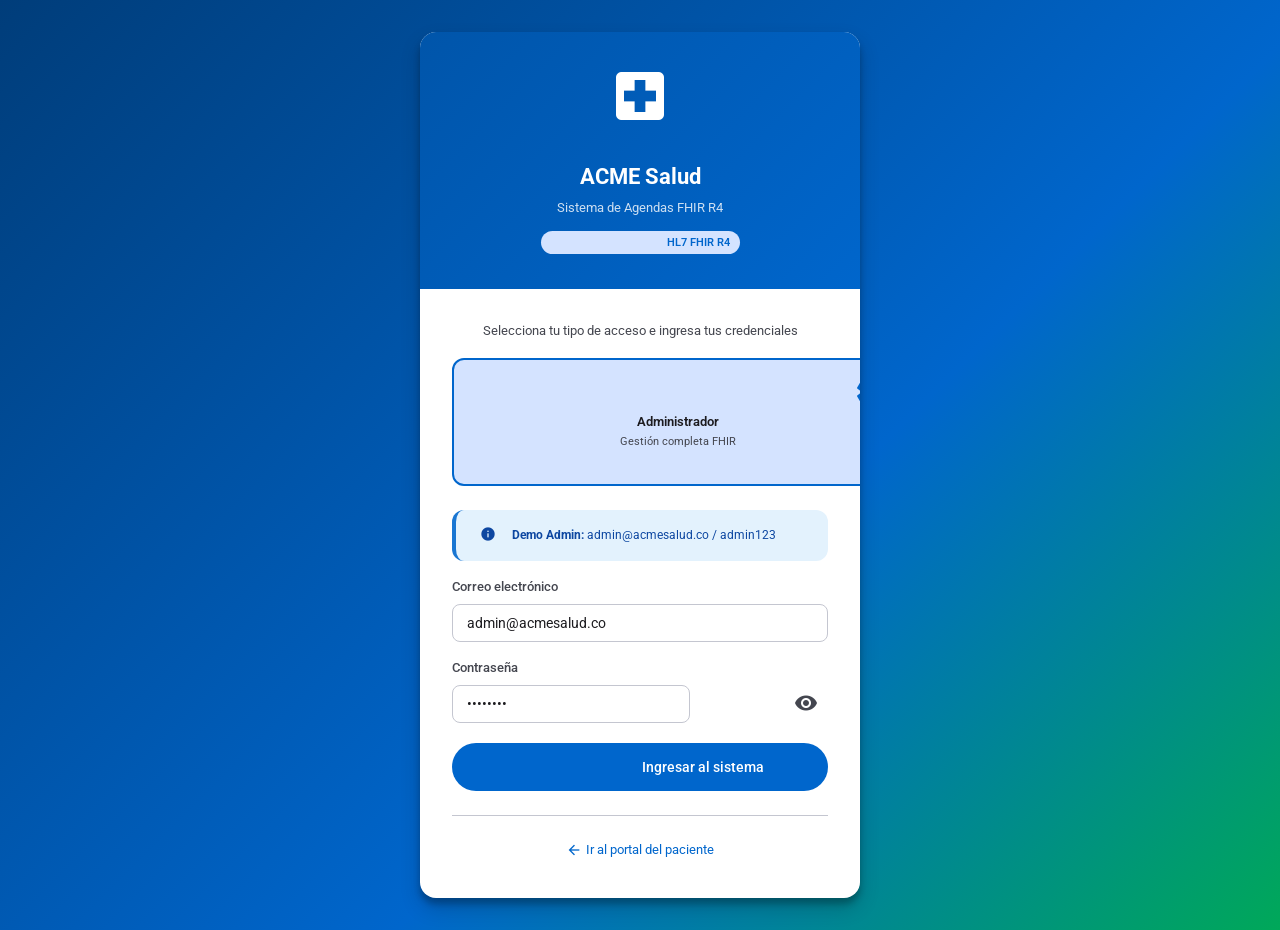
<file: backend-html/index.html>
<!doctype html>
<html lang="es">
<head>
  <meta charset="UTF-8"/>
  <meta name="viewport" content="width=device-width, initial-scale=1.0"/>
  <title>Dashboard - ACME Salud FHIR</title>
  <link href="https://fonts.googleapis.com/css2?family=Roboto:wght@300;400;500;700&display=swap" rel="stylesheet"/>
  <link href="https://fonts.googleapis.com/icon?family=Material+Icons" rel="stylesheet"/>
  <link rel="stylesheet" href="css/dashboard.css"/>
<script src="js/sweetalert2.min.js"></script>
</head>
<body>
<div class="dashboard-layout">

  <!-- SIDEBAR -->
  <aside class="sidebar">
    <div class="sidebar-brand">
      <span class="material-icons brand-icon">local_hospital</span>
      <div>
        <div class="brand-name">ACME Salud</div>
        <div class="brand-sub">Sistema FHIR R4</div>
      </div>
    </div>
    <div class="sidebar-user">
      <div class="user-avatar"><span class="material-icons">person</span></div>
      <div class="user-info">
        <div class="user-name" id="sidebar-user-name">Cargando...</div>
        <span class="user-role" id="sidebar-user-role">Admin</span>
      </div>
    </div>
    <nav class="sidebar-nav">
      <div class="nav-section-title">Principal</div>
      <a class="nav-item active" href="index.html"><span class="material-icons">dashboard</span> Dashboard</a>
      <a class="nav-item" href="appointments.html"><span class="material-icons">event</span> Citas (Appointment) <span class="nav-badge" id="badge-apt">0</span></a>

      <div class="nav-section-title">Recursos FHIR</div>
      <a class="nav-item" href="organizations.html"><span class="material-icons">business</span> Organization</a>
      <a class="nav-item" href="locations.html"><span class="material-icons">location_on</span> Location</a>
      <a class="nav-item" href="patients.html"><span class="material-icons">people</span> Patient</a>
      <a class="nav-item" href="coverage.html"><span class="material-icons">health_and_safety</span> Coverage</a>
      <a class="nav-item" href="practitioners.html"><span class="material-icons">medical_services</span> Practitioner</a>
      <a class="nav-item" href="healthcare-services.html"><span class="material-icons">local_hospital</span> HealthcareService</a>
      <a class="nav-item" href="schedules.html"><span class="material-icons">calendar_month</span> Schedule &amp; Slot</a>

      <a class="nav-item" href="fhir-console.html"><span class="material-icons">terminal</span> Consola FHIR <span class="nav-badge">API</span></a>
      <div class="nav-section-title">Portal</div>
      <a class="nav-item" href="../agenda/" target="_blank"><span class="material-icons">open_in_new</span> Portal Paciente</a>
    </nav>
    <div class="sidebar-footer">
      <button class="logout-btn" data-logout>
        <span class="material-icons">logout</span> Cerrar sesión
      </button>
    </div>
  </aside>

  <!-- MAIN -->
  <div class="main-content">
    <header class="topbar">
      <div class="topbar-left">
        <button class="icon-btn" id="sidebar-toggle"><span class="material-icons">menu</span></button>
        <div>
          <div class="topbar-title">Dashboard Administrativo</div>
          <div class="breadcrumb">Vista general del sistema FHIR</div>
        </div>
      </div>
      <div class="topbar-right">
        <span class="fhir-badge"><span class="material-icons" style="font-size:14px">verified</span> FHIR R4</span>
        <button class="icon-btn" title="Actualizar" onclick="loadDashboard()"><span class="material-icons">refresh</span></button>
      </div>
    </header>

    <main class="page-content">

      <!-- Flujo FHIR -->
      <div class="fhir-flow mb-lg">
        <span class="material-icons" style="font-size:18px;color:var(--md-sys-color-on-primary-container)">info</span>
        <span style="font-size:12px;color:var(--md-sys-color-on-primary-container);font-weight:500">Flujo FHIR:</span>
        <span class="fhir-resource-chip">Organization</span>
        <span class="fhir-flow-arrow material-icons">arrow_forward</span>
        <span class="fhir-resource-chip">Patient + Coverage</span>
        <span class="fhir-flow-arrow material-icons">arrow_forward</span>
        <span class="fhir-resource-chip">Practitioner / PractitionerRole</span>
        <span class="fhir-flow-arrow material-icons">arrow_forward</span>
        <span class="fhir-resource-chip">Schedule + Slot</span>
        <span class="fhir-flow-arrow material-icons">arrow_forward</span>
        <span class="fhir-resource-chip">Appointment</span>
        <span class="fhir-flow-arrow material-icons">arrow_forward</span>
        <span class="fhir-resource-chip">AppointmentResponse</span>
      </div>

      <!-- Estadísticas -->
      <div class="stats-grid" id="stats-grid">
        <div class="stat-card"><div class="stat-icon blue"><span class="material-icons">business</span></div><div class="stat-info"><div class="stat-value" id="stat-orgs">-</div><div class="stat-label">Organizations</div></div></div>
        <div class="stat-card"><div class="stat-icon green"><span class="material-icons">people</span></div><div class="stat-info"><div class="stat-value" id="stat-pats">-</div><div class="stat-label">Patients</div></div></div>
        <div class="stat-card"><div class="stat-icon purple"><span class="material-icons">medical_services</span></div><div class="stat-info"><div class="stat-value" id="stat-pracs">-</div><div class="stat-label">Practitioners</div></div></div>
        <div class="stat-card"><div class="stat-icon teal"><span class="material-icons">calendar_month</span></div><div class="stat-info"><div class="stat-value" id="stat-scheds">-</div><div class="stat-label">Schedules</div></div></div>
        <div class="stat-card"><div class="stat-icon orange"><span class="material-icons">event_available</span></div><div class="stat-info"><div class="stat-value" id="stat-slots">-</div><div class="stat-label">Slots libres</div></div></div>
        <div class="stat-card"><div class="stat-icon blue"><span class="material-icons">event</span></div><div class="stat-info"><div class="stat-value" id="stat-apts">-</div><div class="stat-label">Appointments</div></div></div>
      </div>

      <!-- Citas recientes + accesos rápidos -->
      <div style="display:grid;grid-template-columns:1fr 360px;gap:24px;align-items:start" class="dashboard-grid">

        <!-- Citas recientes -->
        <div class="crud-card">
          <div class="crud-header">
            <div>
              <div class="crud-title">Citas Recientes</div>
              <div class="crud-subtitle">Últimas citas registradas en el sistema</div>
            </div>
            <a href="appointments.html" class="btn btn-outlined btn-sm">Ver todas <span class="material-icons" style="font-size:16px">open_in_new</span></a>
          </div>
          <div class="table-container">
            <table>
              <thead>
                <tr>
                  <th>ID FHIR</th>
                  <th>Paciente</th>
                  <th>Servicio</th>
                  <th>Fecha/Hora</th>
                  <th>Estado</th>
                </tr>
              </thead>
              <tbody id="appointments-table"></tbody>
            </table>
          </div>
        </div>

        <!-- Accesos rápidos -->
        <div style="display:flex;flex-direction:column;gap:16px">
          <div class="crud-card p-md">
            <div class="crud-title mb-md" style="font-size:16px">Acciones rápidas</div>
            <div style="display:flex;flex-direction:column;gap:8px">
              <a href="appointments.html?new=1" class="btn btn-primary w-full" style="justify-content:flex-start">
                <span class="material-icons">add_circle</span> Nueva Cita
              </a>
              <a href="patients.html?new=1" class="btn btn-secondary w-full" style="justify-content:flex-start">
                <span class="material-icons">person_add</span> Registrar Paciente
              </a>
              <a href="schedules.html?new=1" class="btn btn-outlined w-full" style="justify-content:flex-start">
                <span class="material-icons">calendar_month</span> Crear Agenda
              </a>
              <a href="organizations.html?new=1" class="btn btn-outlined w-full" style="justify-content:flex-start">
                <span class="material-icons">add_business</span> Nueva Organización
              </a>
            </div>
          </div>

          <!-- Slots disponibles -->
          <div class="crud-card p-md">
            <div class="crud-title mb-md" style="font-size:16px">Próximos Slots libres</div>
            <div id="free-slots-list"></div>
          </div>
        </div>
      </div>

    </main>
  </div>
</div>

<div class="toast-container"></div>

<script src="js/fhir-client.js"></script>
<script src="js/config.js"></script>
<script src="js/fhir-inspector.js"></script>
<script src="js/fhir-inspector-ui.js"></script>
<script>
const session = requireAuth(['admin']);
if (session) {
  renderSidebarUser(session);
  function initPage() {
    loadDashboard();
  }
  if (Object.keys(dataCache).length > 0) {
    initPage();
  } else {
    document.addEventListener('fhirCacheReady', initPage, { once: true });
  }
}

function toast(icon, title, text) {
  try { if (typeof Swal !== 'undefined' && Swal.fire) Swal.fire({ icon, title, text, timer: 2000, showConfirmButton: false }); else alert(title); } catch (e) { console.warn('toast err', e); }
}

function loadDashboard() {
  const orgs  = getResources('Organization');
  const pats  = getResources('Patient');
  const pracs = getResources('Practitioner');
  const scheds = getResources('Schedule');
  const slots  = getResources('Slot');
  const apts   = getResources('Appointment');

  document.getElementById('stat-orgs').textContent  = orgs.length;
  document.getElementById('stat-pats').textContent  = pats.length;
  document.getElementById('stat-pracs').textContent = pracs.length;
  document.getElementById('stat-scheds').textContent = scheds.length;
  document.getElementById('stat-slots').textContent  = slots.filter(s => s.status === 'free').length;
  document.getElementById('stat-apts').textContent   = apts.length;

  const badge = document.getElementById('badge-apt');
  if (badge) badge.textContent = apts.length;

  // Tabla citas
  const tbody = document.getElementById('appointments-table');
  tbody.innerHTML = '';
  [...apts].reverse().slice(0, 8).forEach(apt => {
    const patient = apt.participant?.find(p => p.actor?.reference?.startsWith('Patient/'));
    const service = apt.serviceType?.[0]?.text || apt.serviceType?.[0]?.coding?.[0]?.display || '-';
    const statusBadge = {
      booked: 'badge-booked', pending: 'badge-pending',
      cancelled: 'badge-cancelled', fulfilled: 'badge-fulfilled'
    };
    const tr = document.createElement('tr');
    tr.innerHTML = `
      <td><span class="fhir-id">${apt.id}</span></td>
      <td class="fw-500">${patient?.actor?.display || '-'}</td>
      <td>${service}</td>
      <td class="text-sm">${formatDateTime(apt.start)}</td>
      <td><span class="badge ${statusBadge[apt.status] || 'badge-inactive'}">${apt.status}</span></td>
    `;
    tbody.appendChild(tr);
  });

  if (!apts.length) tbody.innerHTML = '<tr><td colspan="5" style="text-align:center;color:var(--md-sys-color-on-surface-variant);padding:32px">Sin citas registradas</td></tr>';

  // Slots libres
  const freeSlots = slots.filter(s => s.status === 'free').slice(0, 5);
  const freeSlotsEl = document.getElementById('free-slots-list');
  freeSlotsEl.innerHTML = freeSlots.length
    ? freeSlots.map(sl => {
        const sched = getResource('Schedule', sl.schedule?.reference?.replace('Schedule/', ''));
        const actor = sched?.actor?.[0]?.display || 'Médico';
        return `<div style="display:flex;justify-content:space-between;align-items:center;padding:8px 0;border-bottom:1px solid var(--md-sys-color-outline-variant);font-size:13px">
          <div><div class="fw-500">${actor}</div><div class="text-muted text-xs">${formatDateTime(sl.start)}</div></div>
          <span class="badge badge-active">Libre</span>
        </div>`;
      }).join('')
    : '<p class="text-muted text-sm">No hay slots disponibles</p>';
}
</script>
</body>
</html>
</file>
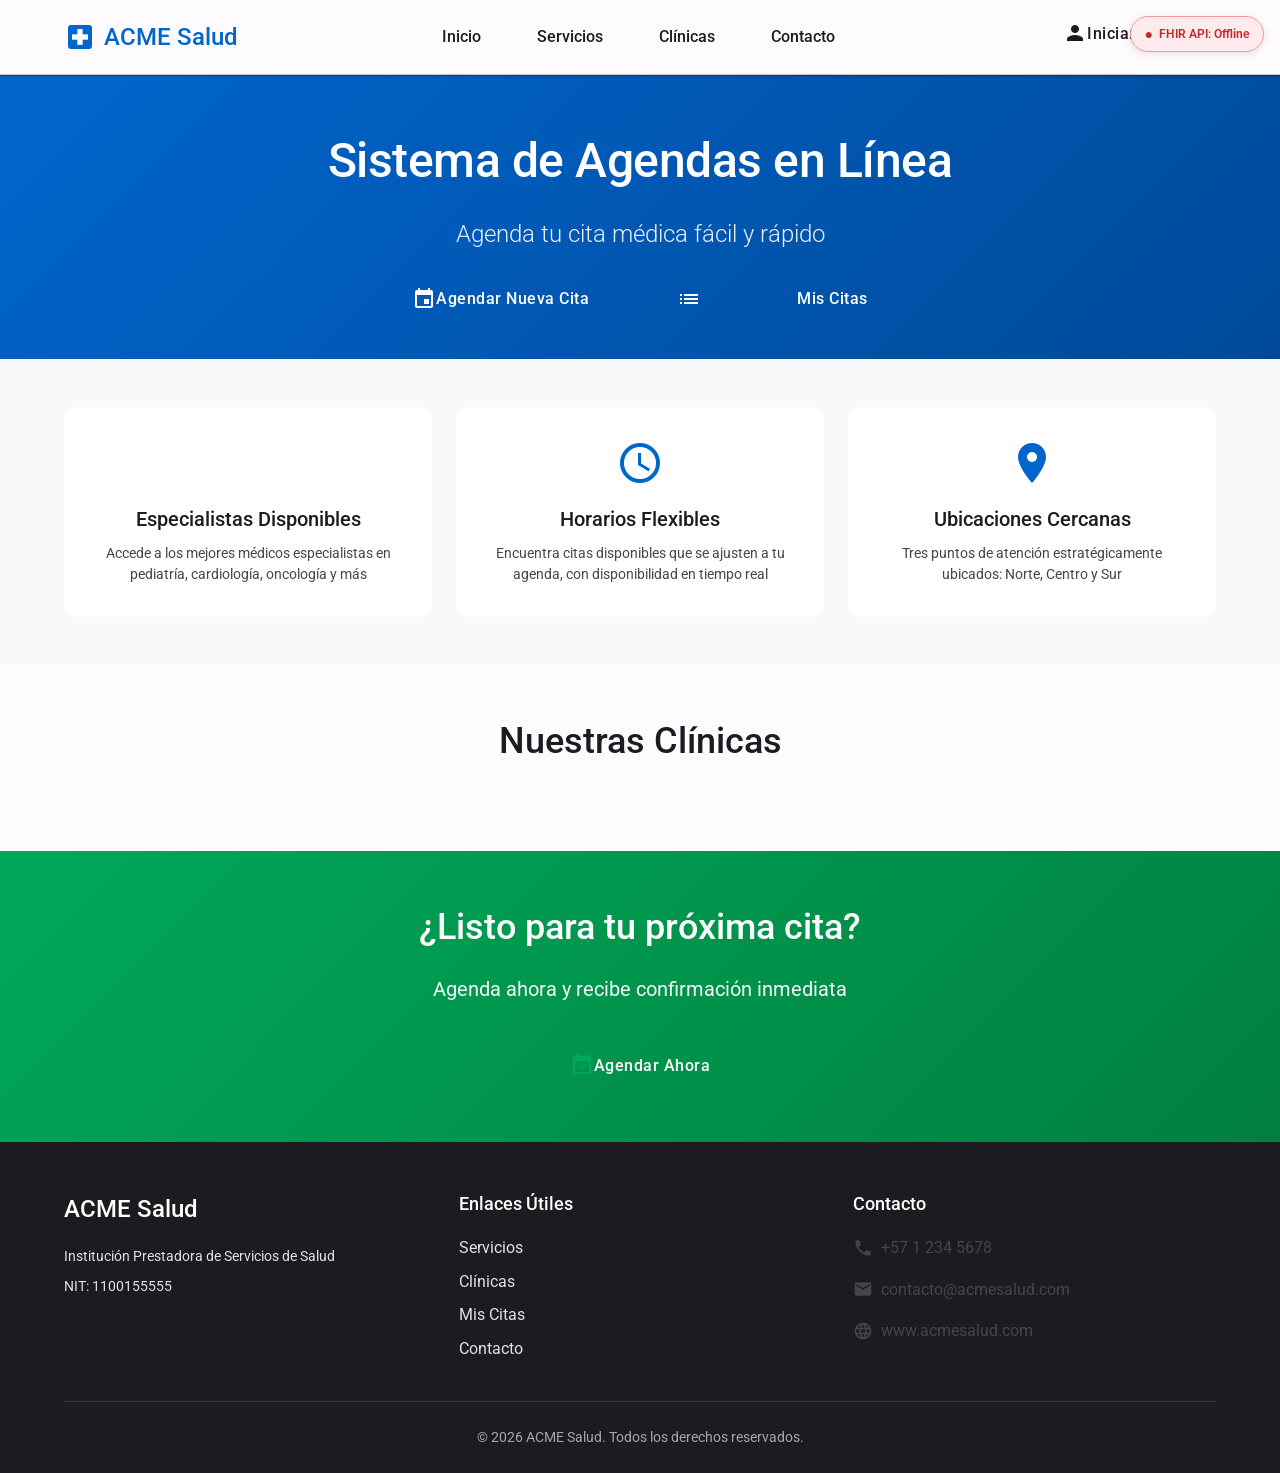
<file: frontend-html/index.html>
<!doctype html>
<html lang="es">
  <head>
    <meta charset="UTF-8" />
    <meta name="viewport" content="width=device-width, initial-scale=1.0" />
    <title>ACME Salud - Sistema de Agendas</title>

    <!-- Material Design 3 -->
    <link href="https://fonts.googleapis.com/css2?family=Roboto:wght@300;400;500;700&display=swap" rel="stylesheet" />
    <link href="https://fonts.googleapis.com/icon?family=Material+Icons" rel="stylesheet" />

    <!-- Material Web Components -->
    <script type="importmap">
      {
        "imports": {
          "@material/web/": "https://esm.run/@material/web/"
        }
      }
    </script>
    <script type="module">
      import "@material/web/all.js";
      import { styles as typescaleStyles } from "@material/web/typography/md-typescale-styles.js";
      document.adoptedStyleSheets.push(typescaleStyles.styleSheet);
    </script>

    <link rel="stylesheet" href="css/styles.css" />
  </head>
  <body>
    <!-- Header -->
    <header class="top-app-bar">
      <div class="container">
        <div class="app-bar-content">
          <div class="logo-section">
            <span class="material-icons logo-icon">local_hospital</span>
            <h1 class="logo-text">ACME Salud</h1>
          </div>
          <nav class="nav-menu">
            <a href="index.html" class="nav-link active">Inicio</a>
            <a href="#servicios" class="nav-link">Servicios</a>
            <a href="#clinicas" class="nav-link">Clínicas</a>
            <a href="#contacto" class="nav-link">Contacto</a>
          </nav>
          <div class="actions">
            <md-filled-button href="../panel/login.html">
              <span class="material-icons" slot="icon">person</span>
              Iniciar Sesión
            </md-filled-button>
          </div>
        </div>
      </div>
    </header>

    <!-- Hero Section -->
    <section class="hero">
      <div class="container">
        <div class="hero-content">
          <h1 class="hero-title">Sistema de Agendas en Línea</h1>
          <p class="hero-subtitle">Agenda tu cita médica fácil y rápido</p>

          <div class="hero-actions">
            <md-filled-button class="primary-action" onclick="window.location.href = 'agendar-cita.html'">
              <span class="material-icons" slot="icon">event</span>
              Agendar Nueva Cita
            </md-filled-button>
            <md-outlined-button onclick="window.location.href = '../backend-html/login.html'">
              <span class="material-icons" slot="icon">list_alt</span>
              Mis Citas
            </md-outlined-button>
          </div>
        </div>
      </div>
    </section>

    <!-- Features Section -->
    <section class="features">
      <div class="container">
        <div class="features-grid">
          <md-elevation-card class="feature-card">
            <div class="card-content">
              <span class="material-icons feature-icon">medical_services</span>
              <h3>Especialistas Disponibles</h3>
              <p>Accede a los mejores médicos especialistas en pediatría, cardiología, oncología y más</p>
            </div>
          </md-elevation-card>

          <md-elevation-card class="feature-card">
            <div class="card-content">
              <span class="material-icons feature-icon">schedule</span>
              <h3>Horarios Flexibles</h3>
              <p>Encuentra citas disponibles que se ajusten a tu agenda, con disponibilidad en tiempo real</p>
            </div>
          </md-elevation-card>

          <md-elevation-card class="feature-card">
            <div class="card-content">
              <span class="material-icons feature-icon">location_on</span>
              <h3>Ubicaciones Cercanas</h3>
              <p>Tres puntos de atención estratégicamente ubicados: Norte, Centro y Sur</p>
            </div>
          </md-elevation-card>
        </div>
      </div>
    </section>

    <!-- Clinicas Section -->
    <section class="clinicas" id="clinicas">
      <div class="container">
        <h2 class="section-title">Nuestras Clínicas</h2>

        <div class="clinicas-grid" id="clinicas-grid">
        </div>
      </div>
    </section>

    <!-- Call to Action -->
    <section class="cta">
      <div class="container">
        <div class="cta-content">
          <h2>¿Listo para tu próxima cita?</h2>
          <p>Agenda ahora y recibe confirmación inmediata</p>
          <md-filled-button onclick="window.location.href = 'agendar-cita.html'" class="cta-button">
            <span class="material-icons" slot="icon">event_available</span>
            Agendar Ahora
          </md-filled-button>
        </div>
      </div>
    </section>

    <!-- Footer -->
    <footer class="footer">
      <div class="container">
        <div class="footer-content">
          <div class="footer-section">
            <h3>ACME Salud</h3>
            <p>Institución Prestadora de Servicios de Salud</p>
            <p>NIT: 1100155555</p>
          </div>

          <div class="footer-section">
            <h4>Enlaces Útiles</h4>
            <ul>
              <li><a href="#servicios">Servicios</a></li>
              <li><a href="#clinicas">Clínicas</a></li>
              <li><a href="../backend-html/login.html">Mis Citas</a></li>
              <li><a href="#contacto">Contacto</a></li>
            </ul>
          </div>

          <div class="footer-section">
            <h4>Contacto</h4>
            <div class="contact-info">
              <div class="info-row">
                <span class="material-icons small">phone</span>
                <span>+57 1 234 5678</span>
              </div>
              <div class="info-row">
                <span class="material-icons small">email</span>
                <span>contacto@acmesalud.com</span>
              </div>
              <div class="info-row">
                <span class="material-icons small">language</span>
                <span>www.acmesalud.com</span>
              </div>
            </div>
          </div>
        </div>

        <div class="footer-bottom">
          <p>&copy; 2026 ACME Salud. Todos los derechos reservados.</p>
        </div>
      </div>
    </footer>

    <script src="js/config.js"></script>
    <script src="js/main.js"></script>
    <script>
      document.addEventListener("DOMContentLoaded", async function() {
        const badge = document.createElement('div');
        badge.style.cssText = 'position:fixed;top:16px;right:16px;display:flex;align-items:center;gap:6px;background:#e8f5e9;color:#2e7d32;padding:6px 14px;border-radius:20px;font-size:12px;font-weight:600;z-index:1000;border:1px solid #a5d6a7;font-family:Roboto,sans-serif;box-shadow:0 2px 8px rgba(0,0,0,0.1)';
        badge.innerHTML = '<span style="font-size:14px">●</span> Cargando...';
        document.body.appendChild(badge);

        try {
          const [locResp, hsResp] = await Promise.all([
            fetch(API_BASE_URL + '/Location'),
            fetch(API_BASE_URL + '/HealthcareService')
          ]);

          if (locResp.ok) {
            const locBundle = await locResp.json();
            let hsByLoc = {};
            if (hsResp.ok) {
              const hsBundle = await hsResp.json();
              (hsBundle.entry || []).forEach(e => {
                const r = e.resource;
                (r.location || []).forEach(l => {
                  const lid = l.reference?.replace('Location/', '');
                  if (lid) {
                    if (!hsByLoc[lid]) hsByLoc[lid] = [];
                    hsByLoc[lid].push(r.name || r.type?.[0]?.coding?.[0]?.display || 'Servicio');
                  }
                });
              });
            }

            const grid = document.getElementById('clinicas-grid');
            grid.innerHTML = (locBundle.entry || []).map(e => {
              const r = e.resource;
              const addr = r.address || {};
              const telecom = r.telecom || [];
              const phone = telecom.find(t => t.system === 'phone')?.value || '';
              const services = hsByLoc[r.id] || [];
              return `
                <md-outlined-card class="clinica-card">
                  <div class="clinica-header">
                    <span class="material-icons clinica-icon">business</span>
                    <h3>${r.name || r.id}</h3>
                  </div>
                  <div class="clinica-body">
                    <div class="info-row">
                      <span class="material-icons small">pin_drop</span>
                      <span>${addr.line?.join(', ') || ''}, ${addr.city || ''}</span>
                    </div>
                    ${phone ? `<div class="info-row"><span class="material-icons small">phone</span><span>${phone}</span></div>` : ''}
                    ${services.length > 0 ? `
                      <div class="servicios-list">
                        <h4>Servicios:</h4>
                        <ul>${services.map(s => `<li>${s}</li>`).join('')}</ul>
                      </div>` : ''}
                    <md-text-button><span class="material-icons" slot="icon">map</span>Ver Mapa</md-text-button>
                  </div>
                </md-outlined-card>`;
            }).join('');
          }

          badge.innerHTML = '<span style="font-size:14px;color:#2e7d32">●</span> FHIR API: Conectado';
          badge.style.background = '#e8f5e9';
          badge.style.color = '#2e7d32';
          badge.style.borderColor = '#a5d6a7';
        } catch (e) {
          badge.innerHTML = '<span style="font-size:14px;color:#c62828">●</span> FHIR API: Offline';
          badge.style.background = '#ffebee';
          badge.style.color = '#c62828';
          badge.style.borderColor = '#ef9a9a';
        }
      });
    </script>
  </body>
</html>
</file>
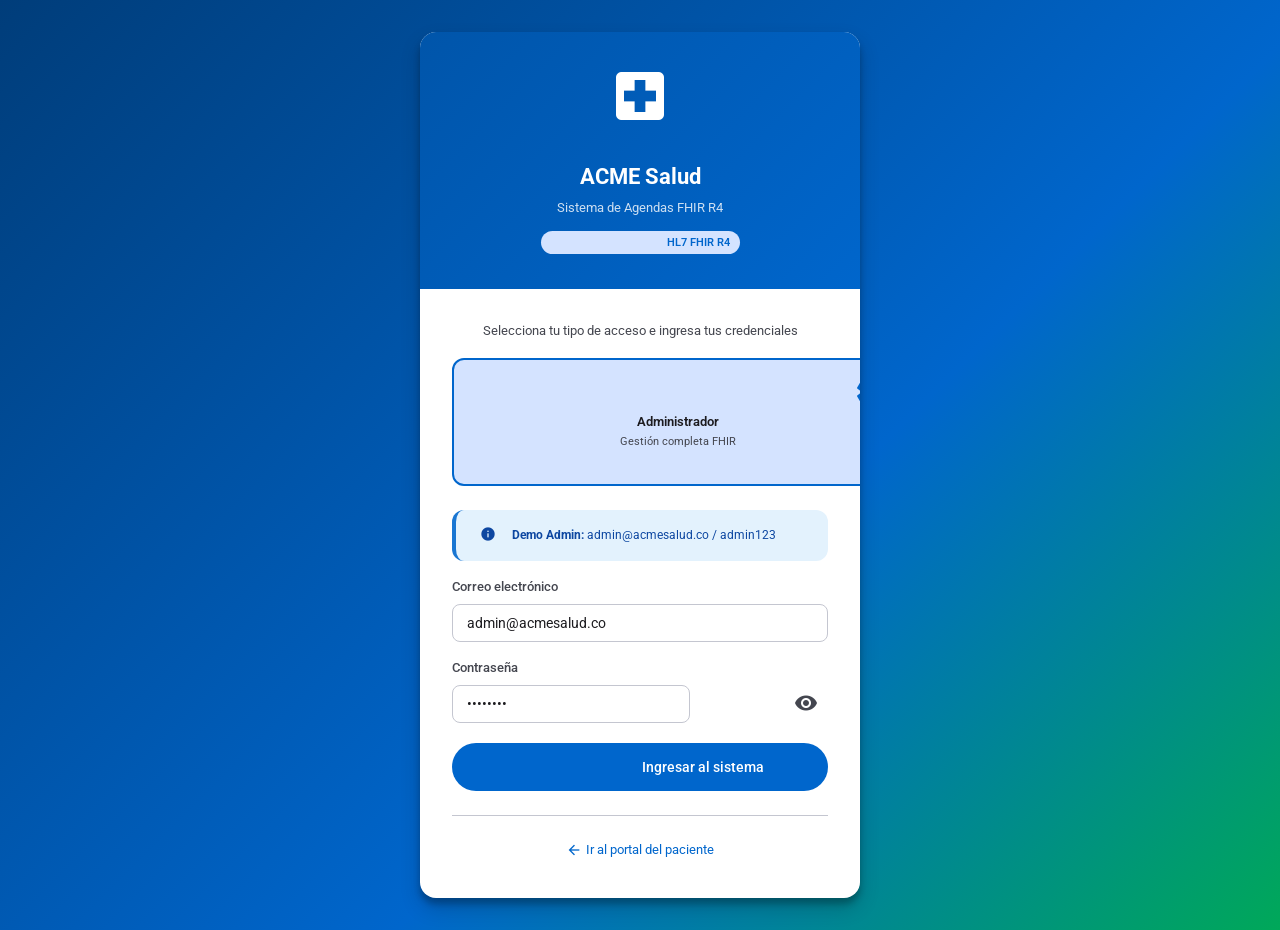
<file: backend-html/appointments.html>
<!doctype html>
<html lang="es">
<head>
  <meta charset="UTF-8"/>
  <meta name="viewport" content="width=device-width, initial-scale=1.0"/>
  <title>Appointments - ACME Salud FHIR</title>
  <link href="https://fonts.googleapis.com/css2?family=Roboto:wght@300;400;500;700&display=swap" rel="stylesheet"/>
  <link href="https://fonts.googleapis.com/icon?family=Material+Icons" rel="stylesheet"/>
  <link rel="stylesheet" href="css/dashboard.css"/>
<script src="js/sweetalert2.min.js"></script>
  <style>
    .status-flow {
      display: flex;
      gap: 8px;
      align-items: center;
      flex-wrap: wrap;
      padding: 12px 16px;
      background: #f8f9fc;
      border-radius: 12px;
      margin-bottom: 20px;
    }
    .status-node {
      display: flex;
      align-items: center;
      gap: 6px;
      padding: 6px 14px;
      border-radius: 20px;
      font-size: 12px;
      font-weight: 600;
      border: 2px solid;
    }
    .status-node.proposed  { background: #ede7f6; color: #4527a0; border-color: #7e57c2; }
    .status-node.pending   { background: #fff8e1; color: #f57f17; border-color: #ffa000; }
    .status-node.booked    { background: #e3f2fd; color: #1565c0; border-color: #1976d2; }
    .status-node.fulfilled { background: #e8f5e9; color: #2e7d32; border-color: #388e3c; }
    .status-node.cancelled { background: #fce4ec; color: #c62828; border-color: #e53935; }
    .status-node.noshow    { background: #eceff1; color: #546e7a; border-color: #78909c; }
    .status-arrow { color: #9e9e9e; font-size: 18px; }

    .cancel-reason-list {
      display: grid;
      gap: 8px;
      margin-top: 12px;
    }
    .reason-option {
      border: 2px solid var(--md-sys-color-outline-variant);
      border-radius: 12px;
      padding: 10px 14px;
      cursor: pointer;
      transition: all 0.2s;
      display: flex;
      align-items: center;
      gap: 10px;
      font-size: 14px;
    }
    .reason-option:hover { border-color: var(--md-sys-color-error); background: var(--md-sys-color-error-container); }
    .reason-option.selected { border-color: var(--md-sys-color-error); background: var(--md-sys-color-error-container); }
    .reason-option .material-icons { color: var(--md-sys-color-error); font-size: 20px; }

    .appointment-response-card {
      background: linear-gradient(135deg, var(--md-sys-color-primary-container) 0%, var(--md-sys-color-secondary-container) 100%);
      border-radius: 16px;
      padding: 24px;
      margin-top: 20px;
    }
    .response-header { display: flex; align-items: center; gap: 12px; margin-bottom: 16px; }
    .response-icon { width: 48px; height: 48px; background: var(--md-sys-color-secondary); border-radius: 50%; display: flex; align-items: center; justify-content: center; }
    .response-icon .material-icons { color: #fff; font-size: 24px; }
    .response-details { display: grid; grid-template-columns: 1fr 1fr; gap: 12px; margin-top: 16px; }
    .response-detail { background: rgba(255,255,255,.6); border-radius: 10px; padding: 10px 14px; }
    .response-detail .rd-label { font-size: 11px; font-weight: 600; text-transform: uppercase; letter-spacing: 0.5px; color: var(--md-sys-color-on-surface-variant); }
    .response-detail .rd-value { font-size: 14px; font-weight: 600; margin-top: 2px; }
  </style>
</head>
<body>
<div class="dashboard-layout">
  <aside class="sidebar">
    <div class="sidebar-brand"><span class="material-icons brand-icon">local_hospital</span><div><div class="brand-name">ACME Salud</div><div class="brand-sub">Sistema FHIR R4</div></div></div>
    <div class="sidebar-user"><div class="user-avatar"><span class="material-icons">person</span></div><div class="user-info"><div class="user-name" id="sidebar-user-name">-</div><span class="user-role" id="sidebar-user-role">Admin</span></div></div>
    <nav class="sidebar-nav">
      <div class="nav-section-title">Principal</div>
      <a class="nav-item" href="index.html"><span class="material-icons">dashboard</span> Dashboard</a>
      <a class="nav-item active" href="appointments.html"><span class="material-icons">event</span> Citas (Appointment)</a>
      <div class="nav-section-title">Recursos FHIR</div>
      <a class="nav-item" href="organizations.html"><span class="material-icons">business</span> Organization</a>
      <a class="nav-item" href="locations.html"><span class="material-icons">location_on</span> Location</a>
      <a class="nav-item" href="patients.html"><span class="material-icons">people</span> Patient</a>
      <a class="nav-item" href="coverage.html"><span class="material-icons">health_and_safety</span> Coverage</a>
      <a class="nav-item" href="practitioners.html"><span class="material-icons">medical_services</span> Practitioner</a>
      <a class="nav-item" href="healthcare-services.html"><span class="material-icons">local_hospital</span> HealthcareService</a>
      <a class="nav-item" href="schedules.html"><span class="material-icons">calendar_month</span> Schedule &amp; Slot</a>
      <a class="nav-item" href="fhir-console.html"><span class="material-icons">terminal</span> Consola FHIR <span class="nav-badge">API</span></a>
      <div class="nav-section-title">Portal</div>
      <a class="nav-item" href="../agenda/" target="_blank"><span class="material-icons">open_in_new</span> Portal Paciente</a>
    </nav>
    <div class="sidebar-footer"><button class="logout-btn" data-logout><span class="material-icons">logout</span> Cerrar sesión</button></div>
  </aside>

  <div class="main-content">
    <header class="topbar">
      <div class="topbar-left">
        <button class="icon-btn" id="sidebar-toggle"><span class="material-icons">menu</span></button>
        <div><div class="topbar-title">Appointment &amp; AppointmentResponse</div><div class="breadcrumb">FHIR Resources · Gestión de citas médicas</div></div>
      </div>
      <div class="topbar-right">
        <span class="fhir-badge"><span class="material-icons" style="font-size:14px">verified</span> FHIR R4</span>
        <button class="btn btn-primary" onclick="openAptModal()"><span class="material-icons">add</span> Nueva Cita</button>
      </div>
    </header>

    <main class="page-content">

      <!-- Flujo de estados FHIR -->
      <div class="status-flow mb-lg">
        <span style="font-size:12px;font-weight:600;color:var(--md-sys-color-on-surface-variant)">Estado Appointment.status:</span>
        <div class="status-node proposed"><span class="material-icons" style="font-size:14px">pending</span> proposed</div>
        <span class="status-arrow material-icons">arrow_forward</span>
        <div class="status-node pending"><span class="material-icons" style="font-size:14px">hourglass_empty</span> pending</div>
        <span class="status-arrow material-icons">arrow_forward</span>
        <div class="status-node booked"><span class="material-icons" style="font-size:14px">event_available</span> booked</div>
        <span class="status-arrow material-icons">arrow_forward</span>
        <div class="status-node fulfilled"><span class="material-icons" style="font-size:14px">check_circle</span> fulfilled</div>
        <span style="margin:0 8px;color:#9e9e9e;font-size:12px">|</span>
        <div class="status-node cancelled"><span class="material-icons" style="font-size:14px">cancel</span> cancelled</div>
        <span class="status-arrow material-icons">arrow_forward</span>
        <div class="status-node noshow"><span class="material-icons" style="font-size:14px">person_off</span> noshow</div>
      </div>

      <!-- Filtros y estadísticas rápidas -->
      <div class="stats-grid" style="grid-template-columns:repeat(5,1fr);margin-bottom:20px" id="apt-stats"></div>

      <!-- Tabla principal -->
      <div class="crud-card">
        <div class="crud-header">
          <div><div class="crud-title">Citas registradas</div><div class="crud-subtitle" id="apt-count">Cargando...</div></div>
          <div class="crud-actions">
            <div class="search-field">
              <span class="material-icons" style="font-size:18px;color:var(--md-sys-color-on-surface-variant)">search</span>
              <input type="text" id="search-apt" placeholder="Buscar paciente o servicio..." oninput="filterApts()"/>
            </div>
            <div class="search-field">
              <span class="material-icons" style="font-size:18px;color:var(--md-sys-color-on-surface-variant)">filter_list</span>
              <select id="filter-status" onchange="filterApts()" style="border:none;background:none;outline:none;font-size:14px;cursor:pointer;min-width:130px">
                <option value="">Todos los estados</option>
                <option value="proposed">proposed</option>
                <option value="pending">pending</option>
                <option value="booked">booked</option>
                <option value="fulfilled">fulfilled</option>
                <option value="cancelled">cancelled</option>
                <option value="noshow">noshow</option>
              </select>
            </div>
          </div>
        </div>
        <div class="table-container">
          <table>
            <thead>
              <tr><th>ID FHIR</th><th>N° Cita</th><th>Paciente</th><th>Servicio / Especialidad</th><th>Médico</th><th>Fecha y Hora</th><th>Estado</th><th>Tipo</th><th>Acciones</th></tr>
            </thead>
            <tbody id="apts-table"></tbody>
          </table>
        </div>
        <div class="table-pagination"><span id="apt-pagination-info">-</span></div>
      </div>
    </main>
  </div>
</div>

<!-- ==========================================
     Modal: Nueva / Editar Appointment
     ========================================== -->
<div class="modal-overlay hidden" id="apt-modal">
  <div class="modal modal-lg">
    <div class="modal-header">
      <div class="modal-title"><span class="material-icons">event</span><span id="apt-modal-title">Nueva Cita (Appointment)</span></div>
      <button class="close-btn" onclick="closeModal('apt-modal')"><span class="material-icons">close</span></button>
    </div>
    <div class="modal-body">
      <div class="form-grid">
        <div class="form-section-title">Identificación FHIR</div>
        <div class="form-group">
          <label class="form-label">ID del recurso <span class="required">*</span></label>
          <input type="text" id="apt-id" class="form-control" placeholder="apt-001" required/>
        </div>
        <div class="form-group">
          <label class="form-label">N° de cita (identifier)</label>
          <input type="text" id="apt-identifier" class="form-control" placeholder="APT-2026-001234"/>
        </div>

        <div class="form-section-title">Tipo y Servicio</div>
        <div class="form-group">
          <label class="form-label">Tipo de cita</label>
          <select id="apt-type" class="form-control" onchange="recalcDuration()">
            <option value="ROUTINE|Primera vez">Primera vez</option>
            <option value="FOLLOWUP|Control">Control / Seguimiento</option>
            <option value="TELEMED_FOLLOWUP|Telemedicina Control">Telemedicina — Control</option>
            <option value="TELEMED_ROUTINE|Telemedicina Primera vez">Telemedicina — Primera vez</option>
            <option value="EMERGENCY|Urgencia">Urgencia</option>
          </select>
        </div>
        <div class="form-group">
          <label class="form-label">Especialidad / Servicio <span class="required">*</span></label>
          <select id="apt-service" class="form-control" required onchange="loadPractitionersByService();recalcDuration()">
          </select>
        </div>
        <div class="form-group full-width">
          <label class="form-label">Motivo de la consulta</label>
          <input type="text" id="apt-reason" class="form-control" placeholder="Descripción del motivo de la cita"/>
        </div>

        <div class="form-section-title">Participantes</div>
        <div class="form-group">
          <label class="form-label">Paciente <span class="required">*</span></label>
          <select id="apt-patient" class="form-control" required onchange="loadCoverage()"></select>
        </div>
        <div class="form-group">
          <label class="form-label">Médico (Practitioner) <span class="required">*</span></label>
          <select id="apt-practitioner" class="form-control" required></select>
        </div>

        <div class="form-section-title">Cobertura detectada y duración de consulta</div>
        <div class="form-group full-width" id="coverage-info-box">
          <div class="alert alert-warning"><span class="material-icons">info</span> Selecciona un paciente para ver su cobertura y el tiempo de consulta.</div>
        </div>
        <div class="form-group full-width" id="duration-display" style="display:none">
          <div style="background:#e8f5e9;border-radius:10px;padding:12px 16px;font-size:13px">
            <strong>Duración calculada según convenio:</strong>
            <span id="duration-value" style="font-size:18px;font-weight:700;color:#2e7d32;margin:0 8px">—</span> minutos
            <span id="duration-detail" style="color:#555;font-size:12px"></span>
          </div>
        </div>

        <div class="form-section-title">Slot y Fecha/Hora</div>
        <div class="form-group">
          <label class="form-label">Slot asignado</label>
          <select id="apt-slot" class="form-control"></select>
        </div>
        <div class="form-group">
          <label class="form-label">Inicio de la cita <span class="required">*</span></label>
          <input type="datetime-local" id="apt-start" class="form-control" required onchange="recalcDuration()"/>
        </div>
        <div class="form-group">
          <label class="form-label">Fin de la cita <span class="required">*</span></label>
          <input type="datetime-local" id="apt-end" class="form-control" required/>
        </div>
        <div class="form-group">
          <label class="form-label">Estado</label>
          <select id="apt-status" class="form-control">
            <option value="proposed">proposed</option>
            <option value="pending">pending</option>
            <option value="booked" selected>booked</option>
          </select>
        </div>
        <div class="form-group full-width">
          <label class="form-label">Comentarios / instrucciones</label>
          <textarea id="apt-comment" class="form-control" placeholder="Favor llegar 10 minutos antes con documentos" rows="2"></textarea>
        </div>
      </div>
    </div>
    <div class="modal-footer">
      <button class="btn btn-outlined" onclick="closeModal('apt-modal')">Cancelar</button>
      <button class="btn btn-primary" onclick="saveApt()"><span class="material-icons">event_available</span> Registrar Cita</button>
    </div>
  </div>
</div>

<!-- ==========================================
     Modal: Ver Appointment + AppointmentResponse
     ========================================== -->
<div class="modal-overlay hidden" id="view-apt-modal">
  <div class="modal modal-lg">
    <div class="modal-header">
      <div class="modal-title"><span class="material-icons">event</span><span id="view-apt-title">Detalle de Cita</span></div>
      <button class="close-btn" onclick="closeModal('view-apt-modal')"><span class="material-icons">close</span></button>
    </div>
    <div class="modal-body" id="view-apt-body"></div>
    <div class="modal-footer" id="view-apt-footer"></div>
  </div>
</div>

<!-- ==========================================
     Modal: Cancelar Appointment
     ========================================== -->
<div class="modal-overlay hidden" id="cancel-apt-modal">
  <div class="modal">
    <div class="modal-header">
      <div class="modal-title" style="color:var(--md-sys-color-error)">
        <span class="material-icons">cancel</span> Cancelar Cita (Appointment)
      </div>
      <button class="close-btn" onclick="closeModal('cancel-apt-modal')"><span class="material-icons">close</span></button>
    </div>
    <div class="modal-body">
      <div class="alert alert-warning mb-lg">
        <span class="material-icons">warning</span>
        <div>Al cancelar la cita, <strong>Appointment.status</strong> cambiará a <code>cancelled</code> y se registrará el <strong>Appointment.cancelationReason</strong> según FHIR R4.</div>
      </div>

      <p class="fw-500 mb-md">Cita: <span class="fhir-id" id="cancel-apt-id">-</span></p>
      <p class="text-sm text-muted mb-md" id="cancel-apt-desc">-</p>

      <label class="form-label mb-md">Selecciona el motivo de cancelación <span class="required">*</span></label>
      <div class="cancel-reason-list" id="cancel-reasons">
        <div class="reason-option" data-code="pat" data-display="Paciente" onclick="selectReason(this)">
          <span class="material-icons">person_off</span>
          <div><div class="fw-500">Por el paciente</div><div class="text-xs text-muted">El paciente no puede asistir</div></div>
        </div>
        <div class="reason-option" data-code="prov" data-display="Proveedor/Médico" onclick="selectReason(this)">
          <span class="material-icons">medical_services</span>
          <div><div class="fw-500">Por el médico/servicio</div><div class="text-xs text-muted">El profesional no puede atender</div></div>
        </div>
        <div class="reason-option" data-code="maint" data-display="Mantenimiento" onclick="selectReason(this)">
          <span class="material-icons">build</span>
          <div><div class="fw-500">Mantenimiento del equipo</div><div class="text-xs text-muted">El equipo médico requiere mantenimiento</div></div>
        </div>
        <div class="reason-option" data-code="oth-cms" data-display="Otro (sistema)" onclick="selectReason(this)">
          <span class="material-icons">info</span>
          <div><div class="fw-500">Otro motivo del sistema</div><div class="text-xs text-muted">Razón administrativa o de sistema</div></div>
        </div>
      </div>

      <div class="form-group mt-md">
        <label class="form-label">Detalle del motivo (Appointment.cancelationReason.text) <span class="required">*</span></label>
        <textarea id="cancel-reason-text" class="form-control" rows="3" placeholder="Describe detalladamente el motivo de cancelación..." required></textarea>
      </div>
    </div>
    <div class="modal-footer">
      <button class="btn btn-outlined" onclick="closeModal('cancel-apt-modal')">Volver</button>
      <button class="btn btn-danger" onclick="confirmCancel()">
        <span class="material-icons">cancel</span> Confirmar cancelación
      </button>
    </div>
  </div>
</div>



<div class="toast-container"></div>
<script src="js/fhir-client.js"></script>
<script src="js/config.js"></script>
<script src="js/duracion-convenio.js"></script>
<script src="js/fhir-inspector.js"></script>
<script src="js/fhir-inspector-ui.js"></script>
<script>
const session = requireAuth(['admin']);
if (session) {
  renderSidebarUser(session);
  function initPage() {
    populateServiceSelect();
    renderApts();
    renderAptStats();
    if (new URLSearchParams(location.search).get('new')) openAptModal();
  }

  function populateServiceSelect() {
    const sel = document.getElementById('apt-service');
    const services = getResources('HealthcareService') || [];
    const seen = {};
    sel.innerHTML = '<option value="">Seleccionar servicio</option>';
    services.forEach(hs => {
      (hs.type || []).forEach(t => {
        const c = t.coding?.[0];
        if (!c?.code || seen[c.code]) return;
        seen[c.code] = true;
        const cat = getServiceCategory(c.code);
        const opt = document.createElement('option');
        opt.value = `${c.code}|${c.display || c.code}|${cat}`;
        opt.textContent = c.display || c.code;
        sel.appendChild(opt);
      });
    });
  }
  if (Object.keys(dataCache).length > 0) {
    initPage();
  } else {
    document.addEventListener('fhirCacheReady', initPage, { once: true });
  }
}

function toast(icon, title, text) {
  try { if (typeof Swal !== 'undefined' && Swal.fire) Swal.fire({ icon, title, text, timer: 2000, showConfirmButton: false }); else alert(title); } catch (e) { console.warn('toast err', e); }
}

let editingAptId = null, cancelAptId = null, selectedCancelCode = null, selectedCancelDisplay = null;

// ==========================================
// Estadísticas
// ==========================================
function renderAptStats() {
  const apts = getResources('Appointment');
  const stats = [
    { label: 'Total', icon: 'event', color: 'blue', count: apts.length },
    { label: 'Booked', icon: 'event_available', color: 'blue', count: apts.filter(a => a.status === 'booked').length },
    { label: 'Pending', icon: 'hourglass_empty', color: 'orange', count: apts.filter(a => a.status === 'pending').length },
    { label: 'Fulfilled', icon: 'check_circle', color: 'green', count: apts.filter(a => a.status === 'fulfilled').length },
    { label: 'Cancelled', icon: 'cancel', color: 'red', count: apts.filter(a => a.status === 'cancelled').length },
  ];
  document.getElementById('apt-stats').innerHTML = stats.map(s =>
    `<div class="stat-card"><div class="stat-icon ${s.color}"><span class="material-icons">${s.icon}</span></div><div class="stat-info"><div class="stat-value">${s.count}</div><div class="stat-label">${s.label}</div></div></div>`
  ).join('');
}

// ==========================================
// Tabla de citas
// ==========================================
function renderApts(filter = '', statusFilter = '') {
  const all = getResources('Appointment');
  let filtered = all;
  if (filter) {
    filtered = filtered.filter(a => {
      const patient = a.participant?.find(p => p.actor?.reference?.startsWith('Patient/'))?.actor?.display || '';
      const service = a.serviceType?.[0]?.text || a.serviceType?.[0]?.coding?.[0]?.display || '';
      return (patient + service).toLowerCase().includes(filter.toLowerCase());
    });
  }
  if (statusFilter) filtered = filtered.filter(a => a.status === statusFilter);

  document.getElementById('apt-count').textContent = `${filtered.length} cita(s) registrada(s)`;
  document.getElementById('apt-pagination-info').textContent = `Mostrando ${filtered.length} de ${all.length}`;

  const statusBadge = { booked: 'badge-booked', pending: 'badge-pending', cancelled: 'badge-cancelled', fulfilled: 'badge-fulfilled', proposed: 'badge-proposed', noshow: 'badge-inactive' };
  const tbody = document.getElementById('apts-table');
  tbody.innerHTML = '';
  if (!filtered.length) { tbody.innerHTML = '<tr><td colspan="9" style="text-align:center;padding:40px;color:var(--md-sys-color-on-surface-variant)">No se encontraron citas</td></tr>'; return; }

  [...filtered].sort((a, b) => new Date(b.start || 0) - new Date(a.start || 0)).forEach(apt => {
    const patient = apt.participant?.find(p => p.actor?.reference?.startsWith('Patient/'));
    const practitioner = apt.participant?.find(p => p.actor?.reference?.startsWith('Practitioner/'));
    const service = apt.serviceType?.[0]?.text || apt.serviceType?.[0]?.coding?.[0]?.display || '-';
    const isCancelled = apt.status === 'cancelled';
    const isFulfilled = apt.status === 'fulfilled';
    const canCancel = !isCancelled && !isFulfilled;
    const tr = document.createElement('tr');
    tr.style.opacity = isCancelled ? '0.7' : '1';
    tr.innerHTML = `
      <td><span class="fhir-id">${apt.id}</span></td>
      <td class="text-xs text-muted">${apt.identifier?.[0]?.value || '-'}</td>
      <td><strong>${patient?.actor?.display || '-'}</strong></td>
      <td>${service}</td>
      <td>${practitioner?.actor?.display || '-'}</td>
      <td class="fw-500 text-sm">${formatDateTime(apt.start)}<br><span class="text-xs text-muted">${formatDateTime(apt.end)}</span></td>
      <td>
        <span class="badge ${statusBadge[apt.status] || 'badge-inactive'}">${apt.status}</span>
        ${isCancelled && apt.cancelationReason ? `<div class="text-xs text-muted mt-md" style="margin-top:4px" title="${apt.cancelationReason.text || ''}"><span class="material-icons" style="font-size:12px">info</span> ${apt.cancelationReason.coding?.[0]?.display || ''}</div>` : ''}
      </td>
      <td class="text-sm">${apt.appointmentType?.coding?.[0]?.display || '-'}</td>
      <td>
        <div style="display:flex;gap:4px;flex-wrap:wrap">
          <button class="btn btn-outlined btn-sm" onclick='viewApt(${JSON.stringify(apt.id)})'><span class="material-icons" style="font-size:16px">visibility</span></button>
          ${canCancel ? `<button class="btn btn-outlined btn-sm" onclick='editApt(${JSON.stringify(apt.id)})'><span class="material-icons" style="font-size:16px">edit</span></button>` : ''}
          ${canCancel ? `<button class="btn btn-danger btn-sm" onclick='openCancelModal(${JSON.stringify(apt.id)})'><span class="material-icons" style="font-size:16px">cancel</span> Cancelar</button>` : ''}
          <button class="btn btn-danger btn-sm btn-icon" title="Eliminar" onclick='openDeleteApt(${JSON.stringify(apt.id)})'><span class="material-icons" style="font-size:16px">delete</span></button>
        </div>
      </td>`;
    tbody.appendChild(tr);
  });
}

function filterApts() {
  renderApts(document.getElementById('search-apt').value, document.getElementById('filter-status').value);
}

// ==========================================
// Abrir modal nueva/editar cita
// ==========================================
function openAptModal(apt = null) {
  editingAptId = apt?.id || null;
  const patients = getResources('Patient');
  const pracs = getResources('Practitioner');
  const slots = getResources('Slot').filter(s => s.status === 'free');

  document.getElementById('apt-modal-title').textContent = apt ? 'Editar Cita' : 'Nueva Cita (Appointment)';
  document.getElementById('apt-id').value = apt?.id || '';
  document.getElementById('apt-id').disabled = !!apt;
  document.getElementById('apt-identifier').value = apt?.identifier?.[0]?.value || `APT-${new Date().getFullYear()}-${String(Date.now()).slice(-6)}`;
  document.getElementById('apt-type').value = apt?.appointmentType ? `${apt.appointmentType.coding[0].code}|${apt.appointmentType.coding[0].display}` : 'ROUTINE|Primera vez';
  document.getElementById('apt-reason').value = apt?.reasonCode?.[0]?.text || '';
  document.getElementById('apt-comment').value = apt?.comment || '';
  document.getElementById('apt-status').value = apt?.status || 'booked';

  document.getElementById('apt-patient').innerHTML = patients.map(p => `<option value="${p.id}">${getPatientName(p)}</option>`).join('');
  document.getElementById('apt-practitioner').innerHTML = pracs.map(p => `<option value="${p.id}">${getPatientName(p)}</option>`).join('');
  document.getElementById('apt-slot').innerHTML = '<option value="">Sin slot asignado</option>' + slots.map(s => {
    const sched = getResource('Schedule', s.schedule?.reference?.replace('Schedule/', ''));
    return `<option value="${s.id}">${formatDateTime(s.start)} – ${sched?.actor?.[0]?.display || s.schedule?.reference}</option>`;
  }).join('');

  if (apt) {
    const patRef = apt.participant?.find(p => p.actor?.reference?.startsWith('Patient/'))?.actor?.reference?.replace('Patient/', '');
    const pracRef = apt.participant?.find(p => p.actor?.reference?.startsWith('Practitioner/'))?.actor?.reference?.replace('Practitioner/', '');
    if (patRef) document.getElementById('apt-patient').value = patRef;
    if (pracRef) document.getElementById('apt-practitioner').value = pracRef;
    document.getElementById('apt-slot').value = apt.slot?.[0]?.reference?.replace('Slot/', '') || '';
    document.getElementById('apt-start').value = apt.start ? apt.start.substring(0, 16) : '';
    document.getElementById('apt-end').value = apt.end ? apt.end.substring(0, 16) : '';
    const svc = apt.serviceType?.[0]?.coding?.[0];
    if (svc) document.getElementById('apt-service').value = `${svc.code}|${svc.text || svc.display}`;
    loadCoverage();
  }
  openModal('apt-modal');
}

// DURACION_CONVENIO, getInsurerId y calcularDuracion viven en js/duracion-convenio.js
// (compartido con el portal del paciente en frontend-html/js/duracion-convenio.js)

function recalcDuration() {
  const patId = document.getElementById('apt-patient').value;
  const aptTypeVal = document.getElementById('apt-type').value.split('|')[0];
  const svcParts = document.getElementById('apt-service').value.split('|');
  const serviceCategory = svcParts[2] || 'general';
  const cov = getResources('Coverage').find(c => c.beneficiary?.reference === `Patient/${patId}`);
  const insurerId = getInsurerId(cov);
  const dur = calcularDuracion(aptTypeVal, serviceCategory, insurerId);
  const display = document.getElementById('duration-display');
  if (dur && cov) {
    document.getElementById('duration-value').textContent = dur;
    const aptTypeName = document.getElementById('apt-type').options[document.getElementById('apt-type').selectedIndex].text;
    const svcName = svcParts[1] || '';
    document.getElementById('duration-detail').textContent = `(${aptTypeName} · ${svcName} · ${cov.payor?.[0]?.display || ''})`;
    display.style.display = 'block';
    // Auto-calcular end si hay start
    const startVal = document.getElementById('apt-start').value;
    if (startVal) {
      const startDate = new Date(startVal);
      const endDate = new Date(startDate.getTime() + dur * 60000);
      document.getElementById('apt-end').value = endDate.toISOString().substring(0, 16);
    }
  } else {
    display.style.display = 'none';
  }
}

function loadCoverage() {
  const patId = document.getElementById('apt-patient').value;
  const cov = getResources('Coverage').find(c => c.beneficiary?.reference === `Patient/${patId}`);
  const box = document.getElementById('coverage-info-box');
  if (cov) {
    const insurerId = getInsurerId(cov);
    const insName = cov.payor?.[0]?.display || '';
    const dur = cov._consultaDuracion || 20;
    const tableRows = [
      ['Primera vez med. general',       DURACION_CONVENIO.ROUTINE?.general?.[insurerId]],
      ['Primera vez especializada',       DURACION_CONVENIO.ROUTINE?.especializada?.[insurerId]],
      ['Control med. general',            DURACION_CONVENIO.FOLLOWUP?.general?.[insurerId]],
      ['Control especializada',           DURACION_CONVENIO.FOLLOWUP?.especializada?.[insurerId]],
      ['Telemedicina control general',    DURACION_CONVENIO.TELEMED_FOLLOWUP?.general?.[insurerId]],
      ['Telemedicina control especializ.',DURACION_CONVENIO.TELEMED_FOLLOWUP?.especializada?.[insurerId]],
    ].map(([label, min]) => min ? `<tr><td style="padding:2px 8px;font-size:12px">${label}</td><td style="padding:2px 8px;font-size:12px;font-weight:700;color:#1565c0">${min} min</td></tr>` : '').join('');
    box.innerHTML = `<div class="alert alert-success" style="align-items:flex-start"><span class="material-icons">health_and_safety</span>
      <div style="flex:1"><strong>${insName}</strong> · ${cov.class?.[0]?.name || cov.type?.coding?.[0]?.display || ''}
      <br/>Vigencia: ${formatDate(cov.period?.start)} – ${formatDate(cov.period?.end)}
      ${insurerId ? `<br/><br/><strong>Tiempos de consulta según convenio:</strong><table style="margin-top:4px">${tableRows}</table>` : ''}
      </div></div>`;
    recalcDuration();
  } else {
    box.innerHTML = `<div class="alert alert-warning"><span class="material-icons">warning</span> Este paciente no tiene cobertura registrada. <a href="coverage.html" class="text-primary">Registrar Coverage</a></div>`;
    document.getElementById('duration-display').style.display = 'none';
  }
}

function loadPractitionersByService() {
  const svcParts = document.getElementById('apt-service').value.split('|');
  const svcCode = svcParts[0];
  const pracs = getResources('Practitioner');
  const roles = getResources('PractitionerRole');
  const matchingPracIds = roles
    .filter(r => r.specialty?.[0]?.coding?.[0]?.code === svcCode || svcCode === '394814009')
    .map(r => r.practitioner?.reference?.replace('Practitioner/', ''));
  const filtered = matchingPracIds.length ? pracs.filter(p => matchingPracIds.includes(p.id)) : pracs;
  const sel = document.getElementById('apt-practitioner');
  sel.innerHTML = filtered.map(p => `<option value="${p.id}">${getPatientName(p)}</option>`).join('');
  if (!filtered.length) sel.innerHTML = pracs.map(p => `<option value="${p.id}">${getPatientName(p)}</option>`).join('');
}

function saveApt() {
  const id = document.getElementById('apt-id').value.trim().replace(/\s+/g, '-');
  const patId = document.getElementById('apt-patient').value;
  const pracId = document.getElementById('apt-practitioner').value;
  const start = document.getElementById('apt-start').value;
  const end = document.getElementById('apt-end').value;
  if (!id || !patId || !pracId || !start || !end) { toast('error', 'Error', 'ID, paciente, médico, inicio y fin son obligatorios'); return; }

  const pat = getResource('Patient', patId);
  const prac = getResource('Practitioner', pracId);
  const slotId = document.getElementById('apt-slot').value;
  const svcVal = document.getElementById('apt-service').value.split('|');
  const typeVal = document.getElementById('apt-type').value.split('|');

  const aptTypeCode = typeVal[0];
  const svcCategory = svcVal[2] || 'general';
  const cov = getResources('Coverage').find(c => c.beneficiary?.reference === `Patient/${patId}`);
  const insurerId = getInsurerId(cov);
  const durMin = calcularDuracion(aptTypeCode, svcCategory, insurerId) || Math.round((new Date(end) - new Date(start)) / 60000) || 20;

  // Buscar HealthcareService del Practitioner via PractitionerRole
  const role = getResources('PractitionerRole').find(r => r.practitioner?.reference === `Practitioner/${pracId}`);
  const hsRef = role?.healthcareService?.[0]?.reference || '';
  const locRef = role?.location?.[0]?.reference || '';
  const hsDisplay = role?.healthcareService?.[0]?.display || '';
  const locDisplay = role?.location?.[0]?.display || '';

  const apt = {
    resourceType: 'Appointment', id,
    identifier: [{ system: 'urn:co:acme:appointment', value: document.getElementById('apt-identifier').value.trim() }],
    status: document.getElementById('apt-status').value,
    serviceType: [{ coding: [{ system: 'http://snomed.info/sct', code: svcVal[0], display: svcVal[1] }], text: svcVal[1] }],
    specialty: [{ coding: [{ system: 'http://snomed.info/sct', code: svcVal[0], display: svcVal[1] }] }],
    appointmentType: { coding: [{ system: 'http://terminology.hl7.org/CodeSystem/v2-0276', code: typeVal[0], display: typeVal[1] }], text: typeVal[1] },
    reasonCode: [{ text: document.getElementById('apt-reason').value.trim() }],
    slot: slotId ? [{ reference: `Slot/${slotId}` }] : [],
    start: new Date(start).toISOString(),
    end: new Date(end).toISOString(),
    minutesDuration: durMin,
    created: new Date().toISOString(),
    comment: document.getElementById('apt-comment').value.trim() || (cov ? `Cobertura: ${cov.payor?.[0]?.display} — Duración: ${durMin} min.` : ''),
    participant: [
      { actor: { reference: `Patient/${patId}`, display: getPatientName(pat) }, status: 'accepted', required: 'required' },
      { actor: { reference: `Practitioner/${pracId}`, display: getPatientName(prac) }, status: 'accepted', required: 'required' },
      ...(locRef ? [{ actor: { reference: locRef, display: locDisplay }, status: 'accepted', required: 'required' }] : []),
      ...(hsRef  ? [{ actor: { reference: hsRef,  display: hsDisplay  }, status: 'accepted', required: 'required' }] : []),
    ]
  };

  if (editingAptId) {
    updateResource('Appointment', editingAptId, apt);
    closeModal('apt-modal');
    Swal.fire({ icon: 'success', title: 'Actualizada', text: 'Appointment actualizado', timer: 1500, showConfirmButton: false }).then(() => location.reload());
  } else {
    if (getResource('Appointment', id)) { Swal.fire({ icon: 'error', title: 'Error', text: 'Ya existe un Appointment con ese ID' }); return; }
    createResource('Appointment', apt);
    // Marcar slot como busy
    if (slotId) { const slot = getResource('Slot', slotId); if (slot) { slot.status = 'busy'; updateResource('Slot', slotId, slot); } }
    // Generar AppointmentResponse automáticamente
    generateAppointmentResponse(apt, pat, prac);
    closeModal('apt-modal');
    Swal.fire({ icon: 'success', title: 'Agendada', text: 'Cita agendada exitosamente. AppointmentResponse generada.', timer: 1500, showConfirmButton: false }).then(() => location.reload());
  }
}

function generateAppointmentResponse(apt, pat, prac) {
  const locPart = apt.participant?.find(p => p.actor?.reference?.startsWith('Location/'));
  const hsPart  = apt.participant?.find(p => p.actor?.reference?.startsWith('HealthcareService/'));
  const apr = {
    resourceType: 'AppointmentResponse',
    id: `apr-${apt.id}`,
    identifier: [{ system: 'urn:co:acme:appointment-response', value: `APR-${apt.identifier?.[0]?.value || apt.id}` }],
    appointment: { reference: `Appointment/${apt.id}`, display: `${apt.serviceType?.[0]?.text} — ${getPatientName(pat)}` },
    start: apt.start,
    end: apt.end,
    participantType: [{ coding: [{ system: 'http://terminology.hl7.org/CodeSystem/v3-ParticipationType', code: 'PART', display: 'Participation' }], text: 'Paciente' }],
    actor: { reference: `Patient/${pat.id}`, display: getPatientName(pat) },
    participantStatus: 'accepted',
    comment: [
      `Cita confirmada exitosamente.`,
      `Servicio: ${apt.serviceType?.[0]?.text}.`,
      `Tipo: ${apt.appointmentType?.text || apt.appointmentType?.coding?.[0]?.display || ''}.`,
      `Médico: ${getPatientName(prac)}.`,
      locPart ? `Sede: ${locPart.actor?.display}.` : '',
      `Inicio: ${formatDateTime(apt.start)} — Fin: ${formatDateTime(apt.end)} (${apt.minutesDuration || ''} min).`,
      apt.comment || 'Por favor llegar 15 minutos antes con documento de identidad y carné de la EPS.'
    ].filter(Boolean).join(' ')
  };
  createResource('AppointmentResponse', apr);
}

// ==========================================
// Ver detalle de Appointment + Response
// ==========================================
function viewApt(id) {
  const apt = getResource('Appointment', id);
  const response = getResources('AppointmentResponse').find(r => r.appointment?.reference === `Appointment/${id}`);
  const patient = apt.participant?.find(p => p.actor?.reference?.startsWith('Patient/'));
  const practitioner = apt.participant?.find(p => p.actor?.reference?.startsWith('Practitioner/'));
  const statusBadge = { booked: 'badge-booked', pending: 'badge-pending', cancelled: 'badge-cancelled', fulfilled: 'badge-fulfilled', proposed: 'badge-proposed', noshow: 'badge-inactive' };

  document.getElementById('view-apt-title').textContent = `Cita ${apt.identifier?.[0]?.value || apt.id}`;

  const isCancelled = apt.status === 'cancelled';
  const canCancel = !isCancelled && apt.status !== 'fulfilled';

  document.getElementById('view-apt-body').innerHTML = `
    <div style="display:flex;gap:16px;align-items:center;margin-bottom:20px;flex-wrap:wrap">
      <span class="badge ${statusBadge[apt.status] || 'badge-inactive'}" style="font-size:14px;padding:6px 16px">${apt.status.toUpperCase()}</span>
      <span class="fhir-id">${apt.id}</span>
      ${apt.identifier?.[0]?.value ? `<span style="font-size:13px">${apt.identifier[0].value}</span>` : ''}
    </div>

    <div class="form-grid">
      <div class="form-group"><label class="form-label">Paciente</label><div class="fw-600">${patient?.actor?.display || '-'}</div></div>
      <div class="form-group"><label class="form-label">Médico</label><div class="fw-600">${practitioner?.actor?.display || '-'}</div></div>
      <div class="form-group"><label class="form-label">Servicio / Especialidad</label><div>${apt.serviceType?.[0]?.text || '-'}</div></div>
      <div class="form-group"><label class="form-label">Tipo de cita</label><div>${apt.appointmentType?.coding?.[0]?.display || '-'}</div></div>
      <div class="form-group"><label class="form-label">Inicio</label><div class="fw-600">${formatDateTime(apt.start)}</div></div>
      <div class="form-group"><label class="form-label">Fin</label><div class="fw-600">${formatDateTime(apt.end)}</div></div>
      <div class="form-group"><label class="form-label">Motivo</label><div>${apt.reasonCode?.[0]?.text || '-'}</div></div>
      <div class="form-group"><label class="form-label">Slot asignado</label><div>${apt.slot?.[0]?.reference || 'Sin slot'}</div></div>
      ${apt.comment ? `<div class="form-group full-width"><label class="form-label">Comentarios</label><div>${apt.comment}</div></div>` : ''}
      <div class="form-group"><label class="form-label">Creada</label><div class="text-sm">${formatDateTime(apt.created)}</div></div>
    </div>

    ${isCancelled ? `
    <div class="divider"></div>
    <div class="alert alert-error">
      <span class="material-icons">cancel</span>
      <div>
        <strong>Cita cancelada</strong><br/>
        <span class="fw-500">Motivo (cancelationReason):</span> ${apt.cancelationReason?.coding?.[0]?.display || '-'}<br/>
        <span class="fw-500">Detalle:</span> ${apt.cancelationReason?.text || '-'}
      </div>
    </div>` : ''}

    ${response ? `
    <div class="appointment-response-card">
      <div class="response-header">
        <div class="response-icon"><span class="material-icons">check_circle</span></div>
        <div>
          <div class="fw-600" style="font-size:16px">AppointmentResponse generada</div>
          <div class="text-sm text-muted">El paciente recibió confirmación de la cita</div>
        </div>
      </div>
      <div class="response-details">
        <div class="response-detail"><div class="rd-label">Inicio confirmado</div><div class="rd-value">${formatDateTime(response.start)}</div></div>
        <div class="response-detail"><div class="rd-label">Fin confirmado</div><div class="rd-value">${formatDateTime(response.end)}</div></div>
        <div class="response-detail"><div class="rd-label">Estado de participante</div><div class="rd-value">${response.participantStatus}</div></div>
        <div class="response-detail"><div class="rd-label">Actor</div><div class="rd-value">${response.actor?.display || '-'}</div></div>
      </div>
      <div style="margin-top:12px;background:rgba(255,255,255,.5);border-radius:10px;padding:12px;font-size:13px">
        <span class="material-icons" style="font-size:16px;vertical-align:middle">message</span>
        ${response.comment || '-'}
      </div>
    </div>` : ''}
  `;

  document.getElementById('view-apt-footer').innerHTML = `
    <button class="btn btn-outlined" onclick="closeModal('view-apt-modal')">Cerrar</button>
    ${canCancel ? `<button class="btn btn-danger" onclick="closeModal('view-apt-modal');openCancelModal('${apt.id}')"><span class="material-icons">cancel</span> Cancelar cita</button>` : ''}
    ${!isCancelled && apt.status !== 'fulfilled' ? `<button class="btn btn-secondary" onclick="markFulfilled('${apt.id}')"><span class="material-icons">check_circle</span> Marcar atendida</button>` : ''}
  `;
  openModal('view-apt-modal');
}

function markFulfilled(id) {
  const apt = getResource('Appointment', id);
  if (!apt) return;
  apt.status = 'fulfilled';
  updateResource('Appointment', id, apt);
  closeModal('view-apt-modal');
  Swal.fire({ icon: 'success', title: 'Atendida', text: 'Cita marcada como atendida (fulfilled)', timer: 1500, showConfirmButton: false }).then(() => location.reload());
}

// ==========================================
// Cancelar Appointment
// ==========================================
function openCancelModal(id) {
  cancelAptId = id;
  selectedCancelCode = null;
  selectedCancelDisplay = null;
  document.querySelectorAll('.reason-option').forEach(r => r.classList.remove('selected'));
  document.getElementById('cancel-reason-text').value = '';

  const apt = getResource('Appointment', id);
  const patient = apt?.participant?.find(p => p.actor?.reference?.startsWith('Patient/'));
  document.getElementById('cancel-apt-id').textContent = id;
  document.getElementById('cancel-apt-desc').textContent = `${patient?.actor?.display || '-'} · ${apt?.serviceType?.[0]?.text || '-'} · ${formatDateTime(apt?.start)}`;
  openModal('cancel-apt-modal');
}

function selectReason(el) {
  document.querySelectorAll('.reason-option').forEach(r => r.classList.remove('selected'));
  el.classList.add('selected');
  selectedCancelCode = el.dataset.code;
  selectedCancelDisplay = el.dataset.display;
}

function confirmCancel() {
  const reasonText = document.getElementById('cancel-reason-text').value.trim();
  if (!selectedCancelCode) { toast('error', 'Error', 'Selecciona un motivo de cancelación'); return; }
  if (!reasonText) { toast('error', 'Error', 'Escribe el detalle del motivo'); return; }

  const apt = getResource('Appointment', cancelAptId);
  if (!apt) return;

  apt.status = 'cancelled';
  apt.cancelationReason = {
    coding: [{
      system: 'http://terminology.hl7.org/CodeSystem/appointment-cancellation-reason',
      code: selectedCancelCode,
      display: selectedCancelDisplay
    }],
    text: reasonText
  };
  updateResource('Appointment', cancelAptId, apt);

  // Liberar el slot si existía
  const slotRef = apt.slot?.[0]?.reference?.replace('Slot/', '');
  if (slotRef) {
    const slot = getResource('Slot', slotRef);
    if (slot && slot.status === 'busy') { slot.status = 'free'; updateResource('Slot', slotRef, slot); }
  }

  closeModal('cancel-apt-modal');
  Swal.fire({ icon: 'warning', title: 'Cancelada', text: 'Cita cancelada y slot liberado', timer: 1500, showConfirmButton: false }).then(() => location.reload());
}

function editApt(id) { const a = getResource('Appointment', id); if (a) openAptModal(a); }
function openDeleteApt(id) { try { Swal.fire({ title: 'Eliminar Appointment', text: '¿Eliminar permanentemente esta cita del sistema FHIR?', icon: 'warning', showCancelButton: true, confirmButtonColor: '#d33', cancelButtonText: 'Cancelar', confirmButtonText: 'Sí, eliminar' }).then(result => { if (result.isConfirmed) { deleteResource('Appointment', id); deleteResource('AppointmentResponse', `apr-${id}`); Swal.fire({ icon: 'success', title: 'Eliminado', text: 'Appointment eliminado', timer: 1500, showConfirmButton: false }).then(() => location.reload()); } }); } catch(e) { if(confirm('¿Eliminar permanentemente esta cita del sistema FHIR?')) { deleteResource('Appointment', id); deleteResource('AppointmentResponse', `apr-${id}`); location.reload(); } } }
</script>
</body>
</html>
</file>
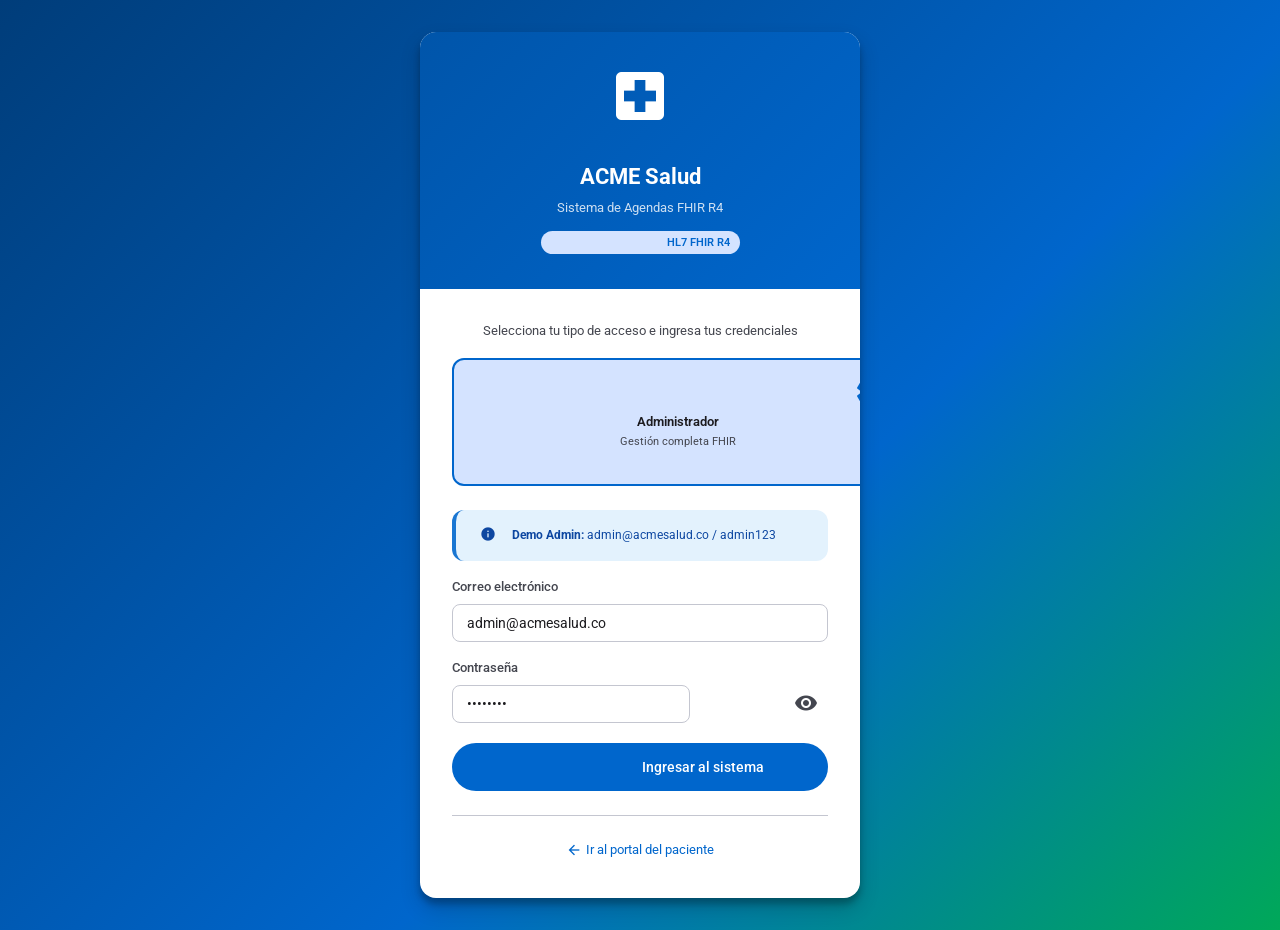
<file: backend-html/login.html>
<!doctype html>
<html lang="es">
<head>
  <meta charset="UTF-8"/>
  <meta name="viewport" content="width=device-width, initial-scale=1.0"/>
  <title>Acceso - ACME Salud Sistema FHIR</title>
  <link href="https://fonts.googleapis.com/css2?family=Roboto:wght@300;400;500;700&display=swap" rel="stylesheet"/>
  <link href="https://fonts.googleapis.com/icon?family=Material+Icons" rel="stylesheet"/>
  <link rel="stylesheet" href="css/dashboard.css"/>
</head>
<body>
<div class="login-page">
  <div class="login-card">
    <div class="login-header">
      <div class="login-logo"><span class="material-icons" style="font-size:64px">local_hospital</span></div>
      <div class="login-title">ACME Salud</div>
      <div class="login-sub">Sistema de Agendas FHIR R4</div>
      <div style="margin-top:12px">
        <span class="fhir-badge"><span class="material-icons" style="font-size:14px">verified</span> HL7 FHIR R4</span>
      </div>
    </div>

    <div class="login-body">
      <p style="font-size:13px;color:var(--md-sys-color-on-surface-variant);margin-bottom:16px;text-align:center">
        Selecciona tu tipo de acceso e ingresa tus credenciales
      </p>

      <!-- Selector de rol -->
      <div class="role-selector" id="role-selector">
        <div class="role-card selected" data-role="admin" onclick="selectRole('admin', this)">
          <span class="material-icons role-icon">admin_panel_settings</span>
          <div class="role-name">Administrador</div>
          <div class="role-desc">Gestión completa FHIR</div>
        </div>
        <div class="role-card" data-role="patient" onclick="selectRole('patient', this)">
          <span class="material-icons role-icon">person</span>
          <div class="role-name">Paciente</div>
          <div class="role-desc">Mis citas y perfil</div>
        </div>
      </div>

      <!-- Demo credentials hint -->
      <div class="alert alert-info" id="demo-hint" style="font-size:12px;margin-bottom:16px">
        <span class="material-icons" style="font-size:16px">info</span>
        <div id="hint-text">
          <strong>Demo Admin:</strong> admin@acmesalud.co / admin123
        </div>
      </div>

      <!-- Formulario -->
      <form id="login-form" onsubmit="doLogin(event)">

        <!-- Admin fields -->
        <div id="admin-fields">
          <div class="form-group" style="margin-bottom:16px">
            <label class="form-label">Correo electrónico</label>
            <input type="email" id="login-email" class="form-control" placeholder="correo@ejemplo.co"
                   value="admin@acmesalud.co" autocomplete="username" required/>
          </div>
          <div class="form-group" style="margin-bottom:20px">
            <label class="form-label">Contraseña</label>
            <div style="position:relative">
              <input type="password" id="login-password" class="form-control" placeholder="••••••••"
                     value="admin123" autocomplete="current-password" required style="padding-right:44px"/>
              <button type="button" onclick="togglePwd()" style="position:absolute;right:10px;top:50%;transform:translateY(-50%);background:none;border:none;cursor:pointer;color:var(--md-sys-color-on-surface-variant)">
                <span class="material-icons" id="pwd-icon">visibility</span>
              </button>
            </div>
          </div>
        </div>

        <!-- Patient fields -->
        <div id="patient-fields" style="display:none">
          <div class="form-group" style="margin-bottom:16px">
            <label class="form-label">Tipo de documento</label>
            <select id="doc-type" class="form-control">
              <option value="urn:oid:2.16.170.3.899999040.1.4">Cédula de Ciudadanía (CC)</option>
              <option value="urn:oid:2.16.170.1.2.2.899999042.1.3">Cédula de Extranjería (CE)</option>
              <option value="urn:oid:2.16.170.3.899999040.1.3">Tarjeta de Identidad (TI)</option>
              <option value="urn:oid:2.16.170.3.899999040.1.2">Registro Civil (RC)</option>
              <option value="urn:oid:2.16.170.1.2.2.899999042.1.1">Pasaporte (PA)</option>
              <option value="urn:oid:2.16.170.1.2.2.899999090.800197268.1.2">NIT / RUT</option>
            </select>
          </div>
          <div class="form-group" style="margin-bottom:20px">
            <label class="form-label">Número de documento</label>
            <input type="text" id="doc-number" class="form-control" placeholder="Ej: 1020123456" autocomplete="off"/>
          </div>
        </div>

        <div class="alert alert-error hidden" id="login-error" style="margin-bottom:16px">
          <span class="material-icons" style="font-size:16px">error</span>
          <span id="login-error-text">Credenciales incorrectas. Verifica tus datos.</span>
        </div>

        <button type="submit" class="btn btn-primary w-full" style="justify-content:center;padding:12px;">
          <span class="material-icons" id="login-btn-icon">login</span>
          <span id="login-btn-text">Ingresar al sistema</span>
        </button>
      </form>

      <div class="divider"></div>
      <div style="text-align:center">
        <a href="../agenda/" style="font-size:13px;color:var(--md-sys-color-primary);display:inline-flex;align-items:center;gap:4px">
          <span class="material-icons" style="font-size:16px">arrow_back</span> Ir al portal del paciente
        </a>
      </div>
    </div>
  </div>
</div>

<script src="js/config.js"></script>
<script src="js/fhir-client.js"></script>
<script>
  let selectedRole = 'admin';

  // Redirigir si ya hay sesión
  (function() {
    const s = getSession();
    if (s) window.location.href = s.role === 'patient' ? 'patient-dashboard.html' : 'index.html';
  })();

  function selectRole(role, el) {
    selectedRole = role;
    document.querySelectorAll('.role-card').forEach(c => c.classList.remove('selected'));
    el.classList.add('selected');

    const adminFields = document.getElementById('admin-fields');
    const patientFields = document.getElementById('patient-fields');
    const hint = document.getElementById('hint-text');

    if (role === 'admin') {
      adminFields.style.display = 'block';
      patientFields.style.display = 'none';
      document.getElementById('login-email').required = true;
      document.getElementById('login-password').required = true;
      hint.innerHTML = '<strong>Demo Admin:</strong> admin@acmesalud.co / admin123';
    } else {
      adminFields.style.display = 'none';
      patientFields.style.display = 'block';
      document.getElementById('login-email').required = false;
      document.getElementById('login-password').required = false;
      hint.innerHTML = '<strong>Acceso paciente:</strong> Ingresa tu tipo y número de documento. Los datos se validan contra el servidor FHIR.';
    }
  }

  function togglePwd() {
    const pwd = document.getElementById('login-password');
    const icon = document.getElementById('pwd-icon');
    if (pwd.type === 'password') { pwd.type = 'text'; icon.textContent = 'visibility_off'; }
    else { pwd.type = 'password'; icon.textContent = 'visibility'; }
  }

  async function doLogin(e) {
    e.preventDefault();
    const errEl = document.getElementById('login-error');
    const errText = document.getElementById('login-error-text');
    const btnIcon = document.getElementById('login-btn-icon');
    const btnText = document.getElementById('login-btn-text');
    errEl.classList.add('hidden');

    if (selectedRole === 'admin') {
      btnIcon.textContent = 'hourglass_top';
      btnText.textContent = 'Ingresando...';
      const email = document.getElementById('login-email').value.trim();
      const password = document.getElementById('login-password').value;
      const session = login(email, password, selectedRole);
      if (!session) {
        errText.textContent = 'Credenciales incorrectas. Verifica tu correo y contraseña.';
        errEl.classList.remove('hidden');
        btnIcon.textContent = 'login';
        btnText.textContent = 'Ingresar al sistema';
        return;
      }
      window.location.href = session.role === 'patient' ? 'patient-dashboard.html' : 'index.html';
      return;
    }

    // Patient login via FHIR
    const system = document.getElementById('doc-type').value;
    const value = document.getElementById('doc-number').value.trim();
    if (!value) {
      errText.textContent = 'Ingresa tu número de documento.';
      errEl.classList.remove('hidden');
      return;
    }
    btnIcon.textContent = 'hourglass_top';
    btnText.textContent = 'Verificando...';
    const oldSystems = { 'urn:oid:2.16.170.3.899999040.1.4': 'urn:co:cc', 'urn:oid:2.16.170.1.2.2.899999042.1.3': 'urn:co:ce', 'urn:oid:2.16.170.3.899999040.1.3': 'urn:co:ti', 'urn:oid:2.16.170.3.899999040.1.2': 'urn:co:rc', 'urn:oid:2.16.170.1.2.2.899999042.1.1': 'urn:co:pp', 'urn:oid:2.16.170.1.2.2.899999090.800197268.1.2': 'urn:co:nt' };
    try {
      let resp = await fetch(`${API_BASE_URL}/Patient?identifier=${system}|${encodeURIComponent(value)}`, {
        headers: { 'Accept': 'application/fhir+json' }
      });
      let bundle = await resp.json();
      let patients = (bundle.entry || []).map(e => e.resource);
      if (patients.length === 0 && oldSystems[system]) {
        resp = await fetch(`${API_BASE_URL}/Patient?identifier=${oldSystems[system]}|${encodeURIComponent(value)}`, {
          headers: { 'Accept': 'application/fhir+json' }
        });
        bundle = await resp.json();
        patients = (bundle.entry || []).map(e => e.resource);
      }
      if (patients.length === 0) {
        errText.textContent = 'No se encontró un paciente con ese documento. Consulta a tu asegurador para registrarte.';
        errEl.classList.remove('hidden');
        btnIcon.textContent = 'login';
        btnText.textContent = 'Ingresar al sistema';
        return;
      }
      const p = patients[0];
      const name = p.name?.[0];
      const patientName = (name?.given || []).join(' ') + ' ' + (name?.family || '');
      const session = {
        email: '',
        role: 'patient',
        name: patientName,
        patientId: p.id,
        loginAt: new Date().toISOString()
      };
      localStorage.setItem('fhir_session', JSON.stringify(session));
      sessionStorage.setItem('fhir_session', JSON.stringify(session));
      window.location.href = 'patient-dashboard.html';
    } catch (e) {
      console.error('Error FHIR:', e);
      errText.textContent = 'Error de conexión con el servidor FHIR. Verifica que el servidor esté funcionando.';
      errEl.classList.remove('hidden');
      btnIcon.textContent = 'login';
      btnText.textContent = 'Ingresar al sistema';
    }
  }
</script>
</body>
</html>
</file>
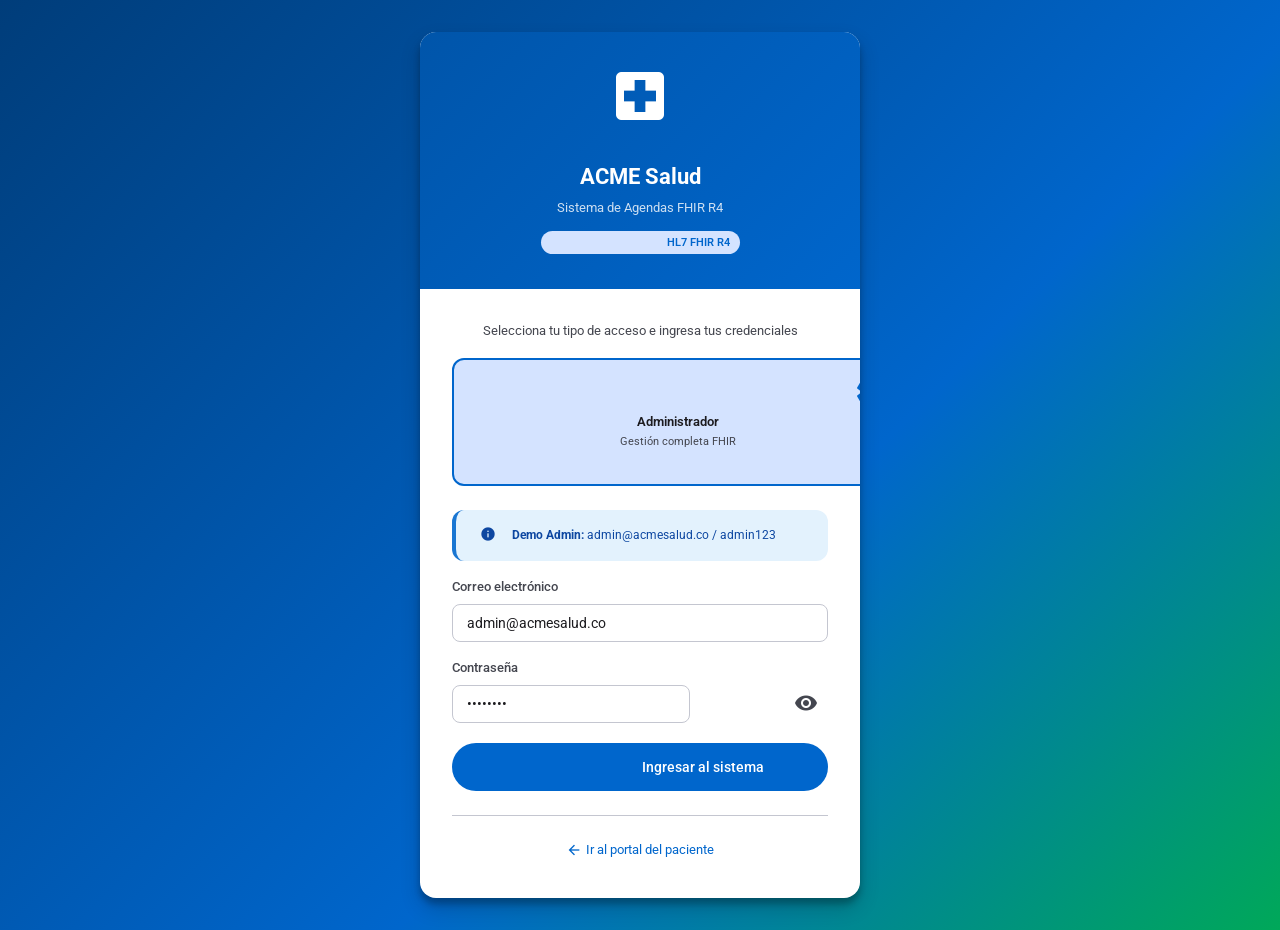
<file: backend-html/organizations.html>
<!doctype html>
<html lang="es">
<head>
  <meta charset="UTF-8"/>
  <meta name="viewport" content="width=device-width, initial-scale=1.0"/>
  <title>Organization - ACME Salud FHIR</title>
  <link href="https://fonts.googleapis.com/css2?family=Roboto:wght@300;400;500;700&display=swap" rel="stylesheet"/>
  <link href="https://fonts.googleapis.com/icon?family=Material+Icons" rel="stylesheet"/>
  <link rel="stylesheet" href="css/dashboard.css"/>
</head>
<body>
<div class="dashboard-layout">

  <!-- SIDEBAR -->
  <aside class="sidebar">
    <div class="sidebar-brand">
      <span class="material-icons brand-icon">local_hospital</span>
      <div><div class="brand-name">ACME Salud</div><div class="brand-sub">Sistema FHIR R4</div></div>
    </div>
    <div class="sidebar-user">
      <div class="user-avatar"><span class="material-icons">person</span></div>
      <div class="user-info">
        <div class="user-name" id="sidebar-user-name">-</div>
        <span class="user-role" id="sidebar-user-role">Admin</span>
      </div>
    </div>
    <nav class="sidebar-nav">
      <div class="nav-section-title">Principal</div>
      <a class="nav-item" href="index.html"><span class="material-icons">dashboard</span> Dashboard</a>
      <a class="nav-item" href="appointments.html"><span class="material-icons">event</span> Citas (Appointment)</a>
      <div class="nav-section-title">Recursos FHIR</div>
      <a class="nav-item active" href="organizations.html"><span class="material-icons">business</span> Organization</a>
      <a class="nav-item" href="locations.html"><span class="material-icons">location_on</span> Location</a>
      <a class="nav-item" href="patients.html"><span class="material-icons">people</span> Patient</a>
      <a class="nav-item" href="coverage.html"><span class="material-icons">health_and_safety</span> Coverage</a>
      <a class="nav-item" href="practitioners.html"><span class="material-icons">medical_services</span> Practitioner</a>
      <a class="nav-item" href="healthcare-services.html"><span class="material-icons">local_hospital</span> HealthcareService</a>
      <a class="nav-item" href="schedules.html"><span class="material-icons">calendar_month</span> Schedule &amp; Slot</a>
      <a class="nav-item" href="fhir-console.html"><span class="material-icons">terminal</span> Consola FHIR <span class="nav-badge">API</span></a>
      <div class="nav-section-title">Portal</div>
      <a class="nav-item" href="../agenda/" target="_blank"><span class="material-icons">open_in_new</span> Portal Paciente</a>
    </nav>
    <div class="sidebar-footer">
      <button class="logout-btn" data-logout><span class="material-icons">logout</span> Cerrar sesión</button>
    </div>
  </aside>

  <!-- MAIN -->
  <div class="main-content">
    <header class="topbar">
      <div class="topbar-left">
        <button class="icon-btn" id="sidebar-toggle"><span class="material-icons">menu</span></button>
        <div>
          <div class="topbar-title">Organization</div>
          <div class="breadcrumb">FHIR Resource · Organizaciones aseguradoras y prestadoras</div>
        </div>
      </div>
      <div class="topbar-right">
        <span class="fhir-badge"><span class="material-icons" style="font-size:14px">verified</span> FHIR R4</span>
      </div>
    </header>

    <main class="page-content">
      <div class="alert alert-info mb-lg">
        <span class="material-icons">info</span>
        <div><strong>FHIR Organization:</strong> Representa las organizaciones participantes: ACME Salud (prestadora) y las aseguradoras (EPS) con las que tiene convenios. La Coverage referencia la Organization aseguradora del paciente para determinar tiempos de consulta.</div>
      </div>

      <div class="crud-card">
        <div class="crud-header">
          <div>
            <div class="crud-title">Organizaciones registradas</div>
            <div class="crud-subtitle" id="org-count">Cargando...</div>
          </div>
          <div class="crud-actions">
            <div class="search-field">
              <span class="material-icons" style="font-size:18px;color:var(--md-sys-color-on-surface-variant)">search</span>
              <input type="text" id="search-org" placeholder="Buscar organización..." oninput="filterOrgs()"/>
            </div>
            <button class="btn btn-primary" onclick="openOrgModal()">
              <span class="material-icons">add</span> Nueva Organization
            </button>
          </div>
        </div>

        <div class="table-container">
          <table>
            <thead>
              <tr>
                <th>ID FHIR</th>
                <th>NIT</th>
                <th>Nombre</th>
                <th>Tipo</th>
                <th>Teléfono</th>
                <th>Ciudad</th>
                <th>Estado</th>
                <th>Acciones</th>
              </tr>
            </thead>
            <tbody id="orgs-table"></tbody>
          </table>
        </div>
        <div class="table-pagination">
          <span id="org-pagination-info">-</span>
          <div class="pagination-controls">
            <button class="btn btn-outlined btn-sm" disabled>Anterior</button>
            <button class="btn btn-outlined btn-sm" disabled>Siguiente</button>
          </div>
        </div>
      </div>
    </main>
  </div>
</div>

<!-- Modal Crear/Editar Organization -->
<div class="modal-overlay hidden" id="org-modal">
  <div class="modal">
    <div class="modal-header">
      <div class="modal-title">
        <span class="material-icons">business</span>
        <span id="org-modal-title">Nueva Organization</span>
      </div>
      <button class="close-btn" onclick="closeModal('org-modal')"><span class="material-icons">close</span></button>
    </div>
    <div class="modal-body">
      <form id="org-form">
        <div class="form-grid">
          <div class="form-section-title">Identificación FHIR</div>
          <div class="form-group">
            <label class="form-label">ID del recurso <span class="required">*</span></label>
            <input type="text" id="org-id" class="form-control" placeholder="org-acme" required/>
            <span class="form-helper">Identificador único del recurso FHIR (sin espacios)</span>
          </div>
          <div class="form-group">
            <label class="form-label">NIT</label>
            <input type="text" id="org-nit" class="form-control" placeholder="900123456-7"/>
          </div>

          <div class="form-section-title">Información General</div>
          <div class="form-group full-width">
            <label class="form-label">Nombre completo <span class="required">*</span></label>
            <input type="text" id="org-name" class="form-control" placeholder="ACME Salud S.A." required/>
          </div>
          <div class="form-group">
            <label class="form-label">Alias / Sigla</label>
            <input type="text" id="org-alias" class="form-control" placeholder="ACME"/>
          </div>
          <div class="form-group">
            <label class="form-label">Tipo de organización</label>
            <select id="org-type" class="form-control">
              <option value="prov">Healthcare Provider (Prestadora)</option>
              <option value="ins">Insurance Company (Aseguradora / EPS)</option>
              <option value="govt">Government</option>
              <option value="edu">Educational Institute</option>
              <option value="other">Otro</option>
            </select>
          </div>
          <div class="form-group">
            <label class="form-label">Estado</label>
            <select id="org-active" class="form-control">
              <option value="true">Activo</option>
              <option value="false">Inactivo</option>
            </select>
          </div>

          <div class="form-section-title">Contacto</div>
          <div class="form-group">
            <label class="form-label">Teléfono</label>
            <input type="tel" id="org-phone" class="form-control" placeholder="+57 1 3456789"/>
          </div>
          <div class="form-group">
            <label class="form-label">Correo electrónico</label>
            <input type="email" id="org-email" class="form-control" placeholder="contacto@organizacion.co"/>
          </div>

          <div class="form-section-title">Dirección</div>
          <div class="form-group full-width">
            <label class="form-label">Dirección</label>
            <input type="text" id="org-address" class="form-control" placeholder="Cra 7 # 45-21"/>
          </div>
          <div class="form-group">
            <label class="form-label">Ciudad</label>
            <input type="text" id="org-city" class="form-control" placeholder="Bogotá"/>
          </div>
          <div class="form-group">
            <label class="form-label">País</label>
            <select id="org-country" class="form-control">
              <option value="CO">Colombia</option>
              <option value="US">Estados Unidos</option>
              <option value="MX">México</option>
            </select>
          </div>
        </div>
      </form>
    </div>
    <div class="modal-footer">
      <button class="btn btn-outlined" onclick="closeModal('org-modal')">Cancelar</button>
      <button class="btn btn-primary" onclick="saveOrg()">
        <span class="material-icons">save</span> Guardar Organization
      </button>
    </div>
  </div>
</div>



<div class="toast-container"></div>

<script src="js/sweetalert2.min.js"></script>
<script src="js/fhir-client.js"></script>
<script src="js/config.js"></script>
<script src="js/fhir-inspector.js"></script>
<script src="js/fhir-inspector-ui.js"></script>
<script>
const session = requireAuth(['admin']);
if (session) {
  renderSidebarUser(session);
  function initPage() {
    renderOrgs();
    if (new URLSearchParams(location.search).get('new')) openOrgModal();
  }
  if (Object.keys(dataCache).length > 0) {
    initPage();
  } else {
    document.addEventListener('fhirCacheReady', initPage, { once: true });
  }
}

let editingId = null;
let allOrgs = [];

function renderOrgs(filter = '') {
  allOrgs = getResources('Organization');
  const filtered = filter
    ? allOrgs.filter(o => (o.name + o.id + (o.identifier?.[0]?.value || '')).toLowerCase().includes(filter.toLowerCase()))
    : allOrgs;

  document.getElementById('org-count').textContent = `${filtered.length} organization(s) registrada(s)`;
  document.getElementById('org-pagination-info').textContent = `Mostrando ${filtered.length} de ${allOrgs.length}`;

  const tbody = document.getElementById('orgs-table');
  tbody.innerHTML = '';

  if (!filtered.length) {
    tbody.innerHTML = '<tr><td colspan="8" style="text-align:center;padding:32px;color:var(--md-sys-color-on-surface-variant)">No se encontraron organizaciones</td></tr>';
    return;
  }

  filtered.forEach(org => {
    const nit = org.identifier?.find(i => i.type?.coding?.[0]?.code === 'NIT')?.value || org.identifier?.[0]?.value || '-';
    const type = org.type?.[0]?.coding?.[0];
    const phone = org.telecom?.find(t => t.system === 'phone')?.value || '-';
    const city = org.address?.[0]?.city || '-';
    const typeLabels = { prov: 'Prestadora', ins: 'Aseguradora / EPS', govt: 'Gobierno', edu: 'Educativa', other: 'Otra' };

    const tr = document.createElement('tr');
    tr.innerHTML = `
      <td><span class="fhir-id">${org.id}</span></td>
      <td>${nit}</td>
      <td><strong>${org.name}</strong>${org.alias?.[0] ? ` <span class="text-muted text-xs">(${org.alias[0]})</span>` : ''}</td>
      <td>${typeLabels[type?.code] || type?.display || '-'}</td>
      <td>${phone}</td>
      <td>${city}</td>
      <td><span class="badge ${org.active ? 'badge-active' : 'badge-inactive'}">${org.active ? 'Activo' : 'Inactivo'}</span></td>
      <td>
        <div style="display:flex;gap:4px">
          <button class="btn btn-outlined btn-sm btn-icon" title="Ver JSON FHIR" onclick='viewFHIR(${JSON.stringify(org.id)})'><span class="material-icons" style="font-size:16px">data_object</span></button>
          <button class="btn btn-outlined btn-sm" onclick='editOrg(${JSON.stringify(org.id)})'><span class="material-icons" style="font-size:16px">edit</span> Editar</button>
          <button class="btn btn-danger btn-sm" onclick='openDelete(${JSON.stringify(org.id)})'><span class="material-icons" style="font-size:16px">delete</span></button>
        </div>
      </td>
    `;
    tbody.appendChild(tr);
  });
}

function filterOrgs() {
  renderOrgs(document.getElementById('search-org').value);
}

function openOrgModal(org = null) {
  editingId = org?.id || null;
  document.getElementById('org-modal-title').textContent = org ? 'Editar Organization' : 'Nueva Organization';
  document.getElementById('org-id').value = org?.id || '';
  document.getElementById('org-id').disabled = !!org;
  document.getElementById('org-nit').value = org?.identifier?.find(i => i.type?.coding?.[0]?.code === 'NIT')?.value || org?.identifier?.[0]?.value || '';
  document.getElementById('org-name').value = org?.name || '';
  document.getElementById('org-alias').value = org?.alias?.[0] || '';
  document.getElementById('org-type').value = org?.type?.[0]?.coding?.[0]?.code || 'prov';
  document.getElementById('org-active').value = String(org?.active !== false);
  document.getElementById('org-phone').value = org?.telecom?.find(t => t.system === 'phone')?.value || '';
  document.getElementById('org-email').value = org?.telecom?.find(t => t.system === 'email')?.value || '';
  document.getElementById('org-address').value = org?.address?.[0]?.line?.[0] || '';
  document.getElementById('org-city').value = org?.address?.[0]?.city || '';
  document.getElementById('org-country').value = org?.address?.[0]?.country || 'CO';
  openModal('org-modal');
}

function editOrg(id) {
  const org = getResource('Organization', id);
  if (org) openOrgModal(org);
}

function toast(icon, title, text) {
  try { if (typeof Swal !== 'undefined' && Swal.fire) Swal.fire({ icon, title, text, timer: 2000, showConfirmButton: false }); else alert(title); } catch (e) { console.warn('toast err', e); }
}

async function saveOrg() {
  const id = document.getElementById('org-id').value.trim().replace(/\s+/g, '-');
  const name = document.getElementById('org-name').value.trim();
  if (!id || !name) { toast('error', 'Campos obligatorios', 'ID y Nombre son obligatorios'); return; }

  const typeCode = document.getElementById('org-type').value;
  const typeLabels = { prov: 'Healthcare Provider', ins: 'Insurance Company', govt: 'Government', edu: 'Educational Institute', other: 'Other' };
  const telecom = [];
  const phone = document.getElementById('org-phone').value.trim();
  const email = document.getElementById('org-email').value.trim();
  if (phone) telecom.push({ system: 'phone', value: phone });
  if (email) telecom.push({ system: 'email', value: email });

  const nit = document.getElementById('org-nit').value.trim();
  const identifier = nit ? [{
    use: 'official',
    type: {
      coding: [{ system: 'https://fhir.minsalud.gov.co/rda/CodeSystem/ColombianOrganizationIdentifiers', code: 'NIT', display: 'Número de Identificación Tributaria' }],
      text: 'NIT'
    },
    system: 'urn:oid:2.16.170.1.2.2.899999090.800197268.1.2',
    value: nit
  }] : [];

  const org = {
    resourceType: 'Organization', id,
    identifier,
    active: document.getElementById('org-active').value === 'true',
    type: [{ coding: [{ system: 'http://terminology.hl7.org/CodeSystem/organization-type', code: typeCode, display: typeLabels[typeCode] }] }],
    name,
    alias: document.getElementById('org-alias').value.trim() ? [document.getElementById('org-alias').value.trim()] : [],
    telecom,
    address: [{
      line: [document.getElementById('org-address').value.trim()],
      city: document.getElementById('org-city').value.trim(),
      country: document.getElementById('org-country').value
    }]
  };

  Swal.fire({
    icon: 'info', title: editingId ? 'Guardando...' : 'Creando...',
    text: 'Enviando datos al servidor FHIR',
    showConfirmButton: false, allowOutsideClick: false,
    didOpen: () => Swal.showLoading()
  });

  try {
    if (editingId) {
      await updateResource('Organization', editingId, org);
      Swal.close();
      closeModal('org-modal');
      await Swal.fire({ icon: 'success', title: 'Actualizada', text: 'Organization actualizada correctamente', timer: 1500, showConfirmButton: false });
    } else {
      const existing = getResource('Organization', id);
      if (existing) { Swal.close(); await Swal.fire({ icon: 'error', title: 'ID duplicado', text: 'Ya existe una Organization con ese ID' }); return; }
      await createResource('Organization', org);
      Swal.close();
      closeModal('org-modal');
      await Swal.fire({ icon: 'success', title: 'Creada', text: 'Organization creada exitosamente', timer: 1500, showConfirmButton: false });
    }
    location.reload();
  } catch (e) {
    Swal.close();
    await Swal.fire({ icon: 'error', title: 'Error', text: e.message || 'Error al guardar en el servidor FHIR' });
  }
}

async function openDelete(id) {
  try {
    const result = await Swal.fire({
      icon: 'warning', title: 'Eliminar Organization',
      text: `¿Estás seguro de eliminar ${id}? Esta acción no se puede deshacer.`,
      showCancelButton: true, confirmButtonText: 'Eliminar', cancelButtonText: 'Cancelar',
      confirmButtonColor: '#d32f2f'
    });
    if (result.isConfirmed) {
      await deleteResource('Organization', id);
      await Swal.fire({ icon: 'success', title: 'Eliminada', text: 'Organization eliminada correctamente', timer: 1500, showConfirmButton: false });
      location.reload();
    }
  } catch (e) {
    await Swal.fire({ icon: 'error', title: 'Error', text: e.message || 'Error al eliminar del servidor FHIR' });
  }
}

function viewFHIR(id) {
  const org = getResource('Organization', id);
  const win = window.open('', '_blank', 'width=700,height=600');
  win.document.write(`<html><head><title>FHIR Organization/${id}</title><style>body{font-family:monospace;background:#1e1e1e;color:#d4d4d4;padding:20px;white-space:pre}</style></head><body>${JSON.stringify(org, null, 2)}</body></html>`);
}
</script>
</body>
</html>
</file>
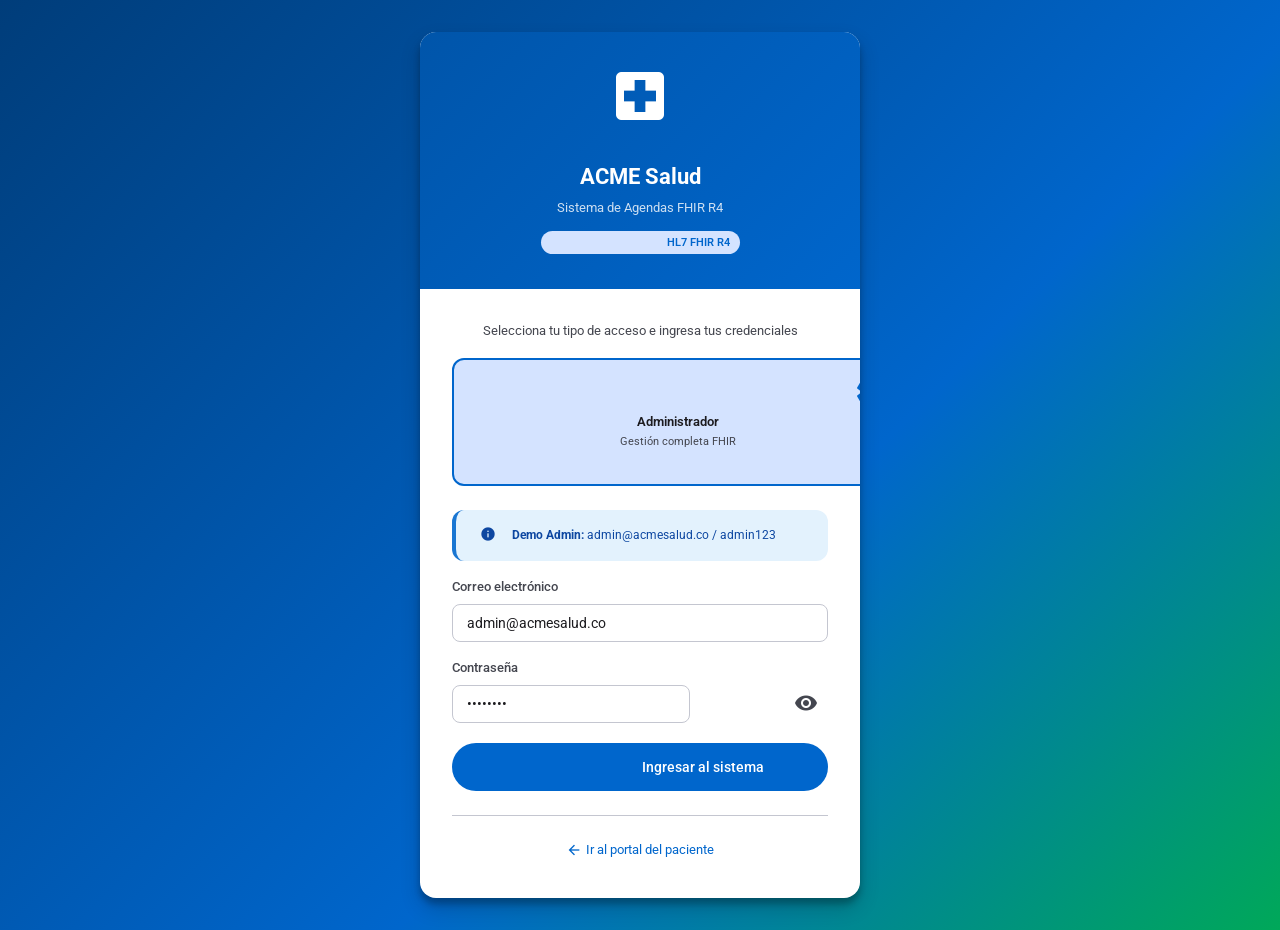
<file: backend-html/patients.html>
<!doctype html>
<html lang="es">
<head>
  <meta charset="UTF-8"/>
  <meta name="viewport" content="width=device-width, initial-scale=1.0"/>
  <title>Patient - ACME Salud FHIR</title>
  <link href="https://fonts.googleapis.com/css2?family=Roboto:wght@300;400;500;700&display=swap" rel="stylesheet"/>
  <link href="https://fonts.googleapis.com/icon?family=Material+Icons" rel="stylesheet"/>
  <link rel="stylesheet" href="css/dashboard.css"/>
<script src="js/sweetalert2.min.js"></script>
</head>
<body>
<div class="dashboard-layout">
  <aside class="sidebar">
    <div class="sidebar-brand"><span class="material-icons brand-icon">local_hospital</span><div><div class="brand-name">ACME Salud</div><div class="brand-sub">Sistema FHIR R4</div></div></div>
    <div class="sidebar-user"><div class="user-avatar"><span class="material-icons">person</span></div><div class="user-info"><div class="user-name" id="sidebar-user-name">-</div><span class="user-role" id="sidebar-user-role">Admin</span></div></div>
    <nav class="sidebar-nav">
      <div class="nav-section-title">Principal</div>
      <a class="nav-item" href="index.html"><span class="material-icons">dashboard</span> Dashboard</a>
      <a class="nav-item" href="appointments.html"><span class="material-icons">event</span> Citas (Appointment)</a>
      <div class="nav-section-title">Recursos FHIR</div>
      <a class="nav-item" href="organizations.html"><span class="material-icons">business</span> Organization</a>
      <a class="nav-item" href="locations.html"><span class="material-icons">location_on</span> Location</a>
      <a class="nav-item active" href="patients.html"><span class="material-icons">people</span> Patient</a>
      <a class="nav-item" href="coverage.html"><span class="material-icons">health_and_safety</span> Coverage</a>
      <a class="nav-item" href="practitioners.html"><span class="material-icons">medical_services</span> Practitioner</a>
      <a class="nav-item" href="healthcare-services.html"><span class="material-icons">local_hospital</span> HealthcareService</a>
      <a class="nav-item" href="schedules.html"><span class="material-icons">calendar_month</span> Schedule &amp; Slot</a>
      <a class="nav-item" href="fhir-console.html"><span class="material-icons">terminal</span> Consola FHIR <span class="nav-badge">API</span></a>
      <div class="nav-section-title">Portal</div>
      <a class="nav-item" href="../agenda/" target="_blank"><span class="material-icons">open_in_new</span> Portal Paciente</a>
    </nav>
    <div class="sidebar-footer"><button class="logout-btn" data-logout><span class="material-icons">logout</span> Cerrar sesión</button></div>
  </aside>

  <div class="main-content">
    <header class="topbar">
      <div class="topbar-left">
        <button class="icon-btn" id="sidebar-toggle"><span class="material-icons">menu</span></button>
        <div><div class="topbar-title">Patient</div><div class="breadcrumb">FHIR Resource · Registro de pacientes</div></div>
      </div>
      <div class="topbar-right"><span class="fhir-badge"><span class="material-icons" style="font-size:14px">verified</span> FHIR R4</span></div>
    </header>

    <main class="page-content">
      <div class="alert alert-info mb-lg">
        <span class="material-icons">info</span>
        <div><strong>FHIR Patient:</strong> Información demográfica y de contacto del paciente. Se relaciona con <strong>Coverage</strong> para determinar el tiempo de consulta según la organización aseguradora (EPS).</div>
      </div>

      <div class="crud-card">
        <div class="crud-header">
          <div><div class="crud-title">Pacientes registrados</div><div class="crud-subtitle" id="pat-count">Cargando...</div></div>
          <div class="crud-actions">
            <div class="search-field">
              <span class="material-icons" style="font-size:18px;color:var(--md-sys-color-on-surface-variant)">search</span>
              <input type="text" id="search-pat" placeholder="Buscar paciente..." oninput="filterPats()"/>
            </div>
            <button class="btn btn-primary" onclick="openPatModal()"><span class="material-icons">person_add</span> Nuevo Patient</button>
          </div>
        </div>
        <div class="table-container">
          <table>
            <thead>
              <tr><th>ID FHIR</th><th>Documento</th><th>Nombre completo</th><th>Género</th><th>Fecha nacimiento</th><th>Edad</th><th>Teléfono</th><th>Cobertura</th><th>Estado</th><th>Acciones</th></tr>
            </thead>
            <tbody id="pats-table"></tbody>
          </table>
        </div>
        <div class="table-pagination">
          <span id="pat-pagination-info">-</span>
        </div>
      </div>
    </main>
  </div>
</div>

<!-- Modal Patient -->
<div class="modal-overlay hidden" id="pat-modal">
  <div class="modal modal-lg">
    <div class="modal-header">
      <div class="modal-title"><span class="material-icons">person</span><span id="pat-modal-title">Nuevo Patient</span></div>
      <button class="close-btn" onclick="closeModal('pat-modal')"><span class="material-icons">close</span></button>
    </div>
    <div class="modal-body">
      <div class="form-grid">
        <div class="form-section-title">Identificación FHIR</div>
        <div class="form-group">
          <label class="form-label">ID del recurso <span class="required">*</span></label>
          <input type="text" id="pat-id" class="form-control" placeholder="pat-001" required/>
        </div>
        <div class="form-group">
          <label class="form-label">Tipo de documento <span class="required">*</span></label>
          <select id="pat-doc-type" class="form-control">
            <option value="urn:oid:2.16.170.3.899999040.1.4">Cédula de Ciudadanía (CC)</option>
            <option value="urn:oid:2.16.170.1.2.2.899999042.1.3">Cédula de Extranjería (CE)</option>
            <option value="urn:oid:2.16.170.3.899999040.1.3">Tarjeta de Identidad (TI)</option>
            <option value="urn:oid:2.16.170.3.899999040.1.2">Registro Civil (RC)</option>
            <option value="urn:oid:2.16.170.1.2.2.899999042.1.1">Pasaporte (PA)</option>
            <option value="urn:oid:2.16.170.1.2.2.899999090.800197268.1.2">NIT / RUT</option>
          </select>
        </div>
        <div class="form-group">
          <label class="form-label">Número de documento <span class="required">*</span></label>
          <input type="text" id="pat-doc-number" class="form-control" placeholder="1020123456" required/>
        </div>

        <div class="form-section-title">Información Personal</div>
        <div class="form-group">
          <label class="form-label">Primer nombre <span class="required">*</span></label>
          <input type="text" id="pat-given1" class="form-control" placeholder="María" required/>
        </div>
        <div class="form-group">
          <label class="form-label">Segundo nombre</label>
          <input type="text" id="pat-given2" class="form-control" placeholder="Fernanda"/>
        </div>
        <div class="form-group">
          <label class="form-label">Apellido <span class="required">*</span></label>
          <input type="text" id="pat-family" class="form-control" placeholder="Rodríguez" required/>
        </div>
        <div class="form-group">
          <label class="form-label">Género</label>
          <select id="pat-gender" class="form-control">
            <option value="female">Femenino</option>
            <option value="male">Masculino</option>
            <option value="other">Otro</option>
            <option value="unknown">Desconocido</option>
          </select>
        </div>
        <div class="form-group">
          <label class="form-label">Fecha de nacimiento</label>
          <input type="date" id="pat-birth" class="form-control"/>
        </div>
        <div class="form-group">
          <label class="form-label">Estado</label>
          <select id="pat-active" class="form-control">
            <option value="true">Activo</option>
            <option value="false">Inactivo</option>
          </select>
        </div>

        <div class="form-section-title">Contacto</div>
        <div class="form-group">
          <label class="form-label">Teléfono</label>
          <input type="tel" id="pat-phone" class="form-control" placeholder="+57 310 5678901"/>
        </div>
        <div class="form-group">
          <label class="form-label">Correo electrónico</label>
          <input type="email" id="pat-email" class="form-control" placeholder="correo@ejemplo.co"/>
        </div>
        <div class="form-group full-width">
          <label class="form-label">Dirección</label>
          <input type="text" id="pat-address" class="form-control" placeholder="Calle 45 # 12-30 Apto 203"/>
        </div>
        <div class="form-group">
          <label class="form-label">Ciudad</label>
          <input type="text" id="pat-city" class="form-control" placeholder="Bogotá"/>
        </div>
      </div>
    </div>
    <div class="modal-footer">
      <button class="btn btn-outlined" onclick="closeModal('pat-modal')">Cancelar</button>
      <button class="btn btn-primary" onclick="savePat()"><span class="material-icons">save</span> Guardar Patient</button>
    </div>
  </div>
</div>

<!-- Modal View Patient -->
<div class="modal-overlay hidden" id="view-pat-modal">
  <div class="modal modal-lg">
    <div class="modal-header">
      <div class="modal-title"><span class="material-icons">person</span><span id="view-pat-name">Detalle Paciente</span></div>
      <button class="close-btn" onclick="closeModal('view-pat-modal')"><span class="material-icons">close</span></button>
    </div>
    <div class="modal-body" id="view-pat-body"></div>
    <div class="modal-footer">
      <button class="btn btn-outlined" onclick="closeModal('view-pat-modal')">Cerrar</button>
      <a href="appointments.html" class="btn btn-primary"><span class="material-icons">event</span> Ver Citas</a>
    </div>
  </div>
</div>



<div class="toast-container"></div>
<script src="js/fhir-client.js"></script>
<script src="js/config.js"></script>
<script src="js/fhir-inspector.js"></script>
<script src="js/fhir-inspector-ui.js"></script>
<script>
const session = requireAuth(['admin']);
if (session) { renderSidebarUser(session);
  function initPage() {
    renderPats(); if (new URLSearchParams(location.search).get('new')) openPatModal();
  }
  if (Object.keys(dataCache).length > 0) {
    initPage();
  } else {
    document.addEventListener('fhirCacheReady', initPage, { once: true });
  }
}

function toast(icon, title, text) {
  try { if (typeof Swal !== 'undefined' && Swal.fire) Swal.fire({ icon, title, text, timer: 2000, showConfirmButton: false }); else alert(title); } catch (e) { console.warn('toast err', e); }
}

let editingPatId = null;

function renderPats(filter = '') {
  const all = getResources('Patient');
  const coverages = getResources('Coverage');
  const filtered = filter ? all.filter(p => getPatientName(p).toLowerCase().includes(filter.toLowerCase()) || (p.identifier?.[0]?.value || '').includes(filter) || (p.identifier?.[0]?.type?.text || '').toLowerCase().includes(filter.toLowerCase())) : all;

  document.getElementById('pat-count').textContent = `${filtered.length} paciente(s) registrado(s)`;
  document.getElementById('pat-pagination-info').textContent = `Mostrando ${filtered.length} de ${all.length}`;

  const tbody = document.getElementById('pats-table');
  tbody.innerHTML = '';
  if (!filtered.length) { tbody.innerHTML = '<tr><td colspan="10" style="text-align:center;padding:32px;color:var(--md-sys-color-on-surface-variant)">No se encontraron pacientes</td></tr>'; return; }

  filtered.forEach(pat => {
    const idEntry = pat.identifier?.[0];
    const docLabel = idEntry ? `${idEntry.type?.text || idEntry.system?.split(':').pop()?.toUpperCase() || '?'} ${idEntry.value}` : '-';
    const cov = coverages.find(c => c.beneficiary?.reference === `Patient/${pat.id}`);
    const genderLabel = { female: 'Femenino', male: 'Masculino', other: 'Otro', unknown: 'Desconocido' };
    const tr = document.createElement('tr');
    tr.innerHTML = `
      <td><span class="fhir-id">${pat.id}</span></td>
      <td>${docLabel}</td>
      <td><strong>${getPatientName(pat)}</strong></td>
      <td>${genderLabel[pat.gender] || '-'}</td>
      <td>${formatDate(pat.birthDate)}</td>
      <td>${calculateAge(pat.birthDate)}</td>
      <td>${pat.telecom?.find(t => t.system === 'phone')?.value || '-'}</td>
      <td>${cov ? `<span class="badge badge-active">${cov.payor?.[0]?.display || (() => { const r = cov.payor?.[0]?.reference?.replace('Organization/',''); return r ? getResource('Organization', r)?.name || r : 'Sí'; })()}</span>` : '<span class="badge badge-inactive">Sin cobertura</span>'}</td>
      <td><span class="badge ${pat.active ? 'badge-active' : 'badge-inactive'}">${pat.active ? 'Activo' : 'Inactivo'}</span></td>
      <td>
        <div style="display:flex;gap:4px">
          <button class="btn btn-outlined btn-sm btn-icon" title="Ver detalle" onclick='viewPat(${JSON.stringify(pat.id)})'><span class="material-icons" style="font-size:16px">visibility</span></button>
          <button class="btn btn-outlined btn-sm" onclick='editPat(${JSON.stringify(pat.id)})'><span class="material-icons" style="font-size:16px">edit</span> Editar</button>
          <button class="btn btn-danger btn-sm" onclick='openDeletePat(${JSON.stringify(pat.id)})'><span class="material-icons" style="font-size:16px">delete</span></button>
        </div>
      </td>`;
    tbody.appendChild(tr);
  });
}

function filterPats() { renderPats(document.getElementById('search-pat').value); }

function openPatModal(pat = null) {
  editingPatId = pat?.id || null;
  document.getElementById('pat-modal-title').textContent = pat ? 'Editar Patient' : 'Nuevo Patient';
  document.getElementById('pat-id').value = pat?.id || '';
  document.getElementById('pat-id').disabled = !!pat;
  const idEntry = pat?.identifier?.[0];
  const oldToNew = { 'urn:co:cc': 'urn:oid:2.16.170.3.899999040.1.4', 'urn:co:ce': 'urn:oid:2.16.170.1.2.2.899999042.1.3', 'urn:co:ti': 'urn:oid:2.16.170.3.899999040.1.3', 'urn:co:rc': 'urn:oid:2.16.170.3.899999040.1.2', 'urn:co:pp': 'urn:oid:2.16.170.1.2.2.899999042.1.1', 'urn:co:nt': 'urn:oid:2.16.170.1.2.2.899999090.800197268.1.2' };
  document.getElementById('pat-doc-type').value = oldToNew[idEntry?.system] || idEntry?.system || 'urn:oid:2.16.170.3.899999040.1.4';
  document.getElementById('pat-doc-number').value = idEntry?.value || '';
  const given = pat?.name?.[0]?.given || [];
  document.getElementById('pat-given1').value = given[0] || '';
  document.getElementById('pat-given2').value = given[1] || '';
  document.getElementById('pat-family').value = pat?.name?.[0]?.family || '';
  document.getElementById('pat-gender').value = pat?.gender || 'female';
  document.getElementById('pat-birth').value = pat?.birthDate || '';
  document.getElementById('pat-active').value = String(pat?.active !== false);
  document.getElementById('pat-phone').value = pat?.telecom?.find(t => t.system === 'phone')?.value || '';
  document.getElementById('pat-email').value = pat?.telecom?.find(t => t.system === 'email')?.value || '';
  document.getElementById('pat-address').value = pat?.address?.[0]?.line?.[0] || '';
  document.getElementById('pat-city').value = pat?.address?.[0]?.city || '';
  openModal('pat-modal');
}

function editPat(id) { const p = getResource('Patient', id); if (p) openPatModal(p); }

const DOC_TYPES = {
  'urn:oid:2.16.170.3.899999040.1.4':  { code: 'CC', display: 'Cédula ciudadanía', text: 'CC' },
  'urn:oid:2.16.170.1.2.2.899999042.1.3': { code: 'CE', display: 'Cédula de extranjería', text: 'CE' },
  'urn:oid:2.16.170.3.899999040.1.3':  { code: 'TI', display: 'Tarjeta de Identidad', text: 'TI' },
  'urn:oid:2.16.170.3.899999040.1.2':  { code: 'RC', display: 'Registro civil', text: 'RC' },
  'urn:oid:2.16.170.1.2.2.899999042.1.1':  { code: 'PA', display: 'Pasaporte', text: 'PA' },
  'urn:oid:2.16.170.1.2.2.899999090.800197268.1.2': { code: 'RUT', display: 'Registro Único Tributario', text: 'NIT' }
};

function savePat() {
  const id = document.getElementById('pat-id').value.trim().replace(/\s+/g, '-');
  const given1 = document.getElementById('pat-given1').value.trim();
  const family = document.getElementById('pat-family').value.trim();
  const docValue = document.getElementById('pat-doc-number').value.trim();
  if (!id || !given1 || !family) { toast('error', 'Error', 'ID, nombre y apellido son obligatorios'); return; }
  if (!docValue) { toast('error', 'Error', 'El número de documento es obligatorio'); return; }

  const given = [given1];
  const given2 = document.getElementById('pat-given2').value.trim();
  if (given2) given.push(given2);

  const telecom = [];
  const phone = document.getElementById('pat-phone').value.trim();
  const email = document.getElementById('pat-email').value.trim();
  if (phone) telecom.push({ system: 'phone', value: phone, use: 'mobile' });
  if (email) telecom.push({ system: 'email', value: email });

  const docSystem = document.getElementById('pat-doc-type').value;
  const docType = DOC_TYPES[docSystem] || DOC_TYPES['urn:oid:2.16.170.3.899999040.1.4'];

  const identifier = docValue ? [{
    use: 'official',
    type: {
      coding: [{ system: 'http://terminology.fhir.guide/co/CodeSystem/ColombianPersonIdentifier', code: docType.code, display: docType.display }],
      text: docType.text
    },
    system: docSystem,
    value: docValue
  }] : [];

  const pat = {
    resourceType: 'Patient', id,
    identifier,
    active: document.getElementById('pat-active').value === 'true',
    name: [{ use: 'official', family, given }],
    telecom,
    gender: document.getElementById('pat-gender').value,
    birthDate: document.getElementById('pat-birth').value,
    address: [{ line: [document.getElementById('pat-address').value.trim()], city: document.getElementById('pat-city').value.trim(), country: 'CO' }]
  };

  if (editingPatId) { updateResource('Patient', editingPatId, pat); closeModal('pat-modal'); Swal.fire({ icon: 'success', title: 'Actualizado', text: 'Patient actualizado', timer: 1500, showConfirmButton: false }).then(() => location.reload()); }
  else {
    if (getResource('Patient', id)) { Swal.fire({ icon: 'error', title: 'Error', text: 'Ya existe un Patient con ese ID' }); return; }
    createResource('Patient', pat);
    closeModal('pat-modal');
    Swal.fire({ icon: 'success', title: 'Creado', text: 'Patient creado exitosamente', timer: 1500, showConfirmButton: false }).then(() => location.reload());
  }
}

function viewPat(id) {
  const pat = getResource('Patient', id);
  const cov = getResources('Coverage').find(c => c.beneficiary?.reference === `Patient/${id}`);
  const apts = getResources('Appointment').filter(a => a.participant?.some(p => p.actor?.reference === `Patient/${id}`));

  document.getElementById('view-pat-name').textContent = getPatientName(pat);
  document.getElementById('view-pat-body').innerHTML = `
    <div class="form-grid">
      <div class="form-group"><label class="form-label">ID FHIR</label><div><span class="fhir-id">${pat.id}</span></div></div>
      <div class="form-group"><label class="form-label">Documento</label><div>${(() => { const idEntry = pat.identifier?.[0]; return idEntry ? `${idEntry.type?.text || idEntry.system?.split(':').pop()?.toUpperCase() || '?'} ${idEntry.value}` : '-'; })()}</div></div>
      <div class="form-group"><label class="form-label">Nombre</label><div class="fw-600">${getPatientName(pat)}</div></div>
      <div class="form-group"><label class="form-label">Género</label><div>${pat.gender || '-'}</div></div>
      <div class="form-group"><label class="form-label">Fecha de nacimiento</label><div>${formatDate(pat.birthDate)}</div></div>
      <div class="form-group"><label class="form-label">Teléfono</label><div>${pat.telecom?.find(t=>t.system==='phone')?.value || '-'}</div></div>
      <div class="form-group"><label class="form-label">Email</label><div>${pat.telecom?.find(t=>t.system==='email')?.value || '-'}</div></div>
      <div class="form-group"><label class="form-label">Dirección</label><div>${pat.address?.[0]?.line?.[0] || '-'}, ${pat.address?.[0]?.city || ''}</div></div>
    </div>
    <div class="divider"></div>
    <div class="form-section-title" style="margin-bottom:12px">Coverage (Cobertura)</div>
    ${cov ? `
      <div class="alert alert-success">
        <span class="material-icons">health_and_safety</span>
        <div>
          <strong>${cov.payor?.[0]?.display}</strong> · ${cov.class?.[0]?.name || cov.type?.coding?.[0]?.display || ''}<br/>
          Vigencia: ${formatDate(cov.period?.start)} – ${formatDate(cov.period?.end)}<br/>
          Tiempo de consulta: <strong>${cov._consultaDuracion || 20} minutos</strong>
        </div>
      </div>` : '<div class="alert alert-warning"><span class="material-icons">warning</span> Sin cobertura registrada. <a href="coverage.html" class="text-primary">Registrar Coverage</a></div>'}
    <div class="divider"></div>
    <div class="form-section-title" style="margin-bottom:12px">Citas (${apts.length})</div>
    ${apts.length ? apts.map(a => `<div style="display:flex;justify-content:space-between;padding:8px 0;border-bottom:1px solid var(--md-sys-color-outline-variant);font-size:13px"><div><div class="fw-500">${a.serviceType?.[0]?.text || '-'}</div><div class="text-muted">${formatDateTime(a.start)}</div></div><span class="badge badge-${a.status}">${a.status}</span></div>`).join('') : '<p class="text-muted text-sm">Sin citas registradas</p>'}
  `;
  openModal('view-pat-modal');
}

function openDeletePat(id) { try { Swal.fire({ title: 'Eliminar Patient', text: '¿Eliminar este paciente? Esta acción es irreversible.', icon: 'warning', showCancelButton: true, confirmButtonColor: '#d33', cancelButtonText: 'Cancelar', confirmButtonText: 'Sí, eliminar' }).then(result => { if (result.isConfirmed) { deleteResource('Patient', id); Swal.fire({ icon: 'success', title: 'Eliminado', text: 'Patient eliminado', timer: 1500, showConfirmButton: false }).then(() => location.reload()); } }); } catch(e) { if(confirm('¿Eliminar este paciente? Esta acción es irreversible.')) { deleteResource('Patient', id); location.reload(); } } }
</script>
</body>
</html>
</file>
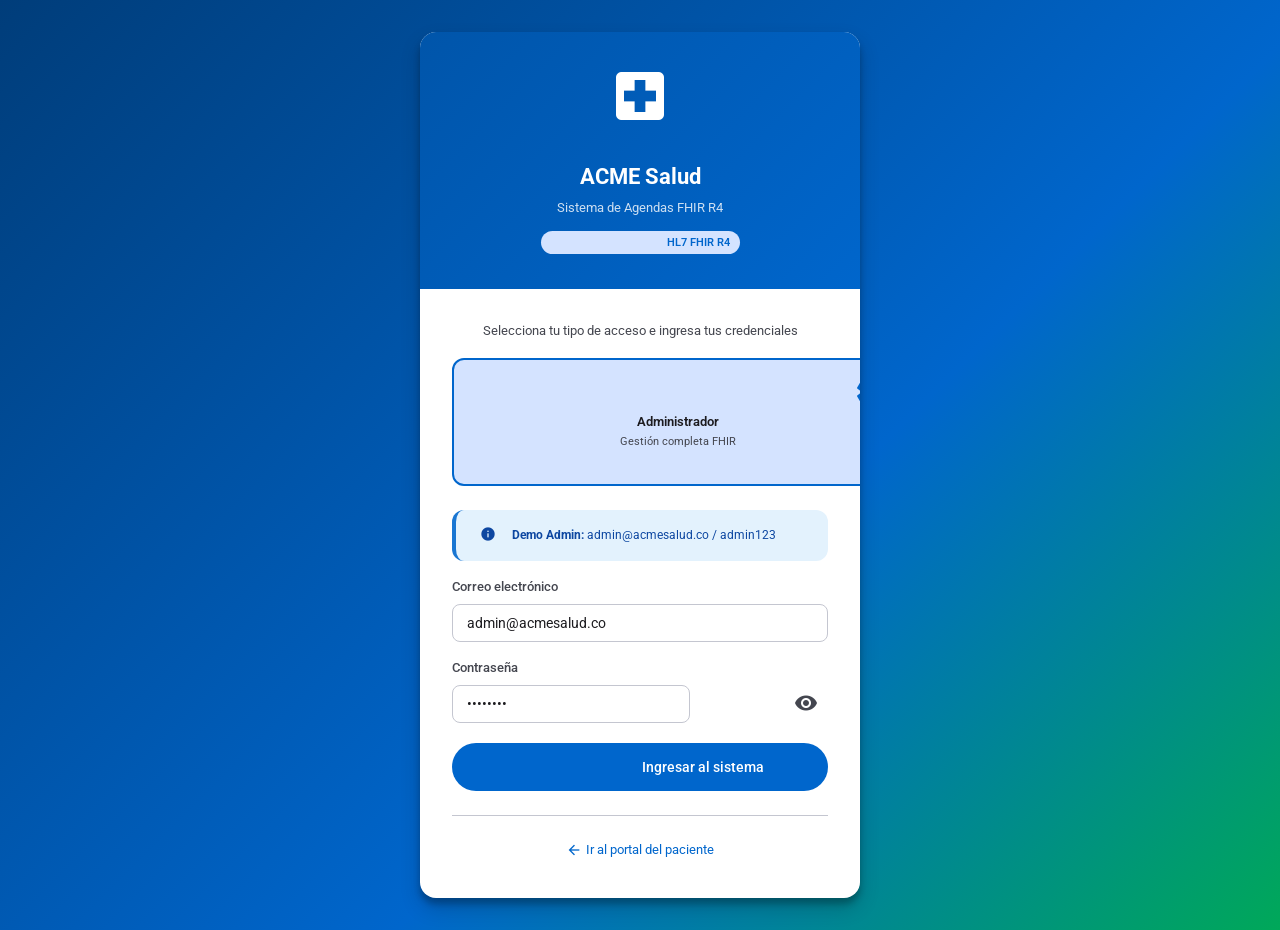
<file: backend-html/practitioners.html>
<!doctype html>
<html lang="es">
<head>
  <meta charset="UTF-8"/>
  <meta name="viewport" content="width=device-width, initial-scale=1.0"/>
  <title>Practitioner - ACME Salud FHIR</title>
  <link href="https://fonts.googleapis.com/css2?family=Roboto:wght@300;400;500;700&display=swap" rel="stylesheet"/>
  <link href="https://fonts.googleapis.com/icon?family=Material+Icons" rel="stylesheet"/>
  <link rel="stylesheet" href="css/dashboard.css"/>
<script src="js/sweetalert2.min.js"></script>
</head>
<body>
<div class="dashboard-layout">
  <aside class="sidebar">
    <div class="sidebar-brand"><span class="material-icons brand-icon">local_hospital</span><div><div class="brand-name">ACME Salud</div><div class="brand-sub">Sistema FHIR R4</div></div></div>
    <div class="sidebar-user"><div class="user-avatar"><span class="material-icons">person</span></div><div class="user-info"><div class="user-name" id="sidebar-user-name">-</div><span class="user-role" id="sidebar-user-role">Admin</span></div></div>
    <nav class="sidebar-nav">
      <div class="nav-section-title">Principal</div>
      <a class="nav-item" href="index.html"><span class="material-icons">dashboard</span> Dashboard</a>
      <a class="nav-item" href="appointments.html"><span class="material-icons">event</span> Citas (Appointment)</a>
      <div class="nav-section-title">Recursos FHIR</div>
      <a class="nav-item" href="organizations.html"><span class="material-icons">business</span> Organization</a>
      <a class="nav-item" href="locations.html"><span class="material-icons">location_on</span> Location</a>
      <a class="nav-item" href="patients.html"><span class="material-icons">people</span> Patient</a>
      <a class="nav-item" href="coverage.html"><span class="material-icons">health_and_safety</span> Coverage</a>
      <a class="nav-item active" href="practitioners.html"><span class="material-icons">medical_services</span> Practitioner</a>
      <a class="nav-item" href="healthcare-services.html"><span class="material-icons">local_hospital</span> HealthcareService</a>
      <a class="nav-item" href="schedules.html"><span class="material-icons">calendar_month</span> Schedule &amp; Slot</a>
      <a class="nav-item" href="fhir-console.html"><span class="material-icons">terminal</span> Consola FHIR <span class="nav-badge">API</span></a>
      <div class="nav-section-title">Portal</div>
      <a class="nav-item" href="../agenda/" target="_blank"><span class="material-icons">open_in_new</span> Portal Paciente</a>
    </nav>
    <div class="sidebar-footer"><button class="logout-btn" data-logout><span class="material-icons">logout</span> Cerrar sesión</button></div>
  </aside>

  <div class="main-content">
    <header class="topbar">
      <div class="topbar-left">
        <button class="icon-btn" id="sidebar-toggle"><span class="material-icons">menu</span></button>
        <div><div class="topbar-title">Practitioner &amp; PractitionerRole</div><div class="breadcrumb">FHIR Resource · Médicos especialistas y roles</div></div>
      </div>
      <div class="topbar-right"><span class="fhir-badge"><span class="material-icons" style="font-size:14px">verified</span> FHIR R4</span></div>
    </header>

    <main class="page-content">
      <div class="alert alert-info mb-lg">
        <span class="material-icons">info</span>
        <div><strong>FHIR Practitioner + PractitionerRole:</strong> Los médicos especialistas de mayor demanda tienen su propia <strong>agenda mensual (Schedule)</strong>. El PractitionerRole define su rol como empleado de ACME Salud, su especialidad y disponibilidad horaria.</div>
      </div>

      <!-- Tabs -->
      <div class="tabs">
        <button class="tab-btn active" onclick="switchTab('practitioners', this)"><span class="material-icons">person</span> Practitioners</button>
        <button class="tab-btn" onclick="switchTab('roles', this)"><span class="material-icons">work</span> PractitionerRole</button>
      </div>

      <!-- TAB: Practitioners -->
      <div class="tab-content active" id="tab-practitioners">
        <div class="crud-card">
          <div class="crud-header">
            <div><div class="crud-title">Profesionales de salud</div><div class="crud-subtitle" id="prac-count">Cargando...</div></div>
            <div class="crud-actions">
              <div class="search-field">
                <span class="material-icons" style="font-size:18px;color:var(--md-sys-color-on-surface-variant)">search</span>
                <input type="text" id="search-prac" placeholder="Buscar médico..." oninput="filterPracs()"/>
              </div>
              <button class="btn btn-primary" onclick="openPracModal()"><span class="material-icons">person_add</span> Nuevo Practitioner</button>
            </div>
          </div>
          <div class="table-container">
            <table>
              <thead>
                <tr><th>ID FHIR</th><th>T. Profesional</th><th>Nombre</th><th>Especialidad</th><th>Género</th><th>Teléfono</th><th>Estado</th><th>Acciones</th></tr>
              </thead>
              <tbody id="pracs-table"></tbody>
            </table>
          </div>
        </div>
      </div>

      <!-- TAB: PractitionerRole -->
      <div class="tab-content hidden" id="tab-roles">
        <div class="crud-card">
          <div class="crud-header">
            <div><div class="crud-title">Roles y disponibilidad</div><div class="crud-subtitle" id="role-count">Cargando...</div></div>
            <div class="crud-actions">
              <button class="btn btn-primary" onclick="openRoleModal()"><span class="material-icons">add</span> Nuevo PractitionerRole</button>
            </div>
          </div>
          <div class="table-container">
            <table>
              <thead>
                <tr><th>ID FHIR</th><th>Médico</th><th>Organización</th><th>Especialidad</th><th>Rol</th><th>Disponibilidad</th><th>Vigencia</th><th>Estado</th><th>Acciones</th></tr>
              </thead>
              <tbody id="roles-table"></tbody>
            </table>
          </div>
        </div>
      </div>
    </main>
  </div>
</div>

<!-- Modal Practitioner -->
<div class="modal-overlay hidden" id="prac-modal">
  <div class="modal modal-lg">
    <div class="modal-header">
      <div class="modal-title"><span class="material-icons">medical_services</span><span id="prac-modal-title">Nuevo Practitioner</span></div>
      <button class="close-btn" onclick="closeModal('prac-modal')"><span class="material-icons">close</span></button>
    </div>
    <div class="modal-body">
      <div class="form-grid">
        <div class="form-section-title">Identificación FHIR</div>
        <div class="form-group">
          <label class="form-label">ID del recurso <span class="required">*</span></label>
          <input type="text" id="prac-id" class="form-control" placeholder="prac-001" required/>
        </div>
        <div class="form-group">
          <label class="form-label">Tarjeta Profesional</label>
          <input type="text" id="prac-tp" class="form-control" placeholder="111222333"/>
        </div>
        <div class="form-group">
          <label class="form-label">Cédula</label>
          <input type="text" id="prac-cc" class="form-control" placeholder="79123456"/>
        </div>
        <div class="form-group">
          <label class="form-label">Estado</label>
          <select id="prac-active" class="form-control"><option value="true">Activo</option><option value="false">Inactivo</option></select>
        </div>

        <div class="form-section-title">Nombre</div>
        <div class="form-group">
          <label class="form-label">Prefijo (Dr./Dra.)</label>
          <input type="text" id="prac-prefix" class="form-control" placeholder="Dr."/>
        </div>
        <div class="form-group">
          <label class="form-label">Primer nombre <span class="required">*</span></label>
          <input type="text" id="prac-given1" class="form-control" placeholder="Gregorio" required/>
        </div>
        <div class="form-group">
          <label class="form-label">Segundo nombre</label>
          <input type="text" id="prac-given2" class="form-control" placeholder=""/>
        </div>
        <div class="form-group">
          <label class="form-label">Apellido <span class="required">*</span></label>
          <input type="text" id="prac-family" class="form-control" placeholder="Casas" required/>
        </div>
        <div class="form-group">
          <label class="form-label">Género</label>
          <select id="prac-gender" class="form-control"><option value="male">Masculino</option><option value="female">Femenino</option><option value="other">Otro</option></select>
        </div>
        <div class="form-group">
          <label class="form-label">Fecha nacimiento</label>
          <input type="date" id="prac-birth" class="form-control"/>
        </div>

        <div class="form-section-title">Contacto</div>
        <div class="form-group">
          <label class="form-label">Teléfono</label>
          <input type="tel" id="prac-phone" class="form-control" placeholder="+57 300 1234567"/>
        </div>
        <div class="form-group">
          <label class="form-label">Correo</label>
          <input type="email" id="prac-email" class="form-control" placeholder="medico@acmesalud.co"/>
        </div>

        <div class="form-section-title">Cualificación / Especialidad</div>
        <div class="form-group full-width">
          <label class="form-label">Especialidad</label>
          <select id="prac-specialty" class="form-control">
            <option value="394814009|Medicina General">Medicina General</option>
            <option value="394537008|Pediatría">Pediatría</option>
            <option value="394802001|Cardiología">Cardiología</option>
            <option value="394583002|Dermatología">Dermatología</option>
            <option value="394585009|Ob/Ginecología">Ob/Ginecología</option>
            <option value="394589003|Neurología">Neurología</option>
            <option value="394609007|Cirugía General">Cirugía General</option>
            <option value="418112009|Ortopedia">Ortopedia</option>
            <option value="394600006|Psiquiatría">Psiquiatría</option>
          </select>
        </div>
      </div>
    </div>
    <div class="modal-footer">
      <button class="btn btn-outlined" onclick="closeModal('prac-modal')">Cancelar</button>
      <button class="btn btn-primary" onclick="savePrac()"><span class="material-icons">save</span> Guardar Practitioner</button>
    </div>
  </div>
</div>

<!-- Modal PractitionerRole -->
<div class="modal-overlay hidden" id="role-modal">
  <div class="modal modal-lg">
    <div class="modal-header">
      <div class="modal-title"><span class="material-icons">work</span><span id="role-modal-title">Nuevo PractitionerRole</span></div>
      <button class="close-btn" onclick="closeModal('role-modal')"><span class="material-icons">close</span></button>
    </div>
    <div class="modal-body">
      <div class="form-grid">
        <div class="form-section-title">Identificación</div>
        <div class="form-group">
          <label class="form-label">ID del recurso <span class="required">*</span></label>
          <input type="text" id="role-id" class="form-control" placeholder="role-001" required/>
        </div>
        <div class="form-group">
          <label class="form-label">Estado</label>
          <select id="role-active" class="form-control"><option value="true">Activo</option><option value="false">Inactivo</option></select>
        </div>

        <div class="form-section-title">Vínculos</div>
        <div class="form-group">
          <label class="form-label">Practitioner (Médico) <span class="required">*</span></label>
          <select id="role-prac" class="form-control" required></select>
        </div>
        <div class="form-group">
          <label class="form-label">Organización</label>
          <select id="role-org" class="form-control"></select>
        </div>

        <div class="form-section-title">Especialidad y Rol</div>
        <div class="form-group">
          <label class="form-label">Código del rol</label>
          <input type="text" id="role-code" class="form-control" placeholder="PED / CARD / GP"/>
        </div>
        <div class="form-group">
          <label class="form-label">Especialidad</label>
          <select id="role-specialty" class="form-control">
            <option value="394814009|Medicina General">Medicina General</option>
            <option value="394537008|Pediatría">Pediatría</option>
            <option value="394802001|Cardiología">Cardiología</option>
            <option value="394583002|Dermatología">Dermatología</option>
            <option value="394585009|Ob/Ginecología">Ob/Ginecología</option>
            <option value="394589003|Neurología">Neurología</option>
          </select>
        </div>

        <div class="form-section-title">Vigencia del rol</div>
        <div class="form-group">
          <label class="form-label">Inicio</label>
          <input type="date" id="role-start" class="form-control"/>
        </div>
        <div class="form-group">
          <label class="form-label">Fin</label>
          <input type="date" id="role-end" class="form-control"/>
        </div>

        <div class="form-section-title full-width">Disponibilidad horaria</div>
        <div class="form-group">
          <label class="form-label">Días disponibles</label>
          <div style="display:flex;flex-wrap:wrap;gap:8px;margin-top:4px" id="days-check">
            <label style="display:flex;align-items:center;gap:4px;font-size:13px"><input type="checkbox" value="mon" checked> Lun</label>
            <label style="display:flex;align-items:center;gap:4px;font-size:13px"><input type="checkbox" value="tue" checked> Mar</label>
            <label style="display:flex;align-items:center;gap:4px;font-size:13px"><input type="checkbox" value="wed" checked> Mié</label>
            <label style="display:flex;align-items:center;gap:4px;font-size:13px"><input type="checkbox" value="thu" checked> Jue</label>
            <label style="display:flex;align-items:center;gap:4px;font-size:13px"><input type="checkbox" value="fri" checked> Vie</label>
            <label style="display:flex;align-items:center;gap:4px;font-size:13px"><input type="checkbox" value="sat"> Sáb</label>
            <label style="display:flex;align-items:center;gap:4px;font-size:13px"><input type="checkbox" value="sun"> Dom</label>
          </div>
        </div>
        <div class="form-group">
          <label class="form-label">Hora inicio</label>
          <select id="role-avail-start" class="form-control"></select>
        </div>
        <div class="form-group">
          <label class="form-label">Hora fin</label>
          <select id="role-avail-end" class="form-control"></select>
        </div>
      </div>
    </div>
    <div class="modal-footer">
      <button class="btn btn-outlined" onclick="closeModal('role-modal')">Cancelar</button>
      <button class="btn btn-primary" onclick="saveRole()"><span class="material-icons">save</span> Guardar PractitionerRole</button>
    </div>
  </div>
</div>



<div class="toast-container"></div>
<script src="js/fhir-client.js"></script>
<script src="js/config.js"></script>
<script src="js/fhir-inspector.js"></script>
<script src="js/fhir-inspector-ui.js"></script>
<script>
const session = requireAuth(['admin']);
if (session) { renderSidebarUser(session);
  function initPage() {
    renderPracs(); renderRoles(); if (new URLSearchParams(location.search).get('new')) openPracModal();
  }
  if (Object.keys(dataCache).length > 0) {
    initPage();
  } else {
    document.addEventListener('fhirCacheReady', initPage, { once: true });
  }
}

function toast(icon, title, text) {
  try { if (typeof Swal !== 'undefined' && Swal.fire) Swal.fire({ icon, title, text, timer: 2000, showConfirmButton: false }); else alert(title); } catch (e) { console.warn('toast err', e); }
}

let editingPracId = null, editingRoleId = null;

function switchTab(tab, btn) {
  document.querySelectorAll('.tab-btn').forEach(b => b.classList.remove('active'));
  document.querySelectorAll('.tab-content').forEach(c => { c.classList.remove('active'); c.classList.add('hidden'); });
  btn.classList.add('active');
  document.getElementById(`tab-${tab}`).classList.remove('hidden');
  document.getElementById(`tab-${tab}`).classList.add('active');
}

function renderPracs(filter = '') {
  const all = getResources('Practitioner');
  const filtered = filter ? all.filter(p => getPatientName(p).toLowerCase().includes(filter.toLowerCase())) : all;
  document.getElementById('prac-count').textContent = `${filtered.length} profesional(es)`;

  const tbody = document.getElementById('pracs-table');
  tbody.innerHTML = '';
  if (!filtered.length) { tbody.innerHTML = '<tr><td colspan="8" style="text-align:center;padding:32px;color:var(--md-sys-color-on-surface-variant)">Sin profesionales registrados</td></tr>'; return; }

  filtered.forEach(prac => {
    const tp = prac.identifier?.find(i => i.type?.coding?.[0]?.code === 'MD' || i.system?.includes('tarjeta'))?.value || '-';
    const specialty = prac.qualification?.[0]?.code?.coding?.[0]?.display || '-';
    const tr = document.createElement('tr');
    tr.innerHTML = `
      <td><span class="fhir-id">${prac.id}</span></td>
      <td>${tp}</td>
      <td><strong>${getPatientName(prac)}</strong></td>
      <td><span class="badge badge-booked">${specialty}</span></td>
      <td>${prac.gender === 'female' ? 'Femenino' : 'Masculino'}</td>
      <td>${prac.telecom?.find(t => t.system === 'phone')?.value || '-'}</td>
      <td><span class="badge ${prac.active ? 'badge-active' : 'badge-inactive'}">${prac.active ? 'Activo' : 'Inactivo'}</span></td>
      <td>
        <div style="display:flex;gap:4px">
          <button class="btn btn-outlined btn-sm" onclick='editPrac(${JSON.stringify(prac.id)})'><span class="material-icons" style="font-size:16px">edit</span> Editar</button>
          <button class="btn btn-danger btn-sm" onclick='openDeletePrac(${JSON.stringify(prac.id)}, "Practitioner")'><span class="material-icons" style="font-size:16px">delete</span></button>
        </div>
      </td>`;
    tbody.appendChild(tr);
  });
}

function renderRoles() {
  const all = getResources('PractitionerRole');
  document.getElementById('role-count').textContent = `${all.length} rol(es) registrado(s)`;
  const tbody = document.getElementById('roles-table');
  tbody.innerHTML = '';
  if (!all.length) { tbody.innerHTML = '<tr><td colspan="9" style="text-align:center;padding:32px;color:var(--md-sys-color-on-surface-variant)">Sin roles registrados</td></tr>'; return; }

  all.forEach(role => {
    const days = role.availableTime?.[0]?.daysOfWeek?.join(', ') || '-';
    const start = role.availableTime?.[0]?.availableStartTime || '-';
    const end = role.availableTime?.[0]?.availableEndTime || '-';
    const specialty = role.specialty?.[0]?.coding?.[0]?.display || '-';
    const tr = document.createElement('tr');
    tr.innerHTML = `
      <td><span class="fhir-id">${role.id}</span></td>
      <td><strong>${role.practitioner?.display || role.practitioner?.reference || '-'}</strong></td>
      <td>${role.organization?.display || '-'}</td>
      <td><span class="badge badge-booked">${specialty}</span></td>
      <td>${role.code?.[0]?.coding?.[0]?.display || '-'}</td>
      <td class="text-sm">${days}<br><span class="text-muted">${start} – ${end}</span></td>
      <td class="text-sm">${formatDate(role.period?.start)} – ${formatDate(role.period?.end)}</td>
      <td><span class="badge ${role.active ? 'badge-active' : 'badge-inactive'}">${role.active ? 'Activo' : 'Inactivo'}</span></td>
      <td>
        <div style="display:flex;gap:4px">
          <button class="btn btn-outlined btn-sm" onclick='editRole(${JSON.stringify(role.id)})'><span class="material-icons" style="font-size:16px">edit</span></button>
          <button class="btn btn-danger btn-sm" onclick='openDeletePrac(${JSON.stringify(role.id)}, "PractitionerRole")'><span class="material-icons" style="font-size:16px">delete</span></button>
        </div>
      </td>`;
    tbody.appendChild(tr);
  });
}

function filterPracs() { renderPracs(document.getElementById('search-prac').value); }

function openPracModal(prac = null) {
  editingPracId = prac?.id || null;
  document.getElementById('prac-modal-title').textContent = prac ? 'Editar Practitioner' : 'Nuevo Practitioner';
  document.getElementById('prac-id').value = prac?.id || '';
  document.getElementById('prac-id').disabled = !!prac;
  document.getElementById('prac-tp').value = prac?.identifier?.find(i => i.type?.coding?.[0]?.code === 'MD' || i.system?.includes('tarjeta'))?.value || '';
  document.getElementById('prac-cc').value = prac?.identifier?.find(i => i.type?.coding?.[0]?.code === 'CC' || i.system?.includes('cc'))?.value || '';
  document.getElementById('prac-active').value = String(prac?.active !== false);
  document.getElementById('prac-prefix').value = prac?.name?.[0]?.prefix?.[0] || '';
  const given = prac?.name?.[0]?.given || [];
  document.getElementById('prac-given1').value = given[0] || '';
  document.getElementById('prac-given2').value = given[1] || '';
  document.getElementById('prac-family').value = prac?.name?.[0]?.family || '';
  document.getElementById('prac-gender').value = prac?.gender || 'male';
  document.getElementById('prac-birth').value = prac?.birthDate || '';
  document.getElementById('prac-phone').value = prac?.telecom?.find(t => t.system === 'phone')?.value || '';
  document.getElementById('prac-email').value = prac?.telecom?.find(t => t.system === 'email')?.value || '';
  const specCode = prac?.qualification?.[0]?.code?.coding?.[0];
  if (specCode) {
    const specVal = `${specCode.code}|${specCode.display}`;
    const opt = document.getElementById('prac-specialty').querySelector(`option[value="${specVal}"]`);
    if (opt) document.getElementById('prac-specialty').value = specVal;
  }
  openModal('prac-modal');
}

function editPrac(id) { const p = getResource('Practitioner', id); if (p) openPracModal(p); }

function savePrac() {
  const id = document.getElementById('prac-id').value.trim().replace(/\s+/g, '-');
  const given1 = document.getElementById('prac-given1').value.trim();
  const family = document.getElementById('prac-family').value.trim();
  if (!id || !given1 || !family) { toast('error', 'Error', 'ID, nombre y apellido son obligatorios'); return; }

  const given = [given1];
  const given2 = document.getElementById('prac-given2').value.trim();
  if (given2) given.push(given2);

  const prefix = document.getElementById('prac-prefix').value.trim();
  const specVal = document.getElementById('prac-specialty').value.split('|');
  const telecom = [];
  const phone = document.getElementById('prac-phone').value.trim();
  const email = document.getElementById('prac-email').value.trim();
  if (phone) telecom.push({ system: 'phone', value: phone, use: 'mobile' });
  if (email) telecom.push({ system: 'email', value: email });

  const tp = document.getElementById('prac-tp').value.trim();
  const cc = document.getElementById('prac-cc').value.trim();
  const identifier = [];
  if (tp) identifier.push({ use: 'official', system: 'urn:oid:2.16.170.1.2.2.899999090.800197268.1.2', value: tp, type: { coding: [{ system: 'http://terminology.hl7.org/CodeSystem/v2-0203', code: 'MD', display: 'Medical License number' }], text: 'TP' } });
  if (cc) identifier.push({ use: 'official', system: 'urn:oid:2.16.170.3.899999040.1.4', value: cc, type: { coding: [{ system: 'http://terminology.fhir.guide/co/CodeSystem/ColombianPersonIdentifier', code: 'CC', display: 'Cédula ciudadanía' }], text: 'CC' } });

  const prac = {
    resourceType: 'Practitioner', id, identifier,
    active: document.getElementById('prac-active').value === 'true',
    name: [{ use: 'official', family, given, prefix: prefix ? [prefix] : [] }],
    telecom,
    gender: document.getElementById('prac-gender').value,
    birthDate: document.getElementById('prac-birth').value,
    qualification: [{ code: { coding: [{ system: 'http://snomed.info/sct', code: specVal[0], display: specVal[1] }], text: `Especialista en ${specVal[1]}` } }]
  };

  if (editingPracId) { updateResource('Practitioner', editingPracId, prac); closeModal('prac-modal'); Swal.fire({ icon: 'success', title: 'Actualizado', text: 'Practitioner actualizado', timer: 1500, showConfirmButton: false }).then(() => location.reload()); }
  else {
    if (getResource('Practitioner', id)) { Swal.fire({ icon: 'error', title: 'Error', text: 'Ya existe un Practitioner con ese ID' }); return; }
    createResource('Practitioner', prac);
    closeModal('prac-modal');
    Swal.fire({ icon: 'success', title: 'Creado', text: 'Practitioner creado', timer: 1500, showConfirmButton: false }).then(() => location.reload());
  }
}

function buildTimeOptions15(selectEl, selected) {
  const GRID_MINUTES = 15;
  const [sh, sm] = (selected || '00:00').split(':').map(Number);
  const roundedMins = Math.floor((sh * 60 + sm) / GRID_MINUTES) * GRID_MINUTES;
  const roundedSelected = `${String(Math.floor(roundedMins / 60)).padStart(2, '0')}:${String(roundedMins % 60).padStart(2, '0')}`;

  let html = '';
  for (let h = 0; h < 24; h++) {
    for (let m = 0; m < 60; m += GRID_MINUTES) {
      const val = `${String(h).padStart(2, '0')}:${String(m).padStart(2, '0')}`;
      html += `<option value="${val}"${val === roundedSelected ? ' selected' : ''}>${val}</option>`;
    }
  }
  selectEl.innerHTML = html;
}

function openRoleModal(role = null) {
  editingRoleId = role?.id || null;
  const pracs = getResources('Practitioner');
  const orgs = getResources('Organization');
  document.getElementById('role-prac').innerHTML = pracs.map(p => `<option value="${p.id}">${getPatientName(p)}</option>`).join('');
  document.getElementById('role-org').innerHTML = orgs.map(o => `<option value="${o.id}">${o.name}</option>`).join('');
  document.getElementById('role-modal-title').textContent = role ? 'Editar PractitionerRole' : 'Nuevo PractitionerRole';
  document.getElementById('role-id').value = role?.id || '';
  document.getElementById('role-id').disabled = !!role;
  document.getElementById('role-active').value = String(role?.active !== false);
  if (role) {
    document.getElementById('role-prac').value = role.practitioner?.reference?.replace('Practitioner/', '') || '';
    document.getElementById('role-org').value = role.organization?.reference?.replace('Organization/', '') || '';
  }
  document.getElementById('role-code').value = role?.code?.[0]?.coding?.[0]?.display || '';
  const specVal = role?.specialty?.[0]?.coding?.[0];
  if (specVal) document.getElementById('role-specialty').value = `${specVal.code}|${specVal.display}`;
  document.getElementById('role-start').value = role?.period?.start || '';
  document.getElementById('role-end').value = role?.period?.end || '';
  const avail = role?.availableTime?.[0] || {};
  buildTimeOptions15(document.getElementById('role-avail-start'), avail.availableStartTime?.substring(0, 5) || '08:00');
  buildTimeOptions15(document.getElementById('role-avail-end'), avail.availableEndTime?.substring(0, 5) || '17:00');
  const days = avail.daysOfWeek || ['mon', 'tue', 'wed', 'thu', 'fri'];
  document.querySelectorAll('#days-check input').forEach(cb => { cb.checked = days.includes(cb.value); });
  openModal('role-modal');
}

function editRole(id) { const r = getResource('PractitionerRole', id); if (r) openRoleModal(r); }

function saveRole() {
  const id = document.getElementById('role-id').value.trim().replace(/\s+/g, '-');
  const pracId = document.getElementById('role-prac').value;
  if (!id || !pracId) { toast('error', 'Error', 'ID y médico son obligatorios'); return; }

  const availStart = document.getElementById('role-avail-start').value;
  const availEnd = document.getElementById('role-avail-end').value;
  if (availEnd <= availStart) { toast('error', 'Error', 'La hora de fin debe ser mayor a la hora de inicio'); return; }

  const prac = getResource('Practitioner', pracId);
  const orgId = document.getElementById('role-org').value;
  const org = getResource('Organization', orgId);
  const specVal = document.getElementById('role-specialty').value.split('|');
  const days = [...document.querySelectorAll('#days-check input:checked')].map(cb => cb.value);

  const role = {
    resourceType: 'PractitionerRole', id,
    active: document.getElementById('role-active').value === 'true',
    period: { start: document.getElementById('role-start').value, end: document.getElementById('role-end').value },
    practitioner: { reference: `Practitioner/${pracId}`, display: getPatientName(prac) },
    organization: orgId ? { reference: `Organization/${orgId}`, display: org?.name || orgId } : undefined,
    code: [{ coding: [{ display: document.getElementById('role-code').value }] }],
    specialty: [{ coding: [{ system: 'http://snomed.info/sct', code: specVal[0], display: specVal[1] }] }],
    availableTime: [{ daysOfWeek: days, availableStartTime: availStart + ':00', availableEndTime: availEnd + ':00' }]
  };

  if (editingRoleId) { updateResource('PractitionerRole', editingRoleId, role); closeModal('role-modal'); Swal.fire({ icon: 'success', title: 'Actualizado', text: 'PractitionerRole actualizado', timer: 1500, showConfirmButton: false }).then(() => location.reload()); }
  else {
    if (getResource('PractitionerRole', id)) { Swal.fire({ icon: 'error', title: 'Error', text: 'Ya existe un PractitionerRole con ese ID' }); return; }
    createResource('PractitionerRole', role);
    closeModal('role-modal');
    Swal.fire({ icon: 'success', title: 'Creado', text: 'PractitionerRole creado', timer: 1500, showConfirmButton: false }).then(() => location.reload());
  }
}

function openDeletePrac(id, type) { try { Swal.fire({ title: 'Eliminar recurso', text: '¿Eliminar este recurso? Esta acción es irreversible.', icon: 'warning', showCancelButton: true, confirmButtonColor: '#d33', cancelButtonText: 'Cancelar', confirmButtonText: 'Sí, eliminar' }).then(result => { if (result.isConfirmed) { deleteResource(type, id); Swal.fire({ icon: 'success', title: 'Eliminado', text: 'Recurso eliminado', timer: 1500, showConfirmButton: false }).then(() => location.reload()); } }); } catch(e) { if(confirm('¿Eliminar este recurso? Esta acción es irreversible.')) { deleteResource(type, id); location.reload(); } } }
</script>
</body>
</html>
</file>
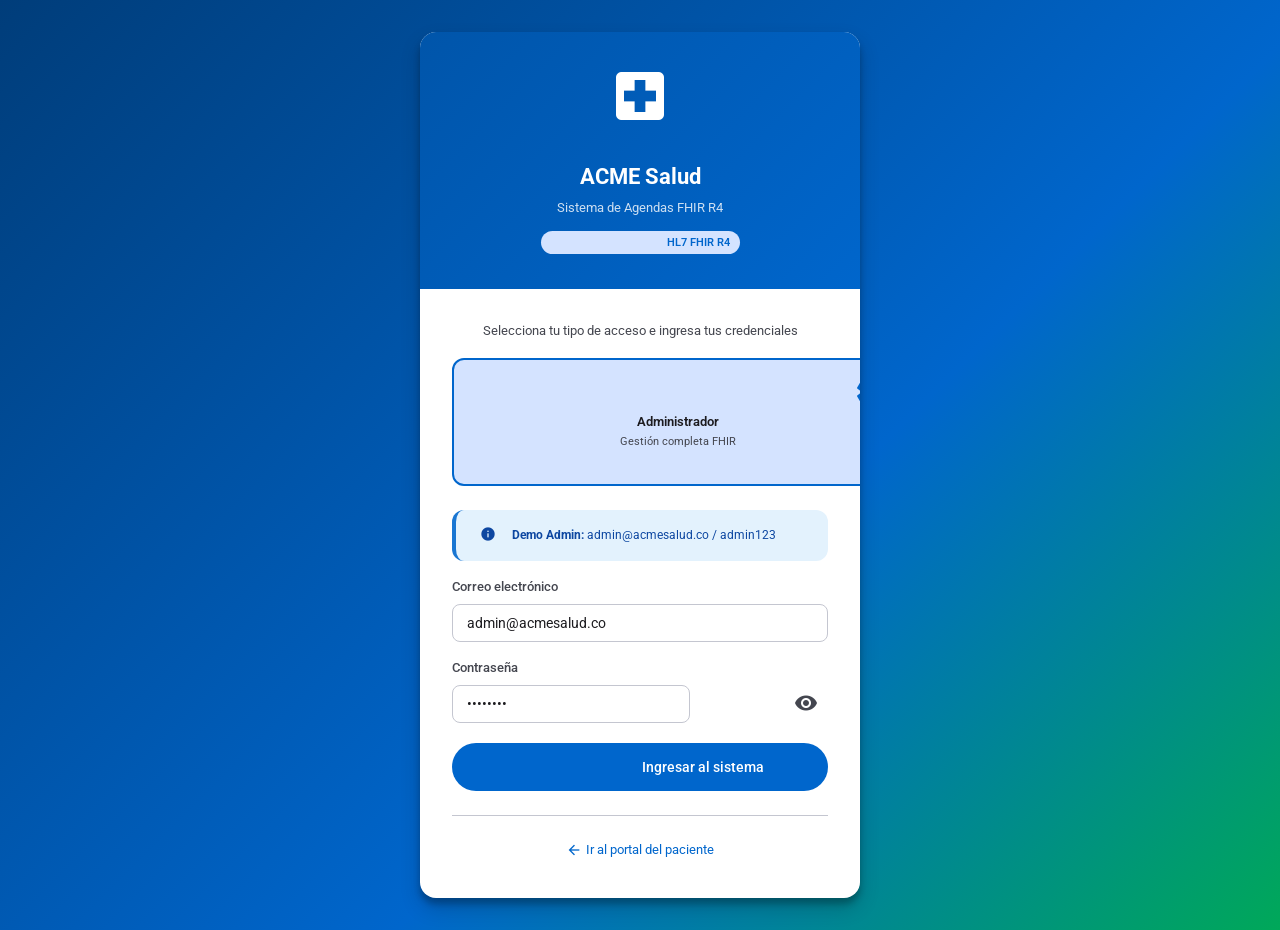
<file: backend-html/schedules.html>
<!doctype html>
<html lang="es">
<head>
  <meta charset="UTF-8"/>
  <meta name="viewport" content="width=device-width, initial-scale=1.0"/>
  <title>Schedule &amp; Slot - ACME Salud FHIR</title>
  <link href="https://fonts.googleapis.com/css2?family=Roboto:wght@300;400;500;700&display=swap" rel="stylesheet"/>
  <link href="https://fonts.googleapis.com/icon?family=Material+Icons" rel="stylesheet"/>
  <link rel="stylesheet" href="css/dashboard.css"/>
<script src="js/sweetalert2.min.js"></script>
<style>
  .slot-calendar-grid { display: grid; grid-template-columns: repeat(7, 1fr); grid-auto-rows: minmax(120px, auto); gap: var(--spacing-sm); padding: 0 var(--spacing-lg) var(--spacing-lg); }
  .slot-calendar-grid .calendar-day-header { text-align: center; font-size: 12px; font-weight: 500; color: var(--md-sys-color-on-surface-variant); padding: var(--spacing-sm); }
  .slot-calendar-grid .calendar-day { display: flex; flex-direction: column; align-items: stretch; border: 1px solid var(--md-sys-color-outline-variant); border-radius: var(--radius-md); overflow: hidden; }
  .slot-calendar-grid .calendar-day.empty { border: none; opacity: 0.3; }
  .slot-calendar-grid .calendar-day.unavailable { color: var(--md-sys-color-outline); }
  .slot-calendar-grid .calendar-day-num { font-size: 12px; font-weight: 600; padding: 3px 6px; color: var(--md-sys-color-on-surface-variant); flex-shrink: 0; }
  .slot-calendar-grid .calendar-day-slots { flex: 1; overflow-y: auto; display: flex; flex-direction: column; gap: 2px; padding: 0 4px 4px; }
  .slot-chip { display: flex; align-items: center; justify-content: space-between; gap: 4px; font-size: 10px; line-height: 1.4; padding: 1px 5px; border-radius: 4px; }
  .slot-chip .slot-chip-time { cursor: pointer; overflow: hidden; text-overflow: ellipsis; white-space: nowrap; }
  .slot-chip .slot-chip-del { font-size: 12px; opacity: 0.55; cursor: pointer; flex-shrink: 0; }
  .slot-chip .slot-chip-del:hover { opacity: 1; }
  .slot-chip.chip-free        { background: #e8f5e9; color: #2e7d32; }
  .slot-chip.chip-busy        { background: #fce4ec; color: #c62828; }
  .slot-chip.chip-unavailable { background: #eceff1; color: #546e7a; }
  .slot-chip.chip-tentative   { background: #fff8e1; color: #f57f17; }
  .slot-calendar-header { display: flex; align-items: center; justify-content: space-between; padding: var(--spacing-lg) var(--spacing-lg) 0; }
  .slot-calendar-header h3 { font-size: 18px; font-weight: 500; text-transform: capitalize; }
</style>
</head>
<body>
<div class="dashboard-layout">
  <aside class="sidebar">
    <div class="sidebar-brand"><span class="material-icons brand-icon">local_hospital</span><div><div class="brand-name">ACME Salud</div><div class="brand-sub">Sistema FHIR R4</div></div></div>
    <div class="sidebar-user"><div class="user-avatar"><span class="material-icons">person</span></div><div class="user-info"><div class="user-name" id="sidebar-user-name">-</div><span class="user-role" id="sidebar-user-role">Admin</span></div></div>
    <nav class="sidebar-nav">
      <div class="nav-section-title">Principal</div>
      <a class="nav-item" href="index.html"><span class="material-icons">dashboard</span> Dashboard</a>
      <a class="nav-item" href="appointments.html"><span class="material-icons">event</span> Citas (Appointment)</a>
      <div class="nav-section-title">Recursos FHIR</div>
      <a class="nav-item" href="organizations.html"><span class="material-icons">business</span> Organization</a>
      <a class="nav-item" href="locations.html"><span class="material-icons">location_on</span> Location</a>
      <a class="nav-item" href="patients.html"><span class="material-icons">people</span> Patient</a>
      <a class="nav-item" href="coverage.html"><span class="material-icons">health_and_safety</span> Coverage</a>
      <a class="nav-item" href="practitioners.html"><span class="material-icons">medical_services</span> Practitioner</a>
      <a class="nav-item" href="healthcare-services.html"><span class="material-icons">local_hospital</span> HealthcareService</a>
      <a class="nav-item active" href="schedules.html"><span class="material-icons">calendar_month</span> Schedule &amp; Slot</a>
      <a class="nav-item" href="fhir-console.html"><span class="material-icons">terminal</span> Consola FHIR <span class="nav-badge">API</span></a>
      <div class="nav-section-title">Portal</div>
      <a class="nav-item" href="../agenda/" target="_blank"><span class="material-icons">open_in_new</span> Portal Paciente</a>
    </nav>
    <div class="sidebar-footer"><button class="logout-btn" data-logout><span class="material-icons">logout</span> Cerrar sesión</button></div>
  </aside>

  <div class="main-content">
    <header class="topbar">
      <div class="topbar-left">
        <button class="icon-btn" id="sidebar-toggle"><span class="material-icons">menu</span></button>
        <div><div class="topbar-title">Schedule &amp; Slot</div><div class="breadcrumb">FHIR Resources · Agendas mensuales y espacios de tiempo</div></div>
      </div>
      <div class="topbar-right"><span class="fhir-badge"><span class="material-icons" style="font-size:14px">verified</span> FHIR R4</span></div>
    </header>

    <main class="page-content">
      <div class="alert alert-info mb-lg">
        <span class="material-icons">info</span>
        <div><strong>FHIR Schedule + Slot:</strong> Cada médico especialista tiene su propia <strong>agenda (Schedule) definida mensualmente</strong>. Los <strong>Slots</strong> son los espacios de tiempo disponibles dentro de esa agenda. Al agendar una cita (Appointment) se asigna un Slot.</div>
      </div>

      <!-- Tabs -->
      <div class="tabs">
        <button class="tab-btn active" onclick="switchTab('schedules', this)"><span class="material-icons">calendar_month</span> Schedules</button>
        <button class="tab-btn" onclick="switchTab('slots', this)"><span class="material-icons">schedule</span> Slots</button>
      </div>

      <!-- TAB: Schedules -->
      <div class="tab-content active" id="tab-schedules">
        <div class="crud-card">
          <div class="crud-header">
            <div><div class="crud-title">Agendas mensuales</div><div class="crud-subtitle" id="sched-count">Cargando...</div></div>
            <div class="crud-actions">
              <button class="btn btn-primary" onclick="openSchedModal()"><span class="material-icons">add</span> Nuevo Schedule</button>
            </div>
          </div>
          <div class="table-container">
            <table>
              <thead>
                <tr><th>ID FHIR</th><th>Identificador</th><th>Actor (Médico/Servicio)</th><th>Especialidad</th><th>Horizonte de planificación</th><th>Comentario</th><th>Estado</th><th>Acciones</th></tr>
              </thead>
              <tbody id="scheds-table"></tbody>
            </table>
          </div>
        </div>
      </div>

      <!-- TAB: Slots -->
      <div class="tab-content hidden" id="tab-slots">
        <div class="crud-card">
          <div class="crud-header">
            <div><div class="crud-title">Espacios de tiempo (Slots)</div><div class="crud-subtitle" id="slot-count">Selecciona una agenda</div></div>
            <div class="crud-actions">
              <select id="slot-sched-select" class="form-control" onchange="onSlotSchedChange()" style="min-width:260px">
                <option value="">Selecciona una agenda...</option>
              </select>
              <div class="search-field">
                <span class="material-icons" style="font-size:18px;color:var(--md-sys-color-on-surface-variant)">filter_list</span>
                <select id="filter-slot-status" onchange="renderSlotsCalendar()" style="border:none;background:none;outline:none;font-size:14px;cursor:pointer">
                  <option value="">Todos los estados</option>
                  <option value="free">Libres</option>
                  <option value="busy">Ocupados</option>
                  <option value="busy-unavailable">No disponible</option>
                </select>
              </div>
            </div>
          </div>
          <div id="slot-no-sched" style="padding:32px;text-align:center;color:var(--md-sys-color-on-surface-variant)">Selecciona una agenda para ver sus espacios en calendario.</div>
          <div id="slot-calendar-wrap" class="hidden">
            <div class="slot-calendar-header">
              <button class="btn btn-outlined btn-sm" onclick="shiftSlotCalendarMonth(-1)"><span class="material-icons">chevron_left</span></button>
              <h3 id="slot-calendar-month"></h3>
              <button class="btn btn-outlined btn-sm" onclick="shiftSlotCalendarMonth(1)"><span class="material-icons">chevron_right</span></button>
            </div>
            <div class="slot-calendar-grid" id="slot-calendar-grid"></div>
          </div>
        </div>
      </div>
    </main>
  </div>
</div>

<!-- Modal Schedule -->
<div class="modal-overlay hidden" id="sched-modal">
  <div class="modal modal-lg">
    <div class="modal-header">
      <div class="modal-title"><span class="material-icons">calendar_month</span><span id="sched-modal-title">Nuevo Schedule</span></div>
      <button class="close-btn" onclick="closeModal('sched-modal')"><span class="material-icons">close</span></button>
    </div>
    <div class="modal-body">
      <div class="form-grid">
        <div class="form-section-title">Identificación FHIR</div>
        <div class="form-group">
          <label class="form-label">ID del recurso <span class="required">*</span></label>
          <input type="text" id="sched-id" class="form-control" placeholder="sch-casas-may" required/>
        </div>
        <div class="form-group">
          <label class="form-label">Identificador interno</label>
          <input type="text" id="sched-identifier" class="form-control" placeholder="SCH-CASAS-MAY2026"/>
        </div>
        <div class="form-group">
          <label class="form-label">Estado</label>
          <select id="sched-active" class="form-control"><option value="true">Activo</option><option value="false">Inactivo</option></select>
        </div>

        <div class="form-section-title">Actor de la agenda</div>
        <div class="form-group">
          <label class="form-label">Médico (Practitioner) <span class="required">*</span></label>
          <select id="sched-prac" class="form-control" required></select>
        </div>
        <div class="form-group">
          <label class="form-label">Especialidad</label>
          <select id="sched-specialty" class="form-control">
            <option value="394814009|Medicina General">Medicina General</option>
            <option value="394537008|Pediatría">Pediatría</option>
            <option value="394802001|Cardiología">Cardiología</option>
            <option value="394583002|Dermatología">Dermatología</option>
            <option value="394585009|Ob/Ginecología">Ob/Ginecología</option>
            <option value="394589003|Neurología">Neurología</option>
          </select>
        </div>

        <div class="form-section-title">Horizonte de planificación mensual</div>
        <div class="form-group">
          <label class="form-label">Inicio del mes <span class="required">*</span></label>
          <input type="date" id="sched-start" class="form-control" required/>
        </div>
        <div class="form-group">
          <label class="form-label">Fin del mes <span class="required">*</span></label>
          <input type="date" id="sched-end" class="form-control" required/>
        </div>
        <div class="form-group full-width">
          <label class="form-label">Comentario / descripción</label>
          <textarea id="sched-comment" class="form-control" placeholder="Agenda mensual de Pediatría - Dr. Casas - Mayo 2026" rows="2"></textarea>
        </div>
      </div>
    </div>
    <div class="modal-footer">
      <button class="btn btn-outlined" onclick="closeModal('sched-modal')">Cancelar</button>
      <button class="btn btn-secondary" onclick="saveSched()"><span class="material-icons">save</span> Guardar Schedule</button>
    </div>
  </div>
</div>

<!-- Modal Slot -->
<div class="modal-overlay hidden" id="slot-modal">
  <div class="modal">
    <div class="modal-header">
      <div class="modal-title"><span class="material-icons">schedule</span><span id="slot-modal-title">Nuevo Slot</span></div>
      <button class="close-btn" onclick="closeModal('slot-modal')"><span class="material-icons">close</span></button>
    </div>
    <div class="modal-body">
      <div class="form-grid">
        <div class="form-section-title">Identificación</div>
        <div class="form-group">
          <label class="form-label">ID del recurso <span class="required">*</span></label>
          <input type="text" id="slot-id" class="form-control" placeholder="slot-001" required/>
        </div>
        <div class="form-group">
          <label class="form-label">Schedule (agenda) <span class="required">*</span></label>
          <select id="slot-schedule" class="form-control" required></select>
        </div>

        <div class="form-section-title">Tiempo</div>
        <div class="form-group">
          <label class="form-label">Inicio <span class="required">*</span></label>
          <input type="datetime-local" id="slot-start" class="form-control" required/>
        </div>
        <div class="form-group">
          <label class="form-label">Fin <span class="required">*</span></label>
          <input type="datetime-local" id="slot-end" class="form-control" required/>
        </div>
        <div class="form-group">
          <label class="form-label">Estado <span class="required">*</span></label>
          <select id="slot-status" class="form-control">
            <option value="free">Libre</option>
            <option value="busy">Ocupado</option>
            <option value="busy-unavailable">No disponible</option>
            <option value="busy-tentative">Tentativo</option>
          </select>
        </div>
        <div class="form-group">
          <label class="form-label">Comentario</label>
          <input type="text" id="slot-comment" class="form-control" placeholder="Disponible para primera vez"/>
        </div>
      </div>
    </div>
    <div class="modal-footer">
      <button class="btn btn-outlined" onclick="closeModal('slot-modal')">Cancelar</button>
      <button class="btn btn-primary" onclick="saveSlot()"><span class="material-icons">save</span> Guardar Slot</button>
    </div>
  </div>
</div>

<!-- Modal Generar espacios (grid de Slots) -->
<div class="modal-overlay hidden" id="gen-slots-modal">
  <div class="modal">
    <div class="modal-header">
      <div class="modal-title"><span class="material-icons">grid_on</span><span>Generar espacios</span></div>
      <button class="close-btn" onclick="closeModal('gen-slots-modal')"><span class="material-icons">close</span></button>
    </div>
    <div class="modal-body">
      <div class="alert alert-info mb-lg" id="gen-slots-hint" style="display:none">
        <span class="material-icons">info</span>
        <div id="gen-slots-hint-text"></div>
      </div>
      <div class="form-grid">
        <div class="form-section-title">Días de la semana</div>
        <div class="form-group full-width" id="gen-slots-days" style="display:flex;flex-wrap:wrap;gap:12px">
          <label style="display:flex;align-items:center;gap:4px"><input type="checkbox" value="1" checked/> Lun</label>
          <label style="display:flex;align-items:center;gap:4px"><input type="checkbox" value="2" checked/> Mar</label>
          <label style="display:flex;align-items:center;gap:4px"><input type="checkbox" value="3" checked/> Mié</label>
          <label style="display:flex;align-items:center;gap:4px"><input type="checkbox" value="4" checked/> Jue</label>
          <label style="display:flex;align-items:center;gap:4px"><input type="checkbox" value="5" checked/> Vie</label>
          <label style="display:flex;align-items:center;gap:4px"><input type="checkbox" value="6"/> Sáb</label>
          <label style="display:flex;align-items:center;gap:4px"><input type="checkbox" value="0"/> Dom</label>
        </div>

        <div class="form-section-title">Rango de horas (bloques de 15 min)</div>
        <div class="form-group">
          <label class="form-label">Hora de inicio <span class="required">*</span></label>
          <select id="gen-slots-start" class="form-control" required></select>
        </div>
        <div class="form-group">
          <label class="form-label">Hora de fin <span class="required">*</span></label>
          <select id="gen-slots-end" class="form-control" required></select>
        </div>
        <div class="form-group full-width text-sm text-muted">
          Se crearán espacios libres de 15 minutos, en los días marcados, dentro del horizonte de planificación mensual de la agenda. Los días que ya tengan slots registrados en esta agenda se omiten (no se sobrescriben).
        </div>
      </div>
    </div>
    <div class="modal-footer">
      <button class="btn btn-outlined" onclick="closeModal('gen-slots-modal')">Cancelar</button>
      <button class="btn btn-primary" onclick="confirmGenerateSlots()"><span class="material-icons">grid_on</span> Generar</button>
    </div>
  </div>
</div>

<div class="toast-container"></div>
<script src="js/fhir-client.js"></script>
<script src="js/config.js"></script>
<script src="js/fhir-inspector.js"></script>
<script src="js/fhir-inspector-ui.js"></script>
<script>
const session = requireAuth(['admin']);
if (session) { renderSidebarUser(session);
  function initPage() {
    renderScheds(); populateSlotSchedSelect(); if (new URLSearchParams(location.search).get('new')) openSchedModal();
  }
  if (Object.keys(dataCache).length > 0) {
    initPage();
  } else {
    document.addEventListener('fhirCacheReady', initPage, { once: true });
  }
}

function toast(icon, title, text) {
  try { if (typeof Swal !== 'undefined' && Swal.fire) Swal.fire({ icon, title, text, timer: 2000, showConfirmButton: false }); else alert(title); } catch (e) { console.warn('toast err', e); }
}

let editingSchedId = null, editingSlotId = null;

function switchTab(tab, btn) {
  document.querySelectorAll('.tab-btn').forEach(b => b.classList.remove('active'));
  document.querySelectorAll('.tab-content').forEach(c => { c.classList.remove('active'); c.classList.add('hidden'); });
  btn.classList.add('active');
  document.getElementById(`tab-${tab}`).classList.remove('hidden');
  document.getElementById(`tab-${tab}`).classList.add('active');
}

function renderScheds() {
  const all = getResources('Schedule');
  document.getElementById('sched-count').textContent = `${all.length} agenda(s) registrada(s)`;
  const tbody = document.getElementById('scheds-table');
  tbody.innerHTML = '';
  if (!all.length) { tbody.innerHTML = '<tr><td colspan="8" style="text-align:center;padding:32px;color:var(--md-sys-color-on-surface-variant)">Sin agendas registradas</td></tr>'; return; }

  all.forEach(sched => {
    const actor = sched.actor?.map(a => a.display || a.reference).join(', ') || '-';
    const spec = sched.specialty?.[0]?.coding?.[0]?.display || sched.serviceType?.[0]?.coding?.[0]?.display || '-';
    const slotsCount = getResources('Slot').filter(sl => sl.schedule?.reference === `Schedule/${sched.id}`).length;
    const freeCount  = getResources('Slot').filter(sl => sl.schedule?.reference === `Schedule/${sched.id}` && sl.status === 'free').length;
    const tr = document.createElement('tr');
    tr.innerHTML = `
      <td><span class="fhir-id">${sched.id}</span></td>
      <td><span class="text-xs" style="font-family:monospace">${sched.identifier?.[0]?.value || '-'}</span></td>
      <td><strong>${actor}</strong></td>
      <td><span class="badge badge-booked">${spec}</span></td>
      <td class="text-sm">${formatDate(sched.planningHorizon?.start)} – ${formatDate(sched.planningHorizon?.end)}</td>
      <td class="text-sm text-muted">${sched.comment || '-'}<br><span class="badge badge-active">${freeCount} libres</span> / <span class="badge badge-inactive">${slotsCount} total</span></td>
      <td><span class="badge ${sched.active ? 'badge-active' : 'badge-inactive'}">${sched.active ? 'Activo' : 'Inactivo'}</span></td>
      <td>
        <div style="display:flex;gap:4px">
          <button class="btn btn-outlined btn-sm" onclick='editSched(${JSON.stringify(sched.id)})'><span class="material-icons" style="font-size:16px">edit</span></button>
          <button class="btn btn-secondary btn-sm" title="Generar espacios de 15 min dentro de un rango de días/horas" onclick='openGenerateSlotsModal(${JSON.stringify(sched.id)})'><span class="material-icons" style="font-size:16px">grid_on</span> Generar espacios</button>
          <button class="btn btn-danger btn-sm" onclick='openDeleteSched(${JSON.stringify(sched.id)}, "Schedule")'><span class="material-icons" style="font-size:16px">delete</span></button>
        </div>
      </td>`;
    tbody.appendChild(tr);
  });
}

// Grid de disponibilidad: bloques libres de 15 min, en los días y el rango horario
// que el admin elija por agenda. Se genera al grano más fino de la tabla de convenios
// para poder consumir N slots contiguos según la duración real (especialidad +
// aseguradora) al agendar una cita.
const GRID_MINUTES = 15;
let genSlotsSchedId = null;

function buildTimeOptions(selectEl, selected) {
  // Redondea hacia abajo al grano de 15 min más cercano, por si la hora a preseleccionar
  // (p.ej. proveniente de PractitionerRole.availableTime) no cae justo en el grid.
  const [sh, sm] = (selected || '00:00').split(':').map(Number);
  const roundedMins = Math.floor((sh * 60 + sm) / GRID_MINUTES) * GRID_MINUTES;
  const roundedSelected = `${String(Math.floor(roundedMins / 60)).padStart(2, '0')}:${String(roundedMins % 60).padStart(2, '0')}`;

  let html = '';
  for (let h = 0; h < 24; h++) {
    for (let m = 0; m < 60; m += GRID_MINUTES) {
      const val = `${String(h).padStart(2, '0')}:${String(m).padStart(2, '0')}`;
      html += `<option value="${val}"${val === roundedSelected ? ' selected' : ''}>${val}</option>`;
    }
  }
  selectEl.innerHTML = html;
}

const FHIR_DOW_TO_JS = { sun: 0, mon: 1, tue: 2, wed: 3, thu: 4, fri: 5, sat: 6 };
let genSlotsAvailability = null; // PractitionerRole.availableTime[0] de la agenda abierta, si existe

// El Schedule por sí solo no define horario diario; la disponibilidad real del médico
// vive en PractitionerRole.availableTime. Sin esto, el generador de slots quedaría
// desconectado de ese recurso y permitiría crear espacios en días/horas en que el
// médico no atiende según su PractitionerRole.
function getAvailableTimeForSchedule(sched) {
  const pracRef = sched.actor?.find(a => a.reference?.startsWith('Practitioner/'))?.reference;
  if (!pracRef) return null;
  const role = getResources('PractitionerRole').find(r => r.practitioner?.reference === pracRef);
  return role?.availableTime?.[0] || null;
}

function openGenerateSlotsModal(schedId) {
  const sched = getResource('Schedule', schedId);
  if (!sched?.planningHorizon?.start || !sched?.planningHorizon?.end) {
    toast('error', 'Error', 'La agenda no tiene horizonte de planificación definido');
    return;
  }
  genSlotsSchedId = schedId;
  genSlotsAvailability = getAvailableTimeForSchedule(sched);

  const defaultDays = genSlotsAvailability?.daysOfWeek?.length
    ? new Set(genSlotsAvailability.daysOfWeek.map(d => FHIR_DOW_TO_JS[d]))
    : new Set([1, 2, 3, 4, 5]);
  document.querySelectorAll('#gen-slots-days input[type=checkbox]').forEach(cb => {
    cb.checked = defaultDays.has(parseInt(cb.value));
  });

  const startHour = (genSlotsAvailability?.availableStartTime || '07:00:00').substring(0, 5);
  const endHour = (genSlotsAvailability?.availableEndTime || '17:00:00').substring(0, 5);
  buildTimeOptions(document.getElementById('gen-slots-start'), startHour);
  buildTimeOptions(document.getElementById('gen-slots-end'), endHour);

  const hint = document.getElementById('gen-slots-hint');
  const hintText = document.getElementById('gen-slots-hint-text');
  if (genSlotsAvailability) {
    hintText.innerHTML = `Días y horas precargados desde <strong>PractitionerRole.availableTime</strong> del médico de esta agenda. Puedes ajustarlos, pero se te avisará si el rango elegido queda fuera de su disponibilidad registrada.`;
  } else {
    hintText.innerHTML = `Este médico no tiene <strong>PractitionerRole.availableTime</strong> definido; se usa un rango por defecto (Lun-Vie 07:00-17:00).`;
  }
  hint.style.display = 'flex';

  openModal('gen-slots-modal');
}

async function confirmGenerateSlots() {
  const schedId = genSlotsSchedId;
  const sched = getResource('Schedule', schedId);
  if (!sched) return;

  const days = [...document.querySelectorAll('#gen-slots-days input:checked')].map(cb => parseInt(cb.value));
  const startHour = document.getElementById('gen-slots-start').value;
  const endHour = document.getElementById('gen-slots-end').value;

  if (!days.length) { toast('error', 'Error', 'Selecciona al menos un día de la semana'); return; }
  if (!startHour || !endHour || startHour === endHour) { toast('error', 'Error', 'La hora de inicio y la hora de fin deben ser diferentes'); return; }
  if (endHour <= startHour) { toast('error', 'Error', 'La hora de fin debe ser mayor a la hora de inicio'); return; }

  if (genSlotsAvailability) {
    const availDays = new Set((genSlotsAvailability.daysOfWeek || []).map(d => FHIR_DOW_TO_JS[d]));
    const availStart = (genSlotsAvailability.availableStartTime || '00:00').substring(0, 5);
    const availEnd = (genSlotsAvailability.availableEndTime || '23:45').substring(0, 5);
    const outsideDays = days.filter(d => !availDays.has(d));
    const outsideHours = startHour < availStart || endHour > availEnd;
    if (outsideDays.length || outsideHours) {
      const dayNames = { 0: 'Dom', 1: 'Lun', 2: 'Mar', 3: 'Mié', 4: 'Jue', 5: 'Vie', 6: 'Sáb' };
      const detail = [
        outsideDays.length ? `día(s) ${outsideDays.map(d => dayNames[d]).join(', ')} fuera de su disponibilidad` : '',
        outsideHours ? `rango horario fuera de ${availStart}-${availEnd}` : ''
      ].filter(Boolean).join(' y ');
      const confirmOutside = await Swal.fire({
        icon: 'warning', title: 'Fuera de la disponibilidad del médico',
        html: `El PractitionerRole de este médico registra disponibilidad solo ${genSlotsAvailability.daysOfWeek?.join('/') || ''} de ${availStart} a ${availEnd}.<br>Lo que elegiste tiene ${detail}.<br><br>¿Deseas generar los espacios igual?`,
        showCancelButton: true, confirmButtonText: 'Generar de todas formas', cancelButtonText: 'Ajustar selección'
      });
      if (!confirmOutside.isConfirmed) return;
    }
  }

  closeModal('gen-slots-modal');

  const startStr = sched.planningHorizon.start;
  const endStr = sched.planningHorizon.end;
  const [startH, startM] = startHour.split(':').map(Number);
  const [endH, endM] = endHour.split(':').map(Number);
  const daySet = new Set(days);

  const existingDays = new Set(
    getResources('Slot')
      .filter(sl => sl.schedule?.reference === `Schedule/${schedId}`)
      .map(sl => sl.start?.substring(0, 10))
  );
  const spec = sched.serviceType?.[0]?.coding?.[0];

  // Se arma la lista completa de slots a crear ANTES de disparar solicitudes. El día se
  // arma con getFullYear/getMonth/getDate (no toISOString) para no desplazarse un día
  // en navegadores con zona horaria detrás de UTC (p.ej. Bogotá UTC-5).
  const jobs = [];
  let skippedDays = 0;
  const start = new Date(startStr + 'T00:00:00');
  const end = new Date(endStr + 'T00:00:00');

  for (let d = new Date(start); d <= end; d.setDate(d.getDate() + 1)) {
    if (!daySet.has(d.getDay())) continue;
    const dayStr = `${d.getFullYear()}-${String(d.getMonth() + 1).padStart(2, '0')}-${String(d.getDate()).padStart(2, '0')}`;
    if (existingDays.has(dayStr)) { skippedDays++; continue; }

    for (let mins = startH * 60 + startM; mins < endH * 60 + endM; mins += GRID_MINUTES) {
      const h = Math.floor(mins / 60), m = mins % 60;
      const slotStart = new Date(d);
      slotStart.setHours(h, m, 0, 0);
      const slotEnd = new Date(slotStart.getTime() + GRID_MINUTES * 60000);
      const id = `slot-${schedId}-${dayStr.replace(/-/g, '')}-${String(h).padStart(2, '0')}${String(m).padStart(2, '0')}`;
      jobs.push(() => createResource('Slot', {
        resourceType: 'Slot', id,
        schedule: { reference: `Schedule/${schedId}` },
        status: 'free',
        serviceType: spec ? [{ coding: [spec] }] : [],
        start: slotStart.toISOString(),
        end: slotEnd.toISOString()
      }));
    }
  }

  if (!jobs.length) {
    Swal.fire({ icon: 'info', title: 'Nada por generar', text: `Todos los días seleccionados ya tienen slots registrados (${skippedDays} omitido(s)).`, timer: 3000, showConfirmButton: false });
    return;
  }

  Swal.fire({ title: 'Generando slots...', html: `Creando 0 / ${jobs.length}...`, allowOutsideClick: false, didOpen: () => Swal.showLoading() });

  // Concurrencia limitada (no Promise.all sobre todos a la vez) para no saturar el
  // servidor FHIR local, y ningún fallo individual aborta el resto del lote.
  const CONCURRENCY = 6;
  let created = 0, failed = 0, done = 0, firstError = '';
  let next = 0;
  async function worker() {
    while (next < jobs.length) {
      const job = jobs[next++];
      try {
        await job();
        created++;
      } catch (e) {
        failed++;
        if (!firstError) firstError = e?.message || 'Error desconocido';
      }
      done++;
      const container = Swal.getHtmlContainer();
      if (container) container.textContent = `Creando ${done} / ${jobs.length}...`;
    }
  }
  await Promise.all(Array.from({ length: Math.min(CONCURRENCY, jobs.length) }, worker));

  Swal.close();
  Swal.fire({
    icon: failed ? 'warning' : 'success',
    title: failed ? 'Generado con errores' : 'Espacios generados',
    text: `${created} slot(s) creados. ${skippedDays} día(s) omitido(s) por tener slots previos.` + (failed ? ` ${failed} fallaron. Detalle: ${firstError}` : ''),
    showConfirmButton: !!failed,
    timer: failed ? undefined : 2500
  }).then(() => location.reload());
}

const SLOT_SCHED_SESSION_KEY = 'schedules_slot_sched_id';
let slotCalRefDate = null;

function populateSlotSchedSelect() {
  const sel = document.getElementById('slot-sched-select');
  const scheds = getResources('Schedule');
  sel.innerHTML = '<option value="">Selecciona una agenda...</option>' +
    scheds.map(s => `<option value="${s.id}">${s.actor?.[0]?.display || s.id} — ${s.specialty?.[0]?.coding?.[0]?.display || s.serviceType?.[0]?.coding?.[0]?.display || ''} (${formatDate(s.planningHorizon?.start)})</option>`).join('');

  const savedId = sessionStorage.getItem(SLOT_SCHED_SESSION_KEY);
  if (savedId && getResource('Schedule', savedId)) {
    sel.value = savedId;
    onSlotSchedChange();
  }
}

function onSlotSchedChange() {
  const schedId = document.getElementById('slot-sched-select').value;
  const noSched = document.getElementById('slot-no-sched');
  const wrap = document.getElementById('slot-calendar-wrap');

  if (!schedId) {
    sessionStorage.removeItem(SLOT_SCHED_SESSION_KEY);
    noSched.classList.remove('hidden');
    wrap.classList.add('hidden');
    document.getElementById('slot-count').textContent = 'Selecciona una agenda';
    return;
  }

  sessionStorage.setItem(SLOT_SCHED_SESSION_KEY, schedId);
  noSched.classList.add('hidden');
  wrap.classList.remove('hidden');

  const sched = getResource('Schedule', schedId);
  slotCalRefDate = sched?.planningHorizon?.start ? new Date(sched.planningHorizon.start + 'T00:00:00') : new Date();
  renderSlotsCalendar();
}

function shiftSlotCalendarMonth(delta) {
  slotCalRefDate.setMonth(slotCalRefDate.getMonth() + delta);
  renderSlotsCalendar();
}

function formatTimeOnly(iso) {
  return iso ? iso.split('T')[1]?.substring(0, 5) || '' : '';
}

function renderSlotsCalendar() {
  const schedId = document.getElementById('slot-sched-select').value;
  if (!schedId || !slotCalRefDate) return;

  const statusFilter = document.getElementById('filter-slot-status')?.value || '';
  let slots = getResources('Slot').filter(sl => sl.schedule?.reference === `Schedule/${schedId}`);
  if (statusFilter) slots = slots.filter(sl => sl.status === statusFilter);
  document.getElementById('slot-count').textContent = `${slots.length} slot(s) en esta agenda`;

  const year = slotCalRefDate.getFullYear(), month = slotCalRefDate.getMonth();
  const monthLabel = slotCalRefDate.toLocaleDateString('es-CO', { month: 'long', year: 'numeric' });
  document.getElementById('slot-calendar-month').textContent = monthLabel;

  const chipClass = { free: 'chip-free', busy: 'chip-busy', 'busy-unavailable': 'chip-unavailable', 'busy-tentative': 'chip-tentative' };

  const byDay = {};
  slots.forEach(s => {
    const d = s.start?.substring(0, 10);
    if (!d) return;
    (byDay[d] = byDay[d] || []).push(s);
  });
  Object.values(byDay).forEach(list => list.sort((a, b) => (a.start || '').localeCompare(b.start || '')));

  const firstOfMonth = new Date(year, month, 1);
  const daysInMonth = new Date(year, month + 1, 0).getDate();
  const offset = (firstOfMonth.getDay() || 7) - 1; // lunes=0..domingo=6

  const dayHeaders = ['Lun', 'Mar', 'Mié', 'Jue', 'Vie', 'Sáb', 'Dom'];
  let html = dayHeaders.map(d => `<div class="calendar-day-header">${d}</div>`).join('');
  for (let i = 0; i < offset; i++) html += '<div class="calendar-day empty"></div>';
  for (let day = 1; day <= daysInMonth; day++) {
    const dateStr = `${year}-${String(month + 1).padStart(2, '0')}-${String(day).padStart(2, '0')}`;
    const daySlots = byDay[dateStr] || [];
    const cls = daySlots.length ? 'available' : 'unavailable';
    const chips = daySlots.map(s => `
        <div class="slot-chip ${chipClass[s.status] || 'chip-unavailable'}" title="${formatTimeOnly(s.start)}–${formatTimeOnly(s.end)} · ${s.status}">
          <span class="slot-chip-time" onclick='editSlot(${JSON.stringify(s.id)})'>${formatTimeOnly(s.start)}</span>
          <span class="material-icons slot-chip-del" onclick='openDeleteSched(${JSON.stringify(s.id)}, "Slot")'>close</span>
        </div>`).join('');
    html += `<div class="calendar-day ${cls}" data-date="${dateStr}">
        <div class="calendar-day-num">${day}</div>
        <div class="calendar-day-slots">${chips}</div>
      </div>`;
  }
  document.getElementById('slot-calendar-grid').innerHTML = html;
}

function openSchedModal(sched = null) {
  editingSchedId = sched?.id || null;
  const pracs = getResources('Practitioner');
  document.getElementById('sched-prac').innerHTML = pracs.map(p => `<option value="${p.id}">${getPatientName(p)}</option>`).join('');
  document.getElementById('sched-modal-title').textContent = sched ? 'Editar Schedule' : 'Nuevo Schedule';
  document.getElementById('sched-id').value = sched?.id || '';
  document.getElementById('sched-id').disabled = !!sched;
  document.getElementById('sched-identifier').value = sched?.identifier?.[0]?.value || '';
  document.getElementById('sched-active').value = String(sched?.active !== false);
  if (sched) document.getElementById('sched-prac').value = sched.actor?.[0]?.reference?.replace('Practitioner/', '') || '';
  const spec = sched?.specialty?.[0]?.coding?.[0] || sched?.serviceType?.[0]?.coding?.[0];
  if (spec) { const val = `${spec.code}|${spec.display}`; const opt = document.getElementById('sched-specialty').querySelector(`option[value="${val}"]`); if (opt) document.getElementById('sched-specialty').value = val; }
  document.getElementById('sched-start').value = sched?.planningHorizon?.start || '';
  document.getElementById('sched-end').value = sched?.planningHorizon?.end || '';
  document.getElementById('sched-comment').value = sched?.comment || '';
  openModal('sched-modal');
}

function editSched(id) { const s = getResource('Schedule', id); if (s) openSchedModal(s); }

function saveSched() {
  const id = document.getElementById('sched-id').value.trim().replace(/\s+/g, '-');
  const pracId = document.getElementById('sched-prac').value;
  const start = document.getElementById('sched-start').value;
  const end = document.getElementById('sched-end').value;
  if (!id || !pracId || !start || !end) { toast('error', 'Error', 'ID, médico y horizonte son obligatorios'); return; }

  const prac = getResource('Practitioner', pracId);
  const specVal = document.getElementById('sched-specialty').value.split('|');
  const sched = {
    resourceType: 'Schedule', id,
    identifier: [{ system: 'urn:co:acme:schedule', value: document.getElementById('sched-identifier').value.trim() }],
    active: document.getElementById('sched-active').value === 'true',
    serviceType: [{ coding: [{ system: 'http://snomed.info/sct', code: specVal[0], display: specVal[1] }] }],
    specialty: [{ coding: [{ system: 'http://snomed.info/sct', code: specVal[0], display: specVal[1] }] }],
    actor: [{ reference: `Practitioner/${pracId}`, display: getPatientName(prac) }],
    planningHorizon: { start, end },
    comment: document.getElementById('sched-comment').value.trim()
  };

  if (editingSchedId) { updateResource('Schedule', editingSchedId, sched); closeModal('sched-modal'); Swal.fire({ icon: 'success', title: 'Actualizado', text: 'Schedule actualizado', timer: 1500, showConfirmButton: false }).then(() => location.reload()); }
  else {
    if (getResource('Schedule', id)) { Swal.fire({ icon: 'error', title: 'Error', text: 'Ya existe un Schedule con ese ID' }); return; }
    createResource('Schedule', sched);
    closeModal('sched-modal');
    Swal.fire({ icon: 'success', title: 'Creado', text: 'Schedule creado', timer: 1500, showConfirmButton: false }).then(() => location.reload());
  }
}

function openSlotModal(slot = null, preSchedId = null) {
  editingSlotId = slot?.id || null;
  const scheds = getResources('Schedule');
  document.getElementById('slot-schedule').innerHTML = scheds.map(s => `<option value="${s.id}">${s.actor?.[0]?.display || s.id} (${formatDate(s.planningHorizon?.start)})</option>`).join('');
  document.getElementById('slot-modal-title').textContent = slot ? 'Editar Slot' : 'Nuevo Slot';
  document.getElementById('slot-id').value = slot?.id || '';
  document.getElementById('slot-id').disabled = !!slot;
  document.getElementById('slot-schedule').value = slot?.schedule?.reference?.replace('Schedule/', '') || preSchedId || '';
  const toLocal = iso => iso ? iso.substring(0, 16) : '';
  document.getElementById('slot-start').value = toLocal(slot?.start) || '';
  document.getElementById('slot-end').value = toLocal(slot?.end) || '';
  document.getElementById('slot-status').value = slot?.status || 'free';
  document.getElementById('slot-comment').value = slot?.comment || '';
  openModal('slot-modal');
}

function editSlot(id) { const s = getResource('Slot', id); if (s) openSlotModal(s); }

function saveSlot() {
  const id = document.getElementById('slot-id').value.trim().replace(/\s+/g, '-');
  const schedId = document.getElementById('slot-schedule').value;
  const start = document.getElementById('slot-start').value;
  const end = document.getElementById('slot-end').value;
  if (!id || !schedId || !start || !end) { toast('error', 'Error', 'ID, agenda, inicio y fin son obligatorios'); return; }

  const sched = getResource('Schedule', schedId);
  const spec = sched?.serviceType?.[0]?.coding?.[0];
  const slot = {
    resourceType: 'Slot', id,
    schedule: { reference: `Schedule/${schedId}` },
    status: document.getElementById('slot-status').value,
    serviceType: spec ? [{ coding: [spec] }] : [],
    start: new Date(start).toISOString(),
    end: new Date(end).toISOString(),
    comment: document.getElementById('slot-comment').value.trim()
  };

  if (editingSlotId) { updateResource('Slot', editingSlotId, slot); closeModal('slot-modal'); Swal.fire({ icon: 'success', title: 'Actualizado', text: 'Slot actualizado', timer: 1500, showConfirmButton: false }).then(() => location.reload()); }
  else {
    if (getResource('Slot', id)) { Swal.fire({ icon: 'error', title: 'Error', text: 'Ya existe un Slot con ese ID' }); return; }
    createResource('Slot', slot);
    closeModal('slot-modal');
    Swal.fire({ icon: 'success', title: 'Creado', text: 'Slot creado', timer: 1500, showConfirmButton: false }).then(() => location.reload());
  }
}

function openDeleteSched(id, type) { try { Swal.fire({ title: 'Eliminar recurso', text: '¿Eliminar este recurso? Esta acción es irreversible.', icon: 'warning', showCancelButton: true, confirmButtonColor: '#d33', cancelButtonText: 'Cancelar', confirmButtonText: 'Sí, eliminar' }).then(result => { if (result.isConfirmed) { deleteResource(type, id); Swal.fire({ icon: 'success', title: 'Eliminado', text: 'Eliminado correctamente', timer: 1500, showConfirmButton: false }).then(() => location.reload()); } }); } catch(e) { if(confirm('¿Eliminar este recurso? Esta acción es irreversible.')) { deleteResource(type, id); location.reload(); } } }
</script>
</body>
</html>
</file>
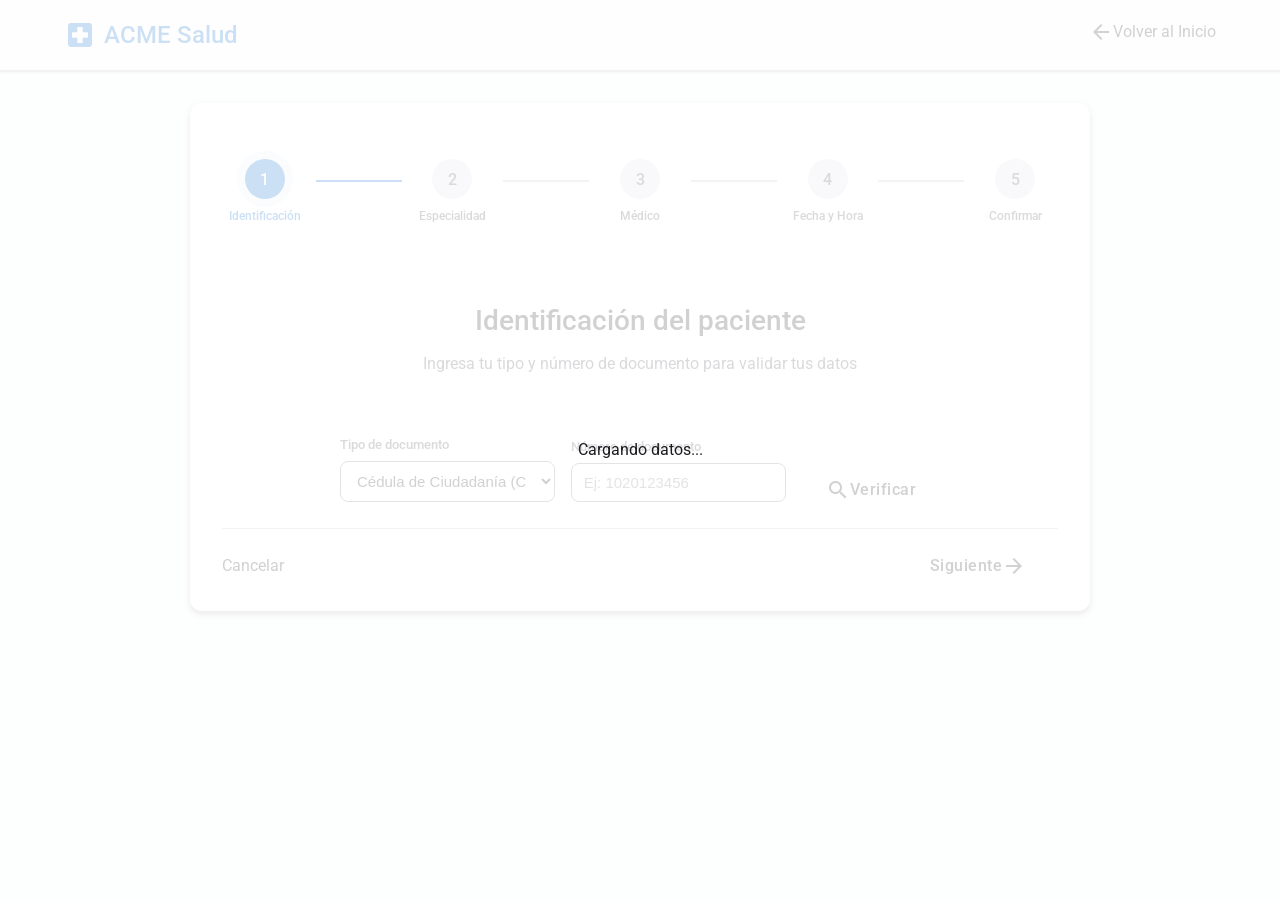
<file: frontend-html/agendar-cita.html>
<!doctype html>
<html lang="es">
  <head>
    <meta charset="UTF-8" />
    <meta name="viewport" content="width=device-width, initial-scale=1.0" />
    <title>Agendar Cita - ACME Salud</title>

    <!-- Material Design 3 -->
    <link href="https://fonts.googleapis.com/css2?family=Roboto:wght@300;400;500;700&display=swap" rel="stylesheet" />
    <link href="https://fonts.googleapis.com/icon?family=Material+Icons" rel="stylesheet" />

    <!-- Material Web Components -->
    <script type="importmap">
      {
        "imports": {
          "@material/web/": "https://esm.run/@material/web/"
        }
      }
    </script>
    <script type="module">
      import "@material/web/all.js";
      import { styles as typescaleStyles } from "@material/web/typography/md-typescale-styles.js";
      document.adoptedStyleSheets.push(typescaleStyles.styleSheet);
    </script>

    <link rel="stylesheet" href="css/styles.css" />
    <link rel="stylesheet" href="css/agendar.css" />
  </head>
  <body>
    <!-- Header -->
    <header class="top-app-bar">
      <div class="container">
        <div class="app-bar-content">
          <div class="logo-section">
            <span class="material-icons logo-icon">local_hospital</span>
            <h1 class="logo-text">ACME Salud</h1>
          </div>
          <div class="actions">
            <md-text-button href="index.html">
              <span class="material-icons" slot="icon">arrow_back</span>
              Volver al Inicio
            </md-text-button>
          </div>
        </div>
      </div>
    </header>

    <!-- Main Content -->
    <main class="booking-container">
      <div class="container">
        <div class="booking-wrapper">
          <!-- Stepper -->
          <div class="stepper">
            <div class="step active" data-step="0">
              <div class="step-circle">1</div>
              <div class="step-label">Identificación</div>
            </div>
            <div class="step-line"></div>
            <div class="step" data-step="1">
              <div class="step-circle">2</div>
              <div class="step-label">Especialidad</div>
            </div>
            <div class="step-line"></div>
            <div class="step" data-step="2">
              <div class="step-circle">3</div>
              <div class="step-label">Médico</div>
            </div>
            <div class="step-line"></div>
            <div class="step" data-step="3">
              <div class="step-circle">4</div>
              <div class="step-label">Fecha y Hora</div>
            </div>
            <div class="step-line"></div>
            <div class="step" data-step="4">
              <div class="step-circle">5</div>
              <div class="step-label">Confirmar</div>
            </div>
          </div>

          <!-- Step 0: Identificación del paciente -->
          <div class="step-content active" id="step-0">
            <div class="step-header">
              <h2>Identificación del paciente</h2>
              <p>Ingresa tu tipo y número de documento para validar tus datos</p>
            </div>

            <md-outlined-card class="patient-id-card">
              <div class="patient-id-form">
                <div class="form-row">
                  <div class="form-group">
                    <label class="form-label">Tipo de documento</label>
                    <select id="doc-type" class="form-control">
                      <option value="urn:oid:2.16.170.3.899999040.1.4">Cédula de Ciudadanía (CC)</option>
                      <option value="urn:oid:2.16.170.1.2.2.899999042.1.3">Cédula de Extranjería (CE)</option>
                      <option value="urn:oid:2.16.170.3.899999040.1.3">Tarjeta de Identidad (TI)</option>
                      <option value="urn:oid:2.16.170.3.899999040.1.2">Registro Civil (RC)</option>
                      <option value="urn:oid:2.16.170.1.2.2.899999042.1.1">Pasaporte (PA)</option>
                      <option value="urn:oid:2.16.170.1.2.2.899999090.800197268.1.2">NIT / RUT</option>
                    </select>
                  </div>
                  <div class="form-group">
                    <label class="form-label">Número de documento</label>
                    <input type="text" id="doc-number" class="form-control" placeholder="Ej: 1020123456" autocomplete="off"/>
                  </div>
                  <div class="form-group" style="display:flex;align-items:flex-end">
                    <md-filled-button id="verify-patient">
                      <span class="material-icons" slot="icon">search</span>
                      Verificar
                    </md-filled-button>
                  </div>
                </div>
                <div id="patient-result" style="display:none;margin-top:16px"></div>
              </div>
            </md-outlined-card>

            <div class="step-actions">
              <md-text-button onclick="window.location.href = 'index.html'">Cancelar</md-text-button>
              <md-filled-button id="next-step-0" disabled>
                Siguiente
                <span class="material-icons" slot="icon">arrow_forward</span>
              </md-filled-button>
            </div>
          </div>

          <!-- Step 1: Especialidad -->
          <div class="step-content" id="step-1">
            <div class="step-header">
              <h2>Selecciona la especialidad</h2>
              <p>Elige el tipo de consulta que necesitas</p>
            </div>

            <div class="search-box">
              <md-outlined-text-field label="Buscar especialidad" type="search" class="full-width">
                <span class="material-icons" slot="leading-icon">search</span>
              </md-outlined-text-field>
            </div>

            <div class="specialty-grid">
            </div>

            <div class="step-actions">
              <md-text-button onclick="window.location.href = 'index.html'">Cancelar</md-text-button>
              <md-filled-button id="next-step-1" disabled>
                Siguiente
                <span class="material-icons" slot="icon">arrow_forward</span>
              </md-filled-button>
            </div>
          </div>

          <!-- Step 2: Médico -->
          <div class="step-content" id="step-2">
            <div class="step-header">
              <h2>Selecciona médico y ubicación</h2>
              <p class="selected-info">Especialidad seleccionada: <strong id="selected-specialty"></strong></p>
            </div>

            <div class="location-filter">
              <h3>Ubicación</h3>
              <div class="chip-group">
              </div>
            </div>

            <div class="doctors-list">
            </div>

            <div class="step-actions">
              <md-outlined-button id="prev-step-2">
                <span class="material-icons" slot="icon">arrow_back</span>
                Anterior
              </md-outlined-button>
              <md-filled-button id="next-step-2" disabled>
                Siguiente
                <span class="material-icons" slot="icon">arrow_forward</span>
              </md-filled-button>
            </div>
          </div>

          <!-- Step 3: Fecha y Hora -->
          <div class="step-content" id="step-3">
            <div class="step-header">
              <h2>Selecciona fecha y hora</h2>
              <div class="selection-summary">
                <p>Especialidad: <strong id="summary-specialty"></strong></p>
                <p>Médico: <strong id="summary-doctor"></strong></p>
              </div>
            </div>

            <div class="calendar-container" style="display:none">
              <div class="calendar-header">
                <h3></h3>
              </div>
              <div class="calendar-grid">
              </div>
            </div>

            <div class="time-slots-container" style="display:none">
              <h3></h3>

              <div class="time-section">
                <h4>Mañana</h4>
                <div class="time-slots">
                </div>
              </div>

              <div class="time-section">
                <h4>Tarde</h4>
                <div class="time-slots">
                </div>
              </div>
            </div>

            <div class="step-actions">
              <md-outlined-button id="prev-step-3">
                <span class="material-icons" slot="icon">arrow_back</span>
                Anterior
              </md-outlined-button>
              <md-filled-button id="next-step-3">
                Siguiente
                <span class="material-icons" slot="icon">arrow_forward</span>
              </md-filled-button>
            </div>
          </div>

          <!-- Step 4: Confirmación -->
          <div class="step-content" id="step-4">
            <div class="step-header">
              <h2>Confirma tu cita</h2>
              <p>Verifica que toda la información sea correcta</p>
            </div>

            <md-outlined-card class="summary-card">
              <div class="summary-header">
                <span class="material-icons">event_available</span>
                <h3>Resumen de tu cita</h3>
              </div>

              <div class="summary-content">
                <div class="summary-row">
                  <span class="material-icons">person</span>
                  <div class="summary-detail">
                    <strong>Paciente:</strong>
                    <span id="summary-patient"></span>
                  </div>
                </div>

                <div class="summary-row">
                  <span class="material-icons">calendar_today</span>
                  <div class="summary-detail">
                    <strong>Fecha:</strong>
                    <span></span>
                  </div>
                </div>

                <div class="summary-row">
                  <span class="material-icons">schedule</span>
                  <div class="summary-detail">
                    <strong>Hora:</strong>
                    <span></span>
                  </div>
                </div>

                <div class="summary-row">
                  <span class="material-icons">person</span>
                  <div class="summary-detail">
                    <strong>Médico:</strong>
                    <span></span>
                  </div>
                </div>

                <div class="summary-row">
                  <span class="material-icons">medical_services</span>
                  <div class="summary-detail">
                    <strong>Especialidad:</strong>
                    <span></span>
                  </div>
                </div>
              </div>

              <div class="important-info">
                <div class="info-header">
                  <span class="material-icons">info</span>
                  <strong>Información importante</strong>
                </div>
                <ul>
                  <li>Llegar 15 minutos antes de la cita</li>
                  <li>Traer documento de identidad</li>
                  <li>Traer carné de vacunas (pediatría)</li>
                  <li>Si necesitas cancelar, hazlo con 24h de anticipación</li>
                </ul>
              </div>
            </md-outlined-card>

            <md-outlined-card class="reason-card">
              <h3>Motivo de consulta (opcional)</h3>
              <md-outlined-text-field label="Describe brevemente el motivo de tu consulta" type="textarea" rows="3" class="full-width"> </md-outlined-text-field>
            </md-outlined-card>

            <div class="terms-section">
              <label class="checkbox-label">
                <md-checkbox></md-checkbox>
                <span>Acepto términos y condiciones</span>
              </label>
              <label class="checkbox-label">
                <md-checkbox></md-checkbox>
                <span>Autorizo tratamiento de datos personales</span>
              </label>
              <label class="checkbox-label">
                <md-checkbox checked></md-checkbox>
                <span>Deseo recibir recordatorios por email/SMS</span>
              </label>
            </div>

            <div class="step-actions">
              <md-outlined-button id="prev-step-4">
                <span class="material-icons" slot="icon">arrow_back</span>
                Anterior
              </md-outlined-button>
              <md-filled-button id="confirm-appointment">
                <span class="material-icons" slot="icon">check_circle</span>
                Confirmar Cita
              </md-filled-button>
            </div>
          </div>
        </div>
      </div>
    </main>

    <script src="js/config.js"></script>
    <script src="js/duracion-convenio.js"></script>
    <script src="js/main.js"></script>
    <script src="js/agendar.js"></script>
  </body>
</html>
</file>
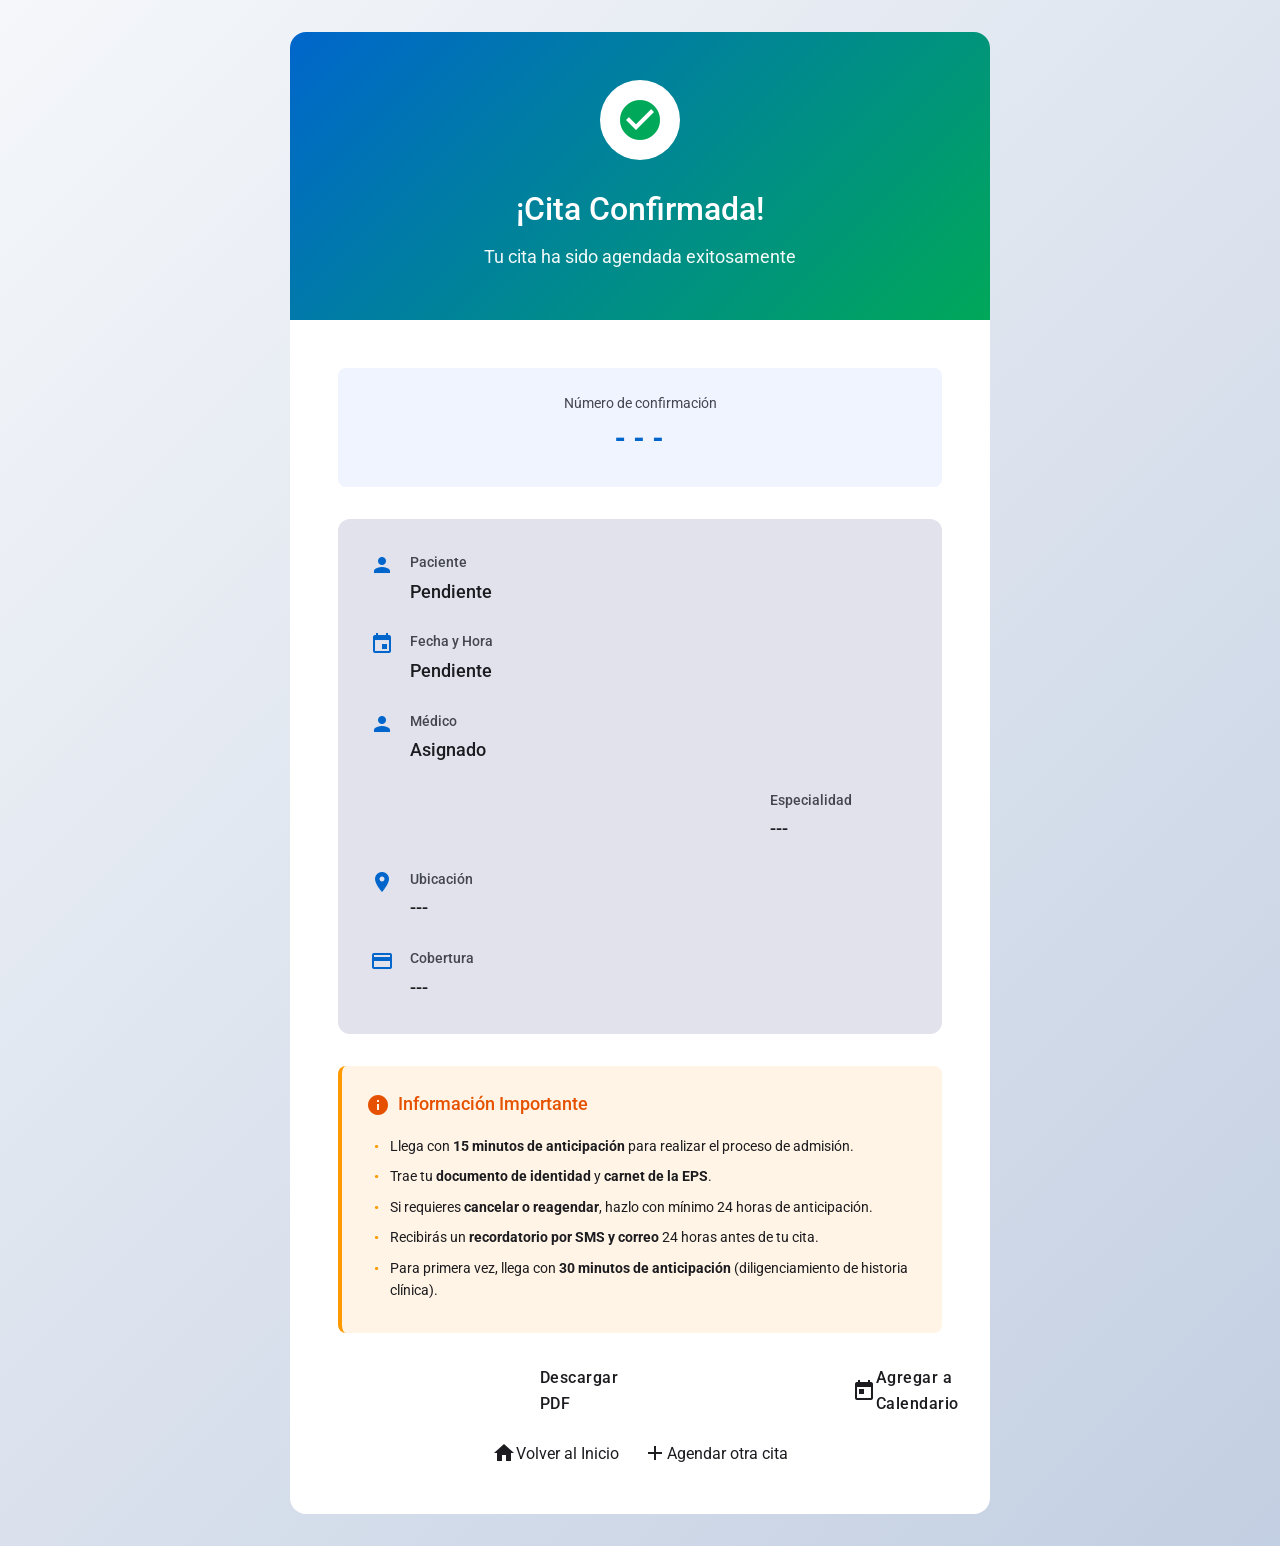
<file: frontend-html/confirmacion.html>
<!doctype html>
<html lang="es">
  <head>
    <meta charset="UTF-8" />
    <meta name="viewport" content="width=device-width, initial-scale=1.0" />
    <title>Cita Confirmada - ACME Salud</title>

    <!-- Material Design 3 -->
    <link href="https://fonts.googleapis.com/css2?family=Roboto:wght@300;400;500;700&display=swap" rel="stylesheet" />
    <link href="https://fonts.googleapis.com/icon?family=Material+Icons" rel="stylesheet" />

    <!-- Material Web Components -->
    <script type="importmap">
      {
        "imports": {
          "@material/web/": "https://esm.run/@material/web/"
        }
      }
    </script>
    <script type="module">
      import "@material/web/all.js";
      import { styles as typescaleStyles } from "@material/web/typography/md-typescale-styles.js";
      document.adoptedStyleSheets.push(typescaleStyles.styleSheet);
    </script>

    <link rel="stylesheet" href="css/styles.css" />
    <style>
      .confirmation-container {
        background: linear-gradient(135deg, #f5f7fa 0%, #c3cfe2 100%);
        min-height: 100vh;
        display: flex;
        align-items: center;
        justify-content: center;
        padding: var(--spacing-xl);
      }

      .confirmation-card {
        max-width: 700px;
        width: 100%;
        background: white;
        border-radius: var(--radius-xl);
        box-shadow: var(--elevation-4);
        overflow: hidden;
        animation: slideUp 0.5s ease-out;
      }

      @keyframes slideUp {
        from {
          opacity: 0;
          transform: translateY(30px);
        }
        to {
          opacity: 1;
          transform: translateY(0);
        }
      }

      .success-header {
        background: linear-gradient(135deg, var(--md-sys-color-primary) 0%, var(--md-sys-color-secondary) 100%);
        padding: var(--spacing-xxl);
        text-align: center;
        color: white;
      }

      .success-icon {
        width: 80px;
        height: 80px;
        background: white;
        border-radius: 50%;
        display: flex;
        align-items: center;
        justify-content: center;
        margin: 0 auto var(--spacing-lg);
        animation: scaleIn 0.6s ease-out 0.3s both;
      }

      @keyframes scaleIn {
        from {
          transform: scale(0);
        }
        to {
          transform: scale(1);
        }
      }

      .success-icon .material-icons {
        font-size: 48px;
        color: var(--md-sys-color-secondary);
      }

      .success-header h1 {
        font-size: 32px;
        font-weight: 500;
        margin-bottom: var(--spacing-sm);
      }

      .success-header p {
        font-size: 18px;
        opacity: 0.95;
      }

      .confirmation-content {
        padding: var(--spacing-xxl);
      }

      .appointment-details {
        background: var(--md-sys-color-surface-variant);
        border-radius: var(--radius-lg);
        padding: var(--spacing-xl);
        margin-bottom: var(--spacing-xl);
      }

      .detail-row {
        display: flex;
        align-items: flex-start;
        gap: var(--spacing-md);
        margin-bottom: var(--spacing-lg);
      }

      .detail-row:last-child {
        margin-bottom: 0;
      }

      .detail-row .material-icons {
        color: var(--md-sys-color-primary);
        margin-top: 2px;
      }

      .detail-content h3 {
        font-size: 14px;
        font-weight: 500;
        color: var(--md-sys-color-on-surface-variant);
        margin-bottom: 4px;
      }

      .detail-content p {
        font-size: 18px;
        font-weight: 500;
        color: var(--md-sys-color-on-surface);
        margin: 0;
      }

      .confirmation-number {
        text-align: center;
        padding: var(--spacing-lg);
        background: #f0f4ff;
        border-radius: var(--radius-md);
        margin-bottom: var(--spacing-xl);
      }

      .confirmation-number p {
        font-size: 14px;
        color: var(--md-sys-color-on-surface-variant);
        margin-bottom: 4px;
      }

      .confirmation-number h2 {
        font-size: 28px;
        font-weight: 700;
        color: var(--md-sys-color-primary);
        font-family: "Courier New", monospace;
        letter-spacing: 2px;
      }

      .important-notes {
        background: #fff4e5;
        border-left: 4px solid #ff9900;
        padding: var(--spacing-lg);
        border-radius: var(--radius-md);
        margin-bottom: var(--spacing-xl);
      }

      .important-notes h3 {
        display: flex;
        align-items: center;
        gap: var(--spacing-sm);
        font-size: 18px;
        font-weight: 500;
        color: #e65100;
        margin-bottom: var(--spacing-md);
      }

      .important-notes ul {
        list-style: none;
        padding: 0;
      }

      .important-notes li {
        padding-left: 24px;
        margin-bottom: var(--spacing-sm);
        position: relative;
        font-size: 14px;
        line-height: 1.6;
      }

      .important-notes li::before {
        content: "•";
        position: absolute;
        left: 8px;
        color: #ff9900;
        font-weight: bold;
      }

      .action-buttons {
        display: grid;
        grid-template-columns: 1fr 1fr;
        gap: var(--spacing-lg);
        margin-bottom: var(--spacing-lg);
      }

      .action-buttons md-filled-button,
      .action-buttons md-outlined-button {
        min-width: 180px;
        padding: 0 var(--spacing-xl);
      }

      .secondary-actions {
        display: flex;
        justify-content: center;
        gap: var(--spacing-lg);
        flex-wrap: wrap;
      }

      @media (max-width: 768px) {
        .action-buttons {
          grid-template-columns: 1fr;
        }

        .confirmation-content,
        .success-header {
          padding: var(--spacing-lg);
        }
      }
    </style>
  </head>
  <body>
    <div class="confirmation-container">
      <div class="confirmation-card">
        <!-- Header de éxito -->
        <div class="success-header">
          <div class="success-icon">
            <span class="material-icons">check_circle</span>
          </div>
          <h1>¡Cita Confirmada!</h1>
          <p>Tu cita ha sido agendada exitosamente</p>
        </div>

        <!-- Contenido -->
        <div class="confirmation-content">
          <!-- Número de confirmación -->
          <div class="confirmation-number">
            <p>Número de confirmación</p>
            <h2>---</h2>
          </div>

          <!-- Detalles de la cita -->
          <div class="appointment-details">
            <div class="detail-row">
              <span class="material-icons">person</span>
              <div class="detail-content">
                <h3>Paciente</h3>
                <p>---</p>
              </div>
            </div>

            <div class="detail-row">
              <span class="material-icons">event</span>
              <div class="detail-content">
                <h3>Fecha y Hora</h3>
                <p>Lunes, 28 de Abril de 2026 - 9:00 AM</p>
              </div>
            </div>

            <div class="detail-row">
              <span class="material-icons">person</span>
              <div class="detail-content">
                <h3>Médico</h3>
                <p>Asignado</p>
              </div>
            </div>

            <div class="detail-row">
              <span class="material-icons">medical_services</span>
              <div class="detail-content">
                <h3>Especialidad</h3>
                <p>---</p>
              </div>
            </div>

            <div class="detail-row">
              <span class="material-icons">location_on</span>
              <div class="detail-content">
                <h3>Ubicación</h3>
                <p>---</p>
              </div>
            </div>

            <div class="detail-row">
              <span class="material-icons">credit_card</span>
              <div class="detail-content">
                <h3>Cobertura</h3>
                <p>---</p>
              </div>
            </div>
          </div>

          <!-- Notas importantes -->
          <div class="important-notes">
            <h3>
              <span class="material-icons">info</span>
              Información Importante
            </h3>
            <ul>
              <li>Llega con <strong>15 minutos de anticipación</strong> para realizar el proceso de admisión.</li>
              <li>Trae tu <strong>documento de identidad</strong> y <strong>carnet de la EPS</strong>.</li>
              <li>Si requieres <strong>cancelar o reagendar</strong>, hazlo con mínimo 24 horas de anticipación.</li>
              <li>Recibirás un <strong>recordatorio por SMS y correo</strong> 24 horas antes de tu cita.</li>
              <li>Para primera vez, llega con <strong>30 minutos de anticipación</strong> (diligenciamiento de historia clínica).</li>
            </ul>
          </div>

          <!-- Botones de acción -->
          <div class="action-buttons">
            <md-filled-button>
              <span class="material-icons" slot="icon">download</span>
              Descargar PDF
            </md-filled-button>
            <md-outlined-button>
              <span class="material-icons" slot="icon">calendar_today</span>
              Agregar a Calendario
            </md-outlined-button>
          </div>

          <!-- Acciones secundarias -->
          <div class="secondary-actions">
            <md-text-button href="index.html">
              <span class="material-icons" slot="icon">home</span>
              Volver al Inicio
            </md-text-button>
            <md-text-button href="agendar-cita.html">
              <span class="material-icons" slot="icon">add</span>
              Agendar otra cita
            </md-text-button>
          </div>
        </div>
      </div>
    </div>

    <script src="js/config.js"></script>
      <script src="js/main.js"></script>
    <script>
      document.addEventListener('DOMContentLoaded', async () => {
        const params = new URLSearchParams(window.location.search);
        const aptId = params.get('id');
        let confNumber = params.get('conf') || '';
        let displayPatient = params.get('patientName') || 'Pendiente';
        let displayDoctor = 'Asignado';
        let displaySpecialty = '---';
        let formattedDate = 'Pendiente';
        let displayTime = '';

        if (aptId) {
          try {
            const resp = await fetch(`${API_BASE_URL}/Appointment/${aptId}`);
            if (resp.ok) {
              const apt = await resp.json();
              const confId = (apt.identifier || []).find(i => i.system === 'http://acme.salud/confirmacion');
              if (confId) confNumber = confId.value;
              const start = apt.start || '';
              const datePart = start.split('T')[0];
              const timePart = start.split('T')[1]?.substring(0, 5) || '';
              displayTime = timePart;
              if (datePart) {
                const d = new Date(datePart + 'T12:00:00');
                formattedDate = d.toLocaleDateString('es-CO', { weekday: 'long', year: 'numeric', month: 'long', day: 'numeric' });
              }

              if (apt.serviceType?.[0]?.text) {
                displaySpecialty = apt.serviceType[0].text;
              } else if (apt.serviceType?.[0]?.coding?.[0]?.display) {
                displaySpecialty = apt.serviceType[0].coding[0].display;
              }

              const patRef = apt.participant?.find(p => p.actor?.reference?.startsWith('Patient/'))?.actor;
              if (patRef) displayPatient = patRef.display || patRef.reference?.replace('Patient/', '') || displayPatient;

              const pracRef = apt.participant?.find(p => p.actor?.reference?.startsWith('Practitioner/'))?.actor;
              if (pracRef) {
                displayDoctor = pracRef.display || pracRef.reference?.replace('Practitioner/', '') || 'Asignado';
              }

              document.querySelector('.confirmation-number h2').textContent = confNumber || `ACM-2026-${aptId.replace(/[^0-9a-z]/gi, '').substring(0, 5).toUpperCase().padStart(5, '0')}`;
            }
          } catch(e) {
            console.warn('Could not fetch appointment, using URL params fallback', e);
          }
        }

        if (!displayTime) {
          displaySpecialty = params.get('specialtyName') || params.get('specialty') || '---';
          displayPatient = params.get('patientName') || displayPatient;
          const doctor = params.get('doctor') || '';
          const date = params.get('date') || '';
          displayTime = params.get('time') || '';
          if (doctor) {
            try {
              const pracResp = await fetch(`${API_BASE_URL}/Practitioner/${doctor}`);
              if (pracResp.ok) {
                const p = await pracResp.json();
                const name = p.name?.[0];
                displayDoctor = (name?.prefix?.[0] || 'Dr.') + ' ' + (name?.family || '') + ' ' + (name?.given?.[0] || '');
              } else {
                displayDoctor = doctor;
              }
            } catch(e) {
              displayDoctor = doctor;
            }
          }
          if (date) {
            const d = new Date(date + 'T12:00:00');
            formattedDate = d.toLocaleDateString('es-CO', { weekday: 'long', year: 'numeric', month: 'long', day: 'numeric' });
          }
        }

        const detailEls = document.querySelectorAll('.detail-content p');
        if (detailEls.length >= 6) {
          detailEls[0].textContent = displayPatient;
          detailEls[1].textContent = formattedDate + (displayTime ? ` - ${displayTime}` : '');
          detailEls[2].textContent = displayDoctor;
          detailEls[3].textContent = displaySpecialty;
        }

        const downloadBtn = document.querySelector('md-filled-button');
        if (downloadBtn) {
          downloadBtn.addEventListener('click', () => {
            alert(`Resumen de tu cita:\n\nPaciente: ${displayPatient}\nEspecialidad: ${displaySpecialty}\nMédico: ${displayDoctor}\nFecha: ${formattedDate}\nHora: ${displayTime}`);
          });
        }

        console.log('Confirmación cargada:', { aptId, confNumber, displayPatient, displaySpecialty, displayDoctor, formattedDate, displayTime });
      });
    </script>
  </body>
</html>
</file>
<file: backend-html/css/dashboard.css>
/* ==========================================
   ACME Salud - Dashboard Administrativo
   Estilos con Material Design 3
   ========================================== */

:root {
  --md-sys-color-primary: #0066cc;
  --md-sys-color-on-primary: #ffffff;
  --md-sys-color-primary-container: #d4e3ff;
  --md-sys-color-on-primary-container: #001c3a;
  --md-sys-color-secondary: #00a859;
  --md-sys-color-on-secondary: #ffffff;
  --md-sys-color-secondary-container: #9df0c8;
  --md-sys-color-tertiary: #6750a4;
  --md-sys-color-error: #ba1a1a;
  --md-sys-color-on-error: #ffffff;
  --md-sys-color-error-container: #ffdad6;
  --md-sys-color-surface: #fefbff;
  --md-sys-color-on-surface: #1c1b1f;
  --md-sys-color-surface-variant: #e1e2ec;
  --md-sys-color-on-surface-variant: #44464f;
  --md-sys-color-outline: #74777f;
  --md-sys-color-outline-variant: #c4c6d0;

  --sidebar-width: 260px;
  --header-height: 64px;
  --elevation-1: 0 1px 3px rgba(0,0,0,.12),0 1px 2px rgba(0,0,0,.24);
  --elevation-2: 0 3px 6px rgba(0,0,0,.16),0 3px 6px rgba(0,0,0,.23);
  --elevation-3: 0 10px 20px rgba(0,0,0,.19),0 6px 6px rgba(0,0,0,.23);

  --spacing-xs: 4px;
  --spacing-sm: 8px;
  --spacing-md: 16px;
  --spacing-lg: 24px;
  --spacing-xl: 32px;
  --spacing-xxl: 48px;
  --radius-sm: 4px;
  --radius-md: 8px;
  --radius-lg: 12px;
  --radius-xl: 16px;
  --radius-full: 28px;
}

/* ==========================================
   Reset y Base
   ========================================== */
*, *::before, *::after { margin: 0; padding: 0; box-sizing: border-box; }

body {
  font-family: "Roboto", sans-serif;
  background: #f0f2f5;
  color: var(--md-sys-color-on-surface);
  line-height: 1.6;
  -webkit-font-smoothing: antialiased;
}

a { text-decoration: none; color: inherit; }

/* ==========================================
   Layout Principal (Sidebar + Content)
   ========================================== */
.dashboard-layout {
  display: flex;
  min-height: 100vh;
}

/* ==========================================
   Sidebar
   ========================================== */
.sidebar {
  width: var(--sidebar-width);
  background: linear-gradient(180deg, #003d7a 0%, #0055aa 40%, #0066cc 100%);
  position: fixed;
  top: 0;
  left: 0;
  height: 100vh;
  overflow-y: auto;
  z-index: 200;
  transition: transform 0.3s ease;
  display: flex;
  flex-direction: column;
}

.sidebar-brand {
  display: flex;
  align-items: center;
  gap: var(--spacing-sm);
  padding: var(--spacing-lg) var(--spacing-md);
  border-bottom: 1px solid rgba(255,255,255,.15);
}

.sidebar-brand .brand-icon { font-size: 32px; color: #fff; }
.sidebar-brand .brand-name { font-size: 18px; font-weight: 700; color: #fff; line-height: 1.2; }
.sidebar-brand .brand-sub { font-size: 11px; color: rgba(255,255,255,.7); font-weight: 300; }

.sidebar-user {
  padding: var(--spacing-md);
  border-bottom: 1px solid rgba(255,255,255,.15);
  display: flex;
  align-items: center;
  gap: var(--spacing-sm);
}

.user-avatar {
  width: 40px; height: 40px;
  border-radius: 50%;
  background: rgba(255,255,255,.2);
  display: flex; align-items: center; justify-content: center;
  color: #fff; font-size: 20px;
}

.user-info .user-name { font-size: 13px; font-weight: 500; color: #fff; }
.user-info .user-role {
  font-size: 11px; color: rgba(255,255,255,.65);
  background: rgba(255,255,255,.15);
  border-radius: var(--radius-full);
  padding: 2px 8px;
  display: inline-block;
  margin-top: 2px;
}

.sidebar-nav { flex: 1; padding: var(--spacing-sm) 0; }

.nav-section-title {
  font-size: 10px;
  font-weight: 600;
  text-transform: uppercase;
  letter-spacing: 1.2px;
  color: rgba(255,255,255,.45);
  padding: var(--spacing-md) var(--spacing-md) var(--spacing-xs);
}

.nav-item {
  display: flex;
  align-items: center;
  gap: var(--spacing-sm);
  padding: 10px var(--spacing-md);
  color: rgba(255,255,255,.8);
  font-size: 14px;
  font-weight: 400;
  border-radius: 0 var(--radius-full) var(--radius-full) 0;
  margin: 2px var(--spacing-sm) 2px 0;
  cursor: pointer;
  transition: all 0.2s ease;
  text-decoration: none;
}

.nav-item .material-icons { font-size: 20px; }

.nav-item:hover {
  background: rgba(255,255,255,.15);
  color: #fff;
}

.nav-item.active {
  background: rgba(255,255,255,.2);
  color: #fff;
  font-weight: 500;
}

.nav-item .nav-badge {
  margin-left: auto;
  background: var(--md-sys-color-secondary);
  color: #fff;
  font-size: 11px;
  font-weight: 600;
  border-radius: var(--radius-full);
  padding: 2px 7px;
  min-width: 20px;
  text-align: center;
}

.sidebar-footer {
  padding: var(--spacing-md);
  border-top: 1px solid rgba(255,255,255,.15);
}

.logout-btn {
  display: flex;
  align-items: center;
  gap: var(--spacing-sm);
  color: rgba(255,255,255,.75);
  font-size: 14px;
  padding: 10px var(--spacing-sm);
  border-radius: var(--radius-lg);
  cursor: pointer;
  transition: all 0.2s;
  width: 100%;
  background: none;
  border: none;
}

.logout-btn:hover { background: rgba(255,255,255,.15); color: #fff; }

/* ==========================================
   Contenido Principal
   ========================================== */
.main-content {
  margin-left: var(--sidebar-width);
  flex: 1;
  display: flex;
  flex-direction: column;
  min-height: 100vh;
}

.topbar {
  background: #fff;
  height: var(--header-height);
  display: flex;
  align-items: center;
  justify-content: space-between;
  padding: 0 var(--spacing-xl);
  box-shadow: var(--elevation-1);
  position: sticky;
  top: 0;
  z-index: 100;
}

.topbar-left { display: flex; align-items: center; gap: var(--spacing-md); }
.topbar-title { font-size: 20px; font-weight: 500; color: var(--md-sys-color-on-surface); }
.breadcrumb { font-size: 13px; color: var(--md-sys-color-on-surface-variant); }

.topbar-right { display: flex; align-items: center; gap: var(--spacing-sm); }

.icon-btn {
  width: 40px; height: 40px;
  border-radius: 50%;
  border: none;
  background: none;
  cursor: pointer;
  display: flex; align-items: center; justify-content: center;
  color: var(--md-sys-color-on-surface-variant);
  transition: background 0.2s;
}

.icon-btn:hover { background: var(--md-sys-color-surface-variant); }

.page-content {
  padding: var(--spacing-xl);
  flex: 1;
}

/* ==========================================
   Cards y Estadísticas
   ========================================== */
.stats-grid {
  display: grid;
  grid-template-columns: repeat(auto-fit, minmax(200px, 1fr));
  gap: var(--spacing-lg);
  margin-bottom: var(--spacing-xl);
}

.stat-card {
  background: #fff;
  border-radius: var(--radius-xl);
  padding: var(--spacing-lg);
  box-shadow: var(--elevation-1);
  display: flex;
  align-items: center;
  gap: var(--spacing-md);
  transition: box-shadow 0.2s;
}

.stat-card:hover { box-shadow: var(--elevation-2); }

.stat-icon {
  width: 56px; height: 56px;
  border-radius: var(--radius-lg);
  display: flex; align-items: center; justify-content: center;
  font-size: 28px;
}

.stat-icon.blue   { background: var(--md-sys-color-primary-container); color: var(--md-sys-color-primary); }
.stat-icon.green  { background: var(--md-sys-color-secondary-container); color: var(--md-sys-color-secondary); }
.stat-icon.purple { background: #ede9f6; color: var(--md-sys-color-tertiary); }
.stat-icon.orange { background: #fff3e0; color: #e65100; }
.stat-icon.red    { background: var(--md-sys-color-error-container); color: var(--md-sys-color-error); }
.stat-icon.teal   { background: #e0f7fa; color: #006064; }

.stat-info .stat-value { font-size: 28px; font-weight: 700; line-height: 1; }
.stat-info .stat-label { font-size: 13px; color: var(--md-sys-color-on-surface-variant); margin-top: 4px; }

/* ==========================================
   Tablas y CRUD
   ========================================== */
.crud-card {
  background: #fff;
  border-radius: var(--radius-xl);
  box-shadow: var(--elevation-1);
  overflow: hidden;
}

.crud-header {
  display: flex;
  align-items: center;
  justify-content: space-between;
  padding: var(--spacing-lg) var(--spacing-xl);
  border-bottom: 1px solid var(--md-sys-color-outline-variant);
  flex-wrap: wrap;
  gap: var(--spacing-md);
}

.crud-title { font-size: 18px; font-weight: 500; }
.crud-subtitle { font-size: 13px; color: var(--md-sys-color-on-surface-variant); }

.crud-actions { display: flex; gap: var(--spacing-sm); align-items: center; flex-wrap: wrap; }

.search-field {
  display: flex;
  align-items: center;
  gap: var(--spacing-xs);
  border: 1px solid var(--md-sys-color-outline-variant);
  border-radius: var(--radius-full);
  padding: 6px var(--spacing-md);
  font-size: 14px;
  background: var(--md-sys-color-surface-variant);
}

.search-field input {
  border: none;
  background: none;
  outline: none;
  font-size: 14px;
  width: 200px;
  font-family: inherit;
}

.table-container { overflow-x: auto; }

table {
  width: 100%;
  border-collapse: collapse;
  font-size: 14px;
}

thead th {
  background: #f8f9fc;
  padding: 12px var(--spacing-lg);
  text-align: left;
  font-weight: 600;
  font-size: 12px;
  text-transform: uppercase;
  letter-spacing: 0.5px;
  color: var(--md-sys-color-on-surface-variant);
  border-bottom: 1px solid var(--md-sys-color-outline-variant);
  white-space: nowrap;
}

tbody tr {
  border-bottom: 1px solid var(--md-sys-color-outline-variant);
  transition: background 0.15s;
}

tbody tr:hover { background: #f5f8ff; }
tbody tr:last-child { border-bottom: none; }

tbody td {
  padding: 12px var(--spacing-lg);
  vertical-align: middle;
}

.fhir-id {
  font-family: monospace;
  font-size: 11px;
  background: var(--md-sys-color-surface-variant);
  border-radius: var(--radius-sm);
  padding: 2px 6px;
  color: var(--md-sys-color-on-surface-variant);
}

.table-pagination {
  display: flex;
  align-items: center;
  justify-content: space-between;
  padding: var(--spacing-md) var(--spacing-xl);
  border-top: 1px solid var(--md-sys-color-outline-variant);
  font-size: 13px;
  color: var(--md-sys-color-on-surface-variant);
}

.pagination-controls { display: flex; gap: var(--spacing-xs); }

/* ==========================================
   Badges y Estado
   ========================================== */
.badge {
  display: inline-flex;
  align-items: center;
  gap: 4px;
  padding: 3px 10px;
  border-radius: var(--radius-full);
  font-size: 12px;
  font-weight: 500;
}

.badge-booked    { background: #e3f2fd; color: #1565c0; }
.badge-pending   { background: #fff8e1; color: #f57f17; }
.badge-cancelled { background: #fce4ec; color: #c62828; }
.badge-fulfilled { background: #e8f5e9; color: #2e7d32; }
.badge-proposed  { background: #ede7f6; color: #4527a0; }
.badge-active    { background: #e8f5e9; color: #2e7d32; }
.badge-inactive  { background: #eceff1; color: #546e7a; }
.badge-draft     { background: #fff3e0; color: #e65100; }

/* ==========================================
   Botones
   ========================================== */
.btn {
  display: inline-flex;
  align-items: center;
  gap: 6px;
  padding: 8px 16px;
  border-radius: var(--radius-full);
  font-size: 14px;
  font-weight: 500;
  cursor: pointer;
  border: none;
  transition: all 0.2s;
  font-family: inherit;
  white-space: nowrap;
}

.btn-primary   { background: var(--md-sys-color-primary); color: #fff; }
.btn-primary:hover { background: #0055aa; box-shadow: var(--elevation-1); }

.btn-secondary { background: var(--md-sys-color-secondary); color: #fff; }
.btn-secondary:hover { background: #008040; }

.btn-outlined  { background: transparent; border: 1px solid var(--md-sys-color-outline); color: var(--md-sys-color-on-surface); }
.btn-outlined:hover { background: var(--md-sys-color-surface-variant); }

.btn-danger    { background: var(--md-sys-color-error); color: #fff; }
.btn-danger:hover { background: #9b1515; }

.btn-text      { background: transparent; color: var(--md-sys-color-primary); padding: 8px 12px; }
.btn-text:hover { background: var(--md-sys-color-primary-container); }

.btn-sm { padding: 5px 10px; font-size: 12px; }
.btn-icon { padding: 8px; border-radius: 50%; }

/* ==========================================
   Modales
   ========================================== */
.modal-overlay {
  position: fixed;
  inset: 0;
  background: rgba(0,0,0,.45);
  z-index: 500;
  display: flex;
  align-items: center;
  justify-content: center;
  padding: var(--spacing-lg);
  animation: fadeIn 0.2s ease;
}

@keyframes fadeIn { from { opacity: 0; } to { opacity: 1; } }
@keyframes slideUp { from { opacity: 0; transform: translateY(40px); } to { opacity: 1; transform: translateY(0); } }

.modal {
  background: #fff;
  border-radius: var(--radius-xl);
  width: 100%;
  max-width: 600px;
  max-height: 90vh;
  overflow-y: auto;
  animation: slideUp 0.25s ease;
  box-shadow: var(--elevation-3);
}

.modal-lg { max-width: 800px; }
.modal-sm { max-width: 420px; }

.modal-header {
  display: flex;
  align-items: center;
  justify-content: space-between;
  padding: var(--spacing-lg) var(--spacing-xl);
  border-bottom: 1px solid var(--md-sys-color-outline-variant);
  position: sticky;
  top: 0;
  background: #fff;
  z-index: 1;
}

.modal-title { font-size: 18px; font-weight: 600; display: flex; align-items: center; gap: var(--spacing-sm); }
.modal-body  { padding: var(--spacing-xl); }
.modal-footer {
  padding: var(--spacing-md) var(--spacing-xl);
  border-top: 1px solid var(--md-sys-color-outline-variant);
  display: flex;
  justify-content: flex-end;
  gap: var(--spacing-sm);
}

.close-btn {
  width: 36px; height: 36px;
  border-radius: 50%;
  border: none;
  background: none;
  cursor: pointer;
  display: flex; align-items: center; justify-content: center;
  color: var(--md-sys-color-on-surface-variant);
  transition: background 0.2s;
}

.close-btn:hover { background: var(--md-sys-color-surface-variant); }

/* ==========================================
   Formularios
   ========================================== */
.form-grid {
  display: grid;
  grid-template-columns: 1fr 1fr;
  gap: var(--spacing-lg);
}

.form-grid.cols-1 { grid-template-columns: 1fr; }
.form-grid.cols-3 { grid-template-columns: 1fr 1fr 1fr; }

.form-group { display: flex; flex-direction: column; gap: 6px; }
.form-group.full-width { grid-column: 1 / -1; }

.form-label {
  font-size: 13px;
  font-weight: 500;
  color: var(--md-sys-color-on-surface-variant);
}

.form-label .required { color: var(--md-sys-color-error); margin-left: 2px; }

.form-control {
  padding: 10px 14px;
  border: 1px solid var(--md-sys-color-outline-variant);
  border-radius: var(--radius-md);
  font-size: 14px;
  font-family: inherit;
  color: var(--md-sys-color-on-surface);
  background: #fff;
  transition: border 0.2s, box-shadow 0.2s;
  outline: none;
}

.form-control:focus {
  border-color: var(--md-sys-color-primary);
  box-shadow: 0 0 0 3px rgba(0,102,204,.15);
}

.form-control:disabled { background: #f5f5f5; color: #9e9e9e; cursor: not-allowed; }

textarea.form-control { resize: vertical; min-height: 80px; }
select.form-control { cursor: pointer; }

.form-helper { font-size: 11px; color: var(--md-sys-color-on-surface-variant); }
.form-error  { font-size: 11px; color: var(--md-sys-color-error); display: none; }
.form-group.error .form-control { border-color: var(--md-sys-color-error); }
.form-group.error .form-error   { display: block; }

.form-section-title {
  font-size: 14px;
  font-weight: 600;
  color: var(--md-sys-color-primary);
  padding-bottom: var(--spacing-sm);
  border-bottom: 1px solid var(--md-sys-color-outline-variant);
  margin-bottom: var(--spacing-md);
  grid-column: 1 / -1;
}

/* ==========================================
   Alertas y Notificaciones
   ========================================== */
.alert {
  display: flex;
  gap: var(--spacing-md);
  padding: var(--spacing-md) var(--spacing-lg);
  border-radius: var(--radius-lg);
  font-size: 14px;
  margin-bottom: var(--spacing-md);
}

.alert-info    { background: #e3f2fd; color: #0d47a1; border-left: 4px solid #1976d2; }
.alert-success { background: #e8f5e9; color: #1b5e20; border-left: 4px solid #388e3c; }
.alert-warning { background: #fff8e1; color: #e65100; border-left: 4px solid #ffa000; }
.alert-error   { background: var(--md-sys-color-error-container); color: #7f0000; border-left: 4px solid var(--md-sys-color-error); }

/* ==========================================
   Toast / Snackbar
   ========================================== */
.toast-container {
  position: fixed;
  bottom: var(--spacing-xl);
  right: var(--spacing-xl);
  z-index: 9999;
  display: flex;
  flex-direction: column;
  gap: var(--spacing-sm);
}

.toast {
  display: flex;
  align-items: center;
  gap: var(--spacing-md);
  padding: var(--spacing-md) var(--spacing-lg);
  background: #323232;
  color: #fff;
  border-radius: var(--radius-lg);
  box-shadow: var(--elevation-3);
  min-width: 280px;
  max-width: 400px;
  animation: slideUp 0.3s ease;
  font-size: 14px;
}

.toast.success { background: #2e7d32; }
.toast.error   { background: var(--md-sys-color-error); }
.toast.warning { background: #e65100; }

.toast-close {
  margin-left: auto;
  background: none;
  border: none;
  color: rgba(255,255,255,.7);
  cursor: pointer;
  font-size: 18px;
}

/* ==========================================
   Timeline / Flujo FHIR
   ========================================== */
.fhir-flow {
  display: flex;
  gap: var(--spacing-sm);
  align-items: center;
  flex-wrap: wrap;
  padding: var(--spacing-md);
  background: var(--md-sys-color-primary-container);
  border-radius: var(--radius-lg);
  margin-bottom: var(--spacing-xl);
}

.fhir-resource-chip {
  display: inline-flex;
  align-items: center;
  gap: 4px;
  padding: 4px 12px;
  background: var(--md-sys-color-primary);
  color: #fff;
  border-radius: var(--radius-full);
  font-size: 12px;
  font-weight: 600;
}

.fhir-flow-arrow { color: var(--md-sys-color-on-primary-container); font-size: 20px; }

/* ==========================================
   Calendario de Slots
   ========================================== */
.slot-calendar {
  display: grid;
  grid-template-columns: repeat(7, 1fr);
  gap: 6px;
  margin: var(--spacing-md) 0;
}

.slot-day {
  text-align: center;
  padding: var(--spacing-sm);
  border-radius: var(--radius-md);
  font-size: 13px;
  cursor: pointer;
  border: 1px solid var(--md-sys-color-outline-variant);
  transition: all 0.2s;
}

.slot-day:hover { background: var(--md-sys-color-primary-container); border-color: var(--md-sys-color-primary); }
.slot-day.has-slots { background: #e8f5e9; border-color: var(--md-sys-color-secondary); color: var(--md-sys-color-secondary); }
.slot-day.selected { background: var(--md-sys-color-primary); color: #fff; border-color: var(--md-sys-color-primary); }
.slot-day.disabled { background: #f5f5f5; color: #bdbdbd; cursor: not-allowed; }

.slot-day .day-num  { font-size: 18px; font-weight: 600; display: block; }
.slot-day .day-name { font-size: 10px; color: inherit; opacity: .7; }

.slots-grid {
  display: grid;
  grid-template-columns: repeat(auto-fill, minmax(90px, 1fr));
  gap: var(--spacing-sm);
  margin-top: var(--spacing-md);
}

.slot-time {
  padding: 10px;
  text-align: center;
  border-radius: var(--radius-md);
  font-size: 13px;
  font-weight: 500;
  cursor: pointer;
  border: 1px solid var(--md-sys-color-outline-variant);
  transition: all 0.2s;
}

.slot-time.free     { background: #e8f5e9; border-color: var(--md-sys-color-secondary); color: var(--md-sys-color-secondary); }
.slot-time.busy     { background: #fce4ec; border-color: #ef9a9a; color: #c62828; cursor: not-allowed; }
.slot-time.selected { background: var(--md-sys-color-primary); color: #fff; border-color: var(--md-sys-color-primary); }

/* ==========================================
   Detalle de Appointment / Response
   ========================================== */
.appointment-card {
  background: #fff;
  border-radius: var(--radius-xl);
  box-shadow: var(--elevation-1);
  overflow: hidden;
  margin-bottom: var(--spacing-md);
  border-left: 4px solid transparent;
  transition: box-shadow 0.2s;
}

.appointment-card:hover { box-shadow: var(--elevation-2); }
.appointment-card.booked    { border-left-color: var(--md-sys-color-primary); }
.appointment-card.pending   { border-left-color: #ffa000; }
.appointment-card.cancelled { border-left-color: var(--md-sys-color-error); }
.appointment-card.fulfilled { border-left-color: var(--md-sys-color-secondary); }

.appointment-card-body { padding: var(--spacing-lg); }
.appointment-header { display: flex; justify-content: space-between; align-items: flex-start; margin-bottom: var(--spacing-sm); }
.appointment-id     { font-size: 12px; font-family: monospace; color: var(--md-sys-color-on-surface-variant); }
.appointment-title  { font-size: 16px; font-weight: 600; margin-bottom: 4px; }
.appointment-meta   { display: flex; gap: var(--spacing-md); flex-wrap: wrap; font-size: 13px; color: var(--md-sys-color-on-surface-variant); }
.appointment-meta span { display: flex; align-items: center; gap: 4px; }
.appointment-actions { display: flex; gap: var(--spacing-sm); margin-top: var(--spacing-md); flex-wrap: wrap; }

/* ==========================================
   Tabs
   ========================================== */
.tabs {
  display: flex;
  border-bottom: 2px solid var(--md-sys-color-outline-variant);
  margin-bottom: var(--spacing-xl);
  gap: 0;
}

.tab-btn {
  padding: var(--spacing-md) var(--spacing-lg);
  border: none;
  background: none;
  font-size: 14px;
  font-weight: 500;
  color: var(--md-sys-color-on-surface-variant);
  cursor: pointer;
  border-bottom: 2px solid transparent;
  margin-bottom: -2px;
  transition: all 0.2s;
  display: flex;
  align-items: center;
  gap: var(--spacing-xs);
  font-family: inherit;
}

.tab-btn:hover { color: var(--md-sys-color-primary); background: var(--md-sys-color-primary-container); }
.tab-btn.active { color: var(--md-sys-color-primary); border-bottom-color: var(--md-sys-color-primary); }

.tab-content { display: none; }
.tab-content.active { display: block; }

/* ==========================================
   Responsive
   ========================================== */
@media (max-width: 768px) {
  .sidebar {
    transform: translateX(-100%);
  }
  .sidebar.open { transform: translateX(0); }
  .main-content { margin-left: 0; }
  .form-grid { grid-template-columns: 1fr; }
  .form-grid.cols-3 { grid-template-columns: 1fr; }
  .stats-grid { grid-template-columns: 1fr 1fr; }
  .page-content { padding: var(--spacing-md); }
}

/* ==========================================
   Utilidades
   ========================================== */
.hidden { display: none !important; }
.flex   { display: flex; }
.flex-col { flex-direction: column; }
.items-center { align-items: center; }
.justify-between { justify-content: space-between; }
.gap-sm { gap: var(--spacing-sm); }
.gap-md { gap: var(--spacing-md); }
.text-sm  { font-size: 13px; }
.text-xs  { font-size: 11px; }
.text-muted { color: var(--md-sys-color-on-surface-variant); }
.text-primary { color: var(--md-sys-color-primary); }
.text-error   { color: var(--md-sys-color-error); }
.text-success { color: var(--md-sys-color-secondary); }
.fw-500 { font-weight: 500; }
.fw-600 { font-weight: 600; }
.mt-md  { margin-top: var(--spacing-md); }
.mb-md  { margin-bottom: var(--spacing-md); }
.mb-lg  { margin-bottom: var(--spacing-lg); }
.p-md   { padding: var(--spacing-md); }
.rounded { border-radius: var(--radius-lg); }
.bg-white { background: #fff; }
.w-full { width: 100%; }

.divider {
  height: 1px;
  background: var(--md-sys-color-outline-variant);
  margin: var(--spacing-lg) 0;
}

/* ==========================================
   Login específico
   ========================================== */
.login-page {
  min-height: 100vh;
  background: linear-gradient(135deg, #003d7a 0%, #0066cc 60%, #00a859 100%);
  display: flex;
  align-items: center;
  justify-content: center;
  padding: var(--spacing-xl);
}

.login-card {
  background: #fff;
  border-radius: var(--radius-xl);
  width: 100%;
  max-width: 440px;
  box-shadow: var(--elevation-3);
  overflow: hidden;
}

.login-header {
  background: linear-gradient(135deg, #0055aa, #0066cc);
  padding: var(--spacing-xl) var(--spacing-xxl);
  text-align: center;
  color: #fff;
}

.login-logo  { font-size: 48px; margin-bottom: var(--spacing-sm); }
.login-title { font-size: 22px; font-weight: 700; margin-bottom: 4px; }
.login-sub   { font-size: 13px; opacity: .8; }

.login-body { padding: var(--spacing-xl); }

.role-selector {
  display: grid;
  grid-template-columns: 1fr 1fr;
  gap: var(--spacing-sm);
  margin-bottom: var(--spacing-lg);
}

.role-card {
  border: 2px solid var(--md-sys-color-outline-variant);
  border-radius: var(--radius-lg);
  padding: var(--spacing-md);
  text-align: center;
  cursor: pointer;
  transition: all 0.2s;
}

.role-card:hover { border-color: var(--md-sys-color-primary); background: var(--md-sys-color-primary-container); }
.role-card.selected { border-color: var(--md-sys-color-primary); background: var(--md-sys-color-primary-container); }
.role-card .role-icon { font-size: 32px; color: var(--md-sys-color-primary); display: block; margin-bottom: 4px; }
.role-card .role-name { font-size: 13px; font-weight: 600; }
.role-card .role-desc { font-size: 11px; color: var(--md-sys-color-on-surface-variant); }

.fhir-badge {
  display: inline-flex;
  align-items: center;
  gap: 4px;
  background: var(--md-sys-color-primary-container);
  color: var(--md-sys-color-primary);
  border-radius: var(--radius-full);
  padding: 3px 10px;
  font-size: 11px;
  font-weight: 600;
}
</file>
<file: frontend-html/css/styles.css>
/* ==========================================
   ACME Salud - Sistema de Agendas
   Estilos con Material Design 3
   Inspirado en Keralty
   ========================================== */

/* ==========================================
   Variables de Color - Paleta Keralty/Salud
   ========================================== */
:root {
  /* Colores Primarios - Azul Salud */
  --md-sys-color-primary: #0066cc;
  --md-sys-color-on-primary: #ffffff;
  --md-sys-color-primary-container: #d4e3ff;
  --md-sys-color-on-primary-container: #001c3a;

  /* Colores Secundarios - Verde Bienestar */
  --md-sys-color-secondary: #00a859;
  --md-sys-color-on-secondary: #ffffff;
  --md-sys-color-secondary-container: #9df0c8;
  --md-sys-color-on-secondary-container: #002113;

  /* Terciarios - Púrpura Confianza */
  --md-sys-color-tertiary: #6750a4;
  --md-sys-color-on-tertiary: #ffffff;

  /* Superficie y Fondo */
  --md-sys-color-surface: #fefbff;
  --md-sys-color-on-surface: #1c1b1f;
  --md-sys-color-surface-variant: #e1e2ec;
  --md-sys-color-on-surface-variant: #44464f;

  /* Error */
  --md-sys-color-error: #ba1a1a;
  --md-sys-color-on-error: #ffffff;

  /* Bordes y Sombras */
  --md-sys-color-outline: #74777f;
  --md-sys-color-outline-variant: #c4c6d0;

  /* Elevaciones */
  --elevation-1: 0 1px 3px rgba(0, 0, 0, 0.12), 0 1px 2px rgba(0, 0, 0, 0.24);
  --elevation-2: 0 3px 6px rgba(0, 0, 0, 0.16), 0 3px 6px rgba(0, 0, 0, 0.23);
  --elevation-3: 0 10px 20px rgba(0, 0, 0, 0.19), 0 6px 6px rgba(0, 0, 0, 0.23);

  /* Espaciado */
  --spacing-xs: 4px;
  --spacing-sm: 8px;
  --spacing-md: 16px;
  --spacing-lg: 24px;
  --spacing-xl: 32px;
  --spacing-xxl: 48px;

  /* Bordes */
  --radius-sm: 4px;
  --radius-md: 8px;
  --radius-lg: 12px;
  --radius-xl: 16px;
  --radius-full: 28px;
}

/* ==========================================
   Reset y Base
   ========================================== */
* {
  margin: 0;
  padding: 0;
  box-sizing: border-box;
}

body {
  font-family: "Roboto", sans-serif;
  background-color: var(--md-sys-color-surface);
  color: var(--md-sys-color-on-surface);
  line-height: 1.6;
  -webkit-font-smoothing: antialiased;
  -moz-osx-font-smoothing: grayscale;
}

/* Alineación de iconos Material */
.material-icons {
  vertical-align: middle;
  user-select: none;
}

.container {
  max-width: 1200px;
  margin: 0 auto;
  padding: 0 var(--spacing-lg);
}

/* ==========================================
   Top App Bar (Header)
   ========================================== */
.top-app-bar {
  background-color: var(--md-sys-color-surface);
  border-bottom: 1px solid var(--md-sys-color-outline-variant);
  position: sticky;
  top: 0;
  z-index: 1000;
  box-shadow: var(--elevation-1);
}

.app-bar-content {
  display: flex;
  align-items: center;
  justify-content: space-between;
  padding: var(--spacing-md) 0;
}

.logo-section {
  display: flex;
  align-items: center;
  gap: var(--spacing-sm);
}

.logo-icon {
  color: var(--md-sys-color-primary);
  font-size: 32px;
}

.logo-text {
  font-size: 24px;
  font-weight: 500;
  color: var(--md-sys-color-primary);
  margin: 0;
}

.nav-menu {
  display: flex;
  gap: var(--spacing-lg);
}

.nav-link {
  text-decoration: none;
  color: var(--md-sys-color-on-surface);
  font-weight: 500;
  padding: var(--spacing-sm) var(--spacing-md);
  border-radius: var(--radius-full);
  transition: all 0.3s ease;
  position: relative;
}

.nav-link:hover {
  background-color: var(--md-sys-color-surface-variant);
}

.nav-link.active {
  color: var(--md-sys-color-primary);
}

.nav-link.active::after {
  content: "";
  position: absolute;
  bottom: 0;
  left: 50%;
  transform: translateX(-50%);
  width: 80%;
  height: 3px;
  background-color: var(--md-sys-color-primary);
  border-radius: 2px;
}

/* ==========================================
   Hero Section
   ========================================== */
.hero {
  background: linear-gradient(135deg, #0066cc 0%, #004999 100%);
  color: white;
  padding: var(--spacing-xxl) 0;
  text-align: center;
}

.hero-content {
  max-width: 800px;
  margin: 0 auto;
}

.hero-title {
  font-size: 48px;
  font-weight: 500;
  margin-bottom: var(--spacing-md);
  letter-spacing: -0.5px;
}

.hero-subtitle {
  font-size: 24px;
  font-weight: 300;
  margin-bottom: var(--spacing-xl);
  opacity: 0.9;
}

.hero-actions {
  display: flex;
  gap: var(--spacing-lg);
  justify-content: center;
  flex-wrap: wrap;
  margin-top: var(--spacing-xl);
}

.hero-actions md-filled-button,
.hero-actions md-outlined-button {
  padding: 0 var(--spacing-xl);
  min-width: 180px;
  font-size: 16px;
}

.primary-action {
  --md-filled-button-container-color: var(--md-sys-color-secondary);
  --md-filled-button-label-text-color: var(--md-sys-color-on-secondary);
}

.primary-action .material-icons {
  color: var(--md-sys-color-on-secondary) !important;
}

/* ==========================================
   Features Section
   ========================================== */
.features {
  padding: var(--spacing-xxl) 0;
  background-color: #f8f9fa;
}

.features-grid {
  display: grid;
  grid-template-columns: repeat(auto-fit, minmax(300px, 1fr));
  gap: var(--spacing-lg);
}

.feature-card {
  --md-elevation-level: 1;
  background-color: white;
  border-radius: var(--radius-lg);
  transition: all 0.3s ease;
  cursor: pointer;
}

.feature-card:hover {
  --md-elevation-level: 3;
  transform: translateY(-4px);
}

.card-content {
  padding: var(--spacing-xl);
  text-align: center;
}

.feature-icon {
  font-size: 48px;
  color: var(--md-sys-color-primary);
  margin-bottom: var(--spacing-md);
}

.feature-card h3 {
  font-size: 20px;
  font-weight: 500;
  margin-bottom: var(--spacing-sm);
  color: var(--md-sys-color-on-surface);
}

.feature-card p {
  font-size: 14px;
  color: var(--md-sys-color-on-surface-variant);
  line-height: 1.5;
}

/* ==========================================
   Clínicas Section
   ========================================== */
.clinicas {
  padding: var(--spacing-xxl) 0;
}

.section-title {
  font-size: 36px;
  font-weight: 500;
  text-align: center;
  margin-bottom: var(--spacing-xl);
  color: var(--md-sys-color-on-surface);
}

.clinicas-grid {
  display: grid;
  grid-template-columns: repeat(auto-fit, minmax(320px, 1fr));
  gap: var(--spacing-lg);
}

.clinica-card {
  --md-outlined-card-outline-color: var(--md-sys-color-outline-variant);
  border-radius: var(--radius-lg);
  overflow: hidden;
  transition: all 0.3s ease;
}

.clinica-card:hover {
  box-shadow: var(--elevation-2);
}

.clinica-header {
  background: linear-gradient(135deg, var(--md-sys-color-primary) 0%, var(--md-sys-color-tertiary) 100%);
  color: white;
  padding: var(--spacing-lg);
  display: flex;
  align-items: center;
  gap: var(--spacing-md);
}

.clinica-icon {
  font-size: 32px;
}

.clinica-header h3 {
  font-size: 24px;
  font-weight: 500;
  margin: 0;
}

.clinica-body {
  padding: var(--spacing-lg);
}

.info-row {
  display: flex;
  align-items: center;
  gap: var(--spacing-sm);
  margin-bottom: var(--spacing-sm);
  color: var(--md-sys-color-on-surface-variant);
}

.material-icons.small {
  font-size: 20px;
}

.servicios-list {
  margin-top: var(--spacing-md);
  margin-bottom: var(--spacing-md);
}

.servicios-list h4 {
  font-size: 16px;
  font-weight: 500;
  margin-bottom: var(--spacing-sm);
  color: var(--md-sys-color-on-surface);
}

.servicios-list ul {
  list-style: none;
  padding-left: 0;
}

.servicios-list li {
  padding: var(--spacing-xs) 0;
  color: var(--md-sys-color-on-surface-variant);
  position: relative;
  padding-left: var(--spacing-lg);
}

.servicios-list li::before {
  content: "•";
  position: absolute;
  left: 0;
  color: var(--md-sys-color-primary);
  font-weight: bold;
}

/* ==========================================
   Call to Action
   ========================================== */
.cta {
  background: linear-gradient(135deg, var(--md-sys-color-secondary) 0%, #008040 100%);
  color: white;
  padding: var(--spacing-xxl) 0;
  text-align: center;
}

.cta-content h2 {
  font-size: 36px;
  font-weight: 500;
  margin-bottom: var(--spacing-md);
}

.cta-content p {
  font-size: 20px;
  margin-bottom: var(--spacing-xl);
  opacity: 0.95;
}

.cta-button {
  --md-filled-button-container-color: white;
  --md-filled-button-label-text-color: var(--md-sys-color-secondary);
  font-size: 16px;
  padding: 16px 32px;
}

.cta-button .material-icons {
  color: var(--md-sys-color-secondary) !important;
}

/* ==========================================
   Footer
   ========================================== */
.footer {
  background-color: #1c1b1f;
  color: #e6e1e5;
  padding: var(--spacing-xxl) 0 var(--spacing-lg);
}

.footer-content {
  display: grid;
  grid-template-columns: repeat(auto-fit, minmax(250px, 1fr));
  gap: var(--spacing-xl);
  margin-bottom: var(--spacing-xl);
}

.footer-section h3 {
  font-size: 24px;
  font-weight: 500;
  margin-bottom: var(--spacing-md);
  color: white;
}

.footer-section h4 {
  font-size: 18px;
  font-weight: 500;
  margin-bottom: var(--spacing-md);
  color: white;
}

.footer-section p {
  font-size: 14px;
  line-height: 1.6;
  margin-bottom: var(--spacing-sm);
}

.footer-section ul {
  list-style: none;
  padding: 0;
}

.footer-section li {
  margin-bottom: var(--spacing-sm);
}

.footer-section a {
  color: #e6e1e5;
  text-decoration: none;
  transition: color 0.3s ease;
}

.footer-section a:hover {
  color: var(--md-sys-color-primary-container);
}

.contact-info {
  display: flex;
  flex-direction: column;
  gap: var(--spacing-sm);
}

.footer-bottom {
  text-align: center;
  padding-top: var(--spacing-lg);
  border-top: 1px solid rgba(255, 255, 255, 0.12);
}

.footer-bottom p {
  font-size: 14px;
  opacity: 0.7;
}

/* ==========================================
   Material Design Components Customization
   ========================================== */
md-filled-button {
  --md-filled-button-container-shape: var(--radius-full);
  --md-filled-button-container-height: 52px;
  letter-spacing: 0.5px;
  padding: 0 24px;
  font-weight: 500;
  display: inline-flex;
  align-items: center;
  justify-content: center;
}

md-filled-button .material-icons {
  color: inherit;
  vertical-align: middle;
  display: inline-flex;
  align-items: center;
}

md-outlined-button {
  --md-outlined-button-container-shape: var(--radius-full);
  --md-outlined-button-container-height: 52px;
  letter-spacing: 0.5px;
  padding: 0 24px;
  font-weight: 500;
  display: inline-flex;
  align-items: center;
  justify-content: center;
}

md-outlined-button .material-icons {
  color: inherit;
  vertical-align: middle;
  display: inline-flex;
  align-items: center;
}

/* Botones outlined en la sección hero (sobre fondo azul) */
.hero md-outlined-button {
  --md-outlined-button-outline-color: white;
  --md-outlined-button-label-text-color: white;
}

.hero md-outlined-button .material-icons {
  color: white !important;
}

md-text-button {
  --md-text-button-label-text-color: var(--md-sys-color-primary);
  display: inline-flex;
  align-items: center;
  justify-content: center;
}

md-text-button .material-icons {
  color: inherit;
  vertical-align: middle;
  display: inline-flex;
  align-items: center;
}

/* ==========================================
   Responsive Design
   ========================================== */
@media (max-width: 768px) {
  .nav-menu {
    display: none;
  }

  .hero-title {
    font-size: 32px;
  }

  .hero-subtitle {
    font-size: 18px;
  }

  .section-title {
    font-size: 28px;
  }

  .features-grid,
  .clinicas-grid {
    grid-template-columns: 1fr;
  }

  .footer-content {
    grid-template-columns: 1fr;
  }
}

@media (max-width: 480px) {
  .container {
    padding: 0 var(--spacing-md);
  }

  .hero {
    padding: var(--spacing-xl) 0;
  }

  .hero-title {
    font-size: 28px;
  }

  .hero-subtitle {
    font-size: 16px;
  }

  .hero-actions {
    flex-direction: column;
  }

  md-filled-button,
  md-outlined-button {
    width: 100%;
  }
}

/* ==========================================
   Animaciones
   ========================================== */
@keyframes fadeIn {
  from {
    opacity: 0;
    transform: translateY(20px);
  }
  to {
    opacity: 1;
    transform: translateY(0);
  }
}

.feature-card,
.clinica-card {
  animation: fadeIn 0.6s ease-out forwards;
}

.feature-card:nth-child(1) {
  animation-delay: 0.1s;
}
.feature-card:nth-child(2) {
  animation-delay: 0.2s;
}
.feature-card:nth-child(3) {
  animation-delay: 0.3s;
}

/* ==========================================
   Utilidades
   ========================================== */
.text-center {
  text-align: center;
}

.mt-lg {
  margin-top: var(--spacing-lg);
}

.mb-lg {
  margin-bottom: var(--spacing-lg);
}

.hidden {
  display: none;
}

.visible {
  display: block;
}
</file>
<file: frontend-html/css/agendar.css>
/* ==========================================
   Página de Agendamiento - ACME Salud
   ========================================== */

.booking-container {
  background-color: #f8f9fa;
  min-height: calc(100vh - 72px);
  padding: var(--spacing-xl) 0;
}

.booking-wrapper {
  max-width: 900px;
  margin: 0 auto;
  background-color: white;
  border-radius: var(--radius-lg);
  box-shadow: var(--elevation-2);
  padding: var(--spacing-xl);
}

/* ==========================================
   Stepper
   ========================================== */
.stepper {
  display: flex;
  align-items: center;
  justify-content: space-between;
  margin-bottom: var(--spacing-xxl);
  padding: var(--spacing-lg) 0;
}

.step {
  display: flex;
  flex-direction: column;
  align-items: center;
  gap: var(--spacing-sm);
  flex: 1;
  position: relative;
}

.step-circle {
  width: 40px;
  height: 40px;
  border-radius: 50%;
  background-color: var(--md-sys-color-surface-variant);
  color: var(--md-sys-color-on-surface-variant);
  display: flex;
  align-items: center;
  justify-content: center;
  font-weight: 500;
  font-size: 16px;
  transition: all 0.3s ease;
  z-index: 2;
}

.step.active .step-circle {
  background-color: var(--md-sys-color-primary);
  color: white;
  box-shadow: 0 0 0 8px rgba(0, 102, 204, 0.1);
}

.step.completed .step-circle {
  background-color: var(--md-sys-color-secondary);
  color: white;
}

.step.completed .step-circle::before {
  content: "✓";
}

.step-label {
  font-size: 12px;
  color: var(--md-sys-color-on-surface-variant);
  font-weight: 500;
  text-align: center;
}

.step.active .step-label {
  color: var(--md-sys-color-primary);
}

.step-line {
  flex: 1;
  height: 2px;
  background-color: var(--md-sys-color-outline-variant);
  margin: 0 var(--spacing-sm);
  margin-bottom: 24px;
}

.step.active + .step-line,
.step.completed + .step-line {
  background-color: var(--md-sys-color-primary);
}

/* ==========================================
   Step Content
   ========================================== */
.step-content {
  display: none;
  animation: fadeInUp 0.4s ease-out;
}

.step-content.active {
  display: block;
}

@keyframes fadeInUp {
  from {
    opacity: 0;
    transform: translateY(20px);
  }
  to {
    opacity: 1;
    transform: translateY(0);
  }
}

.step-header {
  margin-bottom: var(--spacing-xl);
  text-align: center;
}

.step-header h2 {
  font-size: 28px;
  font-weight: 500;
  margin-bottom: var(--spacing-sm);
  color: var(--md-sys-color-on-surface);
}

.step-header p {
  font-size: 16px;
  color: var(--md-sys-color-on-surface-variant);
}

.selected-info {
  background-color: var(--md-sys-color-primary-container);
  padding: var(--spacing-sm) var(--spacing-md);
  border-radius: var(--radius-md);
  margin-top: var(--spacing-md);
}

/* ==========================================
   Search Box
   ========================================== */
.search-box {
  margin-bottom: var(--spacing-lg);
}

.full-width {
  width: 100%;
}

md-outlined-text-field {
  --md-outlined-text-field-container-shape: var(--radius-full);
}

/* ==========================================
   Patient ID Card (Step 0)
   ========================================== */
.patient-id-card {
  padding: var(--spacing-lg);
  border-radius: var(--radius-lg);
  margin-bottom: var(--spacing-xl);
}

.patient-id-form {
  max-width: 600px;
  margin: 0 auto;
}

.form-row {
  display: flex;
  gap: var(--spacing-md);
  align-items: flex-end;
}

.form-row .form-group {
  flex: 1;
}

.form-row .form-group:last-child {
  flex: 0 0 auto;
}

.form-group .form-label {
  display: block;
  font-size: 13px;
  font-weight: 500;
  color: var(--md-sys-color-on-surface-variant);
  margin-bottom: 6px;
}

.form-group .form-control {
  width: 100%;
  padding: 10px 12px;
  border: 1px solid var(--md-sys-color-outline);
  border-radius: var(--radius-md);
  font-size: 15px;
  background: white;
  color: var(--md-sys-color-on-surface);
  outline: none;
  transition: border-color 0.2s;
  box-sizing: border-box;
}

.form-group .form-control:focus {
  border-color: var(--md-sys-color-primary);
}

.patient-result-card {
  padding: var(--spacing-md);
  border-radius: var(--radius-md);
  display: flex;
  align-items: center;
  gap: var(--spacing-md);
}

.patient-result-card.success {
  background-color: var(--md-sys-color-primary-container);
  color: var(--md-sys-color-on-primary-container);
}

.patient-result-card.error {
  background-color: #ffebee;
  color: #c62828;
}

@media (max-width: 600px) {
  .form-row {
    flex-direction: column;
  }
  .form-row .form-group:last-child {
    flex: 1;
  }
}

/* ==========================================
   Specialty Grid (Step 1)
   ========================================== */
.specialty-grid {
  display: grid;
  grid-template-columns: repeat(auto-fill, minmax(250px, 1fr));
  gap: var(--spacing-md);
  margin-bottom: var(--spacing-xl);
}

.specialty-card {
  --md-outlined-card-outline-color: var(--md-sys-color-outline-variant);
  border-radius: var(--radius-lg);
  transition: all 0.3s ease;
  cursor: pointer;
}

.specialty-card:hover {
  box-shadow: var(--elevation-2);
  transform: translateY(-4px);
}

.specialty-card.selected {
  --md-outlined-card-outline-color: var(--md-sys-color-primary);
  --md-outlined-card-outline-width: 2px;
  background-color: var(--md-sys-color-primary-container);
}

.specialty-content {
  padding: var(--spacing-lg);
  text-align: center;
  display: flex;
  flex-direction: column;
  align-items: center;
  gap: var(--spacing-sm);
}

.specialty-icon {
  font-size: 48px;
  color: var(--md-sys-color-primary);
  margin-bottom: var(--spacing-sm);
}

.specialty-content h3 {
  font-size: 20px;
  font-weight: 500;
  color: var(--md-sys-color-on-surface);
}

.available-slots {
  font-size: 14px;
  color: var(--md-sys-color-secondary);
  font-weight: 500;
}

.select-btn {
  margin-top: var(--spacing-sm);
  width: 100%;
}

/* ==========================================
   Location Filter (Step 2)
   ========================================== */
.location-filter {
  margin-bottom: var(--spacing-xl);
}

.location-filter h3 {
  font-size: 18px;
  font-weight: 500;
  margin-bottom: var(--spacing-md);
}

.chip-group {
  display: flex;
  gap: var(--spacing-sm);
  flex-wrap: wrap;
}

md-filter-chip {
  --md-filter-chip-container-shape: var(--radius-full);
}

/* ==========================================
   Doctors List (Step 2)
   ========================================== */
.doctors-list {
  display: flex;
  flex-direction: column;
  gap: var(--spacing-md);
  margin-bottom: var(--spacing-xl);
}

.doctor-card {
  --md-outlined-card-outline-color: var(--md-sys-color-outline-variant);
  border-radius: var(--radius-lg);
  transition: all 0.3s ease;
}

.doctor-card:hover {
  box-shadow: var(--elevation-2);
}

.doctor-card.selected {
  --md-outlined-card-outline-color: var(--md-sys-color-primary);
  --md-outlined-card-outline-width: 2px;
  background-color: var(--md-sys-color-primary-container);
}

.doctor-info {
  padding: var(--spacing-lg);
  display: flex;
  gap: var(--spacing-md);
  align-items: flex-start;
}

.doctor-avatar {
  width: 80px;
  height: 80px;
  border-radius: 50%;
  background: linear-gradient(135deg, var(--md-sys-color-primary) 0%, var(--md-sys-color-tertiary) 100%);
  display: flex;
  align-items: center;
  justify-content: center;
  flex-shrink: 0;
}

.doctor-avatar .material-icons {
  font-size: 48px;
  color: white;
}

.doctor-details {
  flex: 1;
}

.doctor-details h3 {
  font-size: 20px;
  font-weight: 500;
  margin-bottom: 4px;
  color: var(--md-sys-color-on-surface);
}

.doctor-specialty {
  font-size: 14px;
  color: var(--md-sys-color-on-surface-variant);
  margin-bottom: var(--spacing-sm);
}

.doctor-meta {
  display: flex;
  align-items: center;
  gap: var(--spacing-xs);
  font-size: 14px;
  color: var(--md-sys-color-on-surface-variant);
  margin-bottom: 4px;
}

.doctor-meta.next-available {
  color: var(--md-sys-color-primary);
  font-weight: 500;
  margin-top: var(--spacing-sm);
}

.doctor-action {
  display: flex;
  align-items: center;
}

.select-doctor-btn {
  min-width: 120px;
}

/* ==========================================
   Selection Summary (Step 3)
   ========================================== */
.selection-summary {
  background-color: var(--md-sys-color-surface-variant);
  padding: var(--spacing-md);
  border-radius: var(--radius-md);
  margin-top: var(--spacing-md);
}

.selection-summary p {
  margin: 4px 0;
  font-size: 14px;
}

.coverage-info {
  color: var(--md-sys-color-secondary);
  font-weight: 500;
  margin-top: var(--spacing-sm) !important;
}

/* ==========================================
   Calendar (Step 3)
   ========================================== */
.calendar-container {
  margin-bottom: var(--spacing-xl);
  padding: var(--spacing-lg);
  border: 1px solid var(--md-sys-color-outline-variant);
  border-radius: var(--radius-lg);
}

.calendar-header {
  display: flex;
  align-items: center;
  justify-content: space-between;
  margin-bottom: var(--spacing-lg);
}

.calendar-header h3 {
  font-size: 20px;
  font-weight: 500;
}

.calendar-grid {
  display: grid;
  grid-template-columns: repeat(7, 1fr);
  gap: var(--spacing-sm);
}

.calendar-day-header {
  text-align: center;
  font-size: 12px;
  font-weight: 500;
  color: var(--md-sys-color-on-surface-variant);
  padding: var(--spacing-sm);
}

.calendar-day {
  aspect-ratio: 1;
  display: flex;
  align-items: center;
  justify-content: center;
  border-radius: var(--radius-md);
  font-size: 14px;
  font-weight: 500;
  cursor: pointer;
  transition: all 0.2s ease;
  position: relative;
}

.calendar-day.empty {
  opacity: 0.3;
  cursor: default;
}

.calendar-day.unavailable {
  color: var(--md-sys-color-outline);
  cursor: not-allowed;
}

.calendar-day.available {
  color: var(--md-sys-color-on-surface);
}

.calendar-day.available:hover {
  background-color: var(--md-sys-color-surface-variant);
}

.calendar-day.available::after {
  content: "";
  position: absolute;
  bottom: 4px;
  width: 4px;
  height: 4px;
  border-radius: 50%;
  background-color: var(--md-sys-color-secondary);
}

.calendar-day.active {
  background-color: var(--md-sys-color-primary);
  color: white;
}

.calendar-day.active::after {
  background-color: white;
}

/* ==========================================
   Time Slots (Step 3)
   ========================================== */
.time-slots-container {
  margin-bottom: var(--spacing-xl);
}

.time-slots-container h3 {
  font-size: 20px;
  font-weight: 500;
  margin-bottom: var(--spacing-lg);
}

.time-section {
  margin: 24px 0;
}

.time-section h4 {
  font-size: 16px;
  font-weight: 500;
  color: var(--md-sys-color-on-surface-variant);
  margin-bottom: var(--spacing-md);
}

.time-slots {
  display: flex;
  gap: var(--spacing-sm);
  flex-wrap: wrap;
}

.time-slot {
  --md-filled-button-container-shape: var(--radius-md);
  --md-outlined-button-container-shape: var(--radius-md);
  min-width: 120px;
  display: flex;
  flex-direction: column;
  gap: 4px;
}

.slot-duration {
  font-size: 12px;
  opacity: 0.8;
}

.time-slot.selected {
  --md-filled-button-container-color: var(--md-sys-color-secondary);
}

.time-slot.selected .material-icons {
  color: white !important;
}

.info-message {
  display: flex;
  align-items: center;
  gap: var(--spacing-sm);
  padding: var(--spacing-md);
  background-color: var(--md-sys-color-primary-container);
  border-radius: var(--radius-md);
  margin-top: var(--spacing-lg);
  font-size: 14px;
  color: var(--md-sys-color-on-primary-container);
}

.info-message .material-icons {
  color: var(--md-sys-color-primary);
}

/* ==========================================
   Summary Cards (Step 4)
   ========================================== */
.summary-card,
.reason-card {
  margin-bottom: var(--spacing-lg);
  padding: var(--spacing-lg);
  border-radius: var(--radius-lg);
}

.summary-header {
  display: flex;
  align-items: center;
  gap: var(--spacing-md);
  margin-bottom: var(--spacing-lg);
  padding-bottom: var(--spacing-md);
  border-bottom: 1px solid var(--md-sys-color-outline-variant);
}

.summary-header .material-icons {
  font-size: 32px;
  color: var(--md-sys-color-primary);
}

.summary-header h3 {
  font-size: 24px;
  font-weight: 500;
}

.summary-content {
  display: flex;
  flex-direction: column;
  gap: var(--spacing-md);
}

.summary-row {
  display: flex;
  gap: var(--spacing-md);
  align-items: flex-start;
}

.summary-row .material-icons {
  color: var(--md-sys-color-primary);
  margin-top: 2px;
}

.summary-detail {
  display: flex;
  flex-direction: column;
  gap: 4px;
}

.summary-detail strong {
  font-weight: 500;
  font-size: 14px;
  color: var(--md-sys-color-on-surface-variant);
}

.summary-detail span {
  font-size: 16px;
  color: var(--md-sys-color-on-surface);
}

.important-info {
  margin-top: var(--spacing-lg);
  padding: var(--spacing-md);
  background-color: #fff4e5;
  border-radius: var(--radius-md);
  border-left: 4px solid #ff9900;
}

.info-header {
  display: flex;
  align-items: center;
  gap: var(--spacing-sm);
  margin-bottom: var(--spacing-sm);
  color: #e65100;
}

.important-info ul {
  list-style: none;
  padding-left: 28px;
}

.important-info li {
  margin: 8px 0;
  font-size: 14px;
  position: relative;
}

.important-info li::before {
  content: "•";
  position: absolute;
  left: -16px;
  color: #ff9900;
  font-weight: bold;
}

.reason-card h3 {
  font-size: 18px;
  font-weight: 500;
  margin-bottom: var(--spacing-md);
}

/* ==========================================
   Terms Section
   ========================================== */
.terms-section {
  margin-bottom: var(--spacing-xl);
  padding: var(--spacing-md);
  background-color: var(--md-sys-color-surface-variant);
  border-radius: var(--radius-md);
}

.checkbox-label {
  display: flex;
  align-items: center;
  gap: var(--spacing-sm);
  margin: var(--spacing-sm) 0;
  cursor: pointer;
  font-size: 14px;
}

md-checkbox {
  --md-checkbox-selected-container-color: var(--md-sys-color-primary);
}

/* ==========================================
   Step Actions
   ========================================== */
.step-actions {
  display: flex;
  justify-content: space-between;
  gap: var(--spacing-lg);
  padding-top: var(--spacing-lg);
  border-top: 1px solid var(--md-sys-color-outline-variant);
}

.step-actions md-filled-button,
.step-actions md-outlined-button {
  min-width: 140px;
  padding: 0 var(--spacing-xl);
}

/* ==========================================
   Responsive
   ========================================== */
@media (max-width: 768px) {
  .booking-wrapper {
    padding: var(--spacing-md);
  }

  .stepper {
    overflow-x: auto;
    padding-bottom: var(--spacing-md);
  }

  .step-label {
    font-size: 10px;
  }

  .step-circle {
    width: 32px;
    height: 32px;
    font-size: 14px;
  }

  .specialty-grid {
    grid-template-columns: 1fr;
  }

  .doctor-info {
    flex-direction: column;
  }

  .doctor-avatar {
    margin: 0 auto;
  }

  .doctor-action {
    width: 100%;
  }

  .select-doctor-btn {
    width: 100%;
  }

  .calendar-day {
    font-size: 12px;
  }

  .time-slot {
    min-width: 100px;
  }

  .step-actions {
    flex-direction: column-reverse;
  }

  .step-actions md-filled-button,
  .step-actions md-outlined-button {
    width: 100%;
  }
}
</file>
